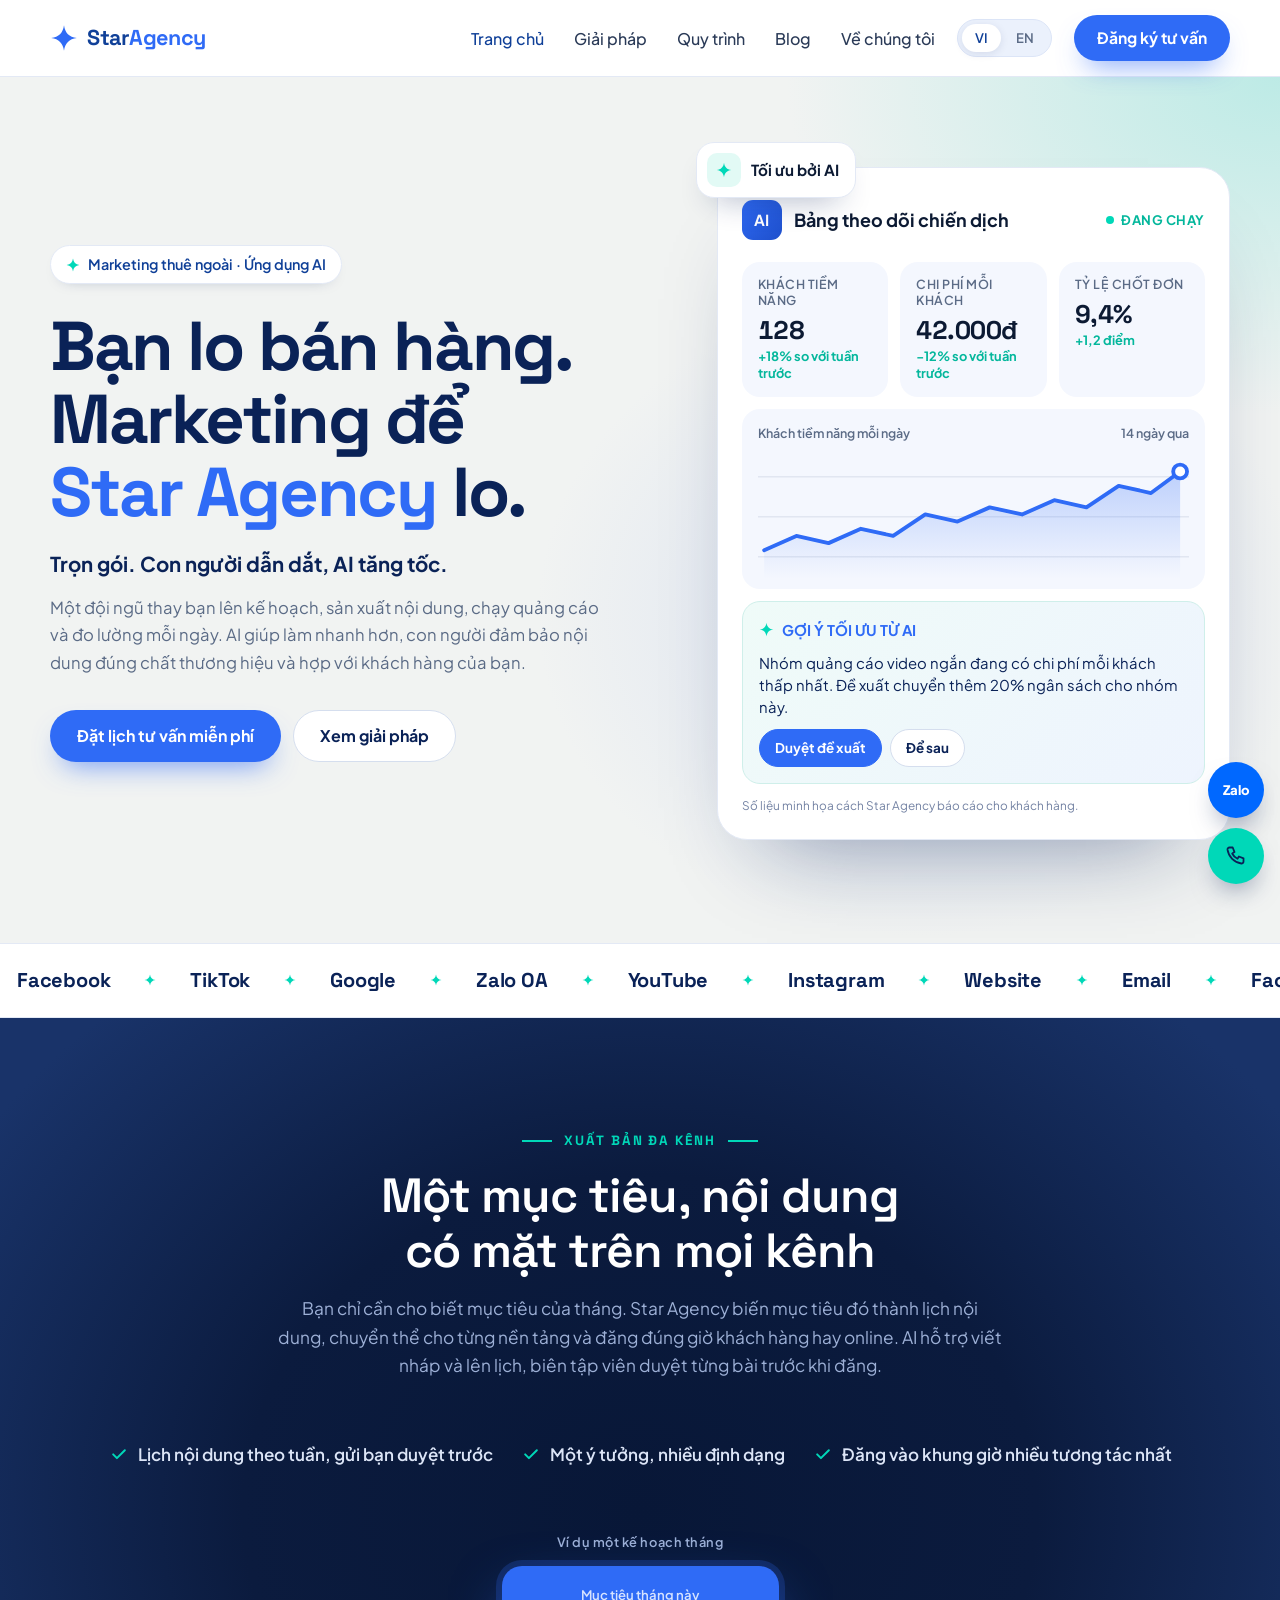
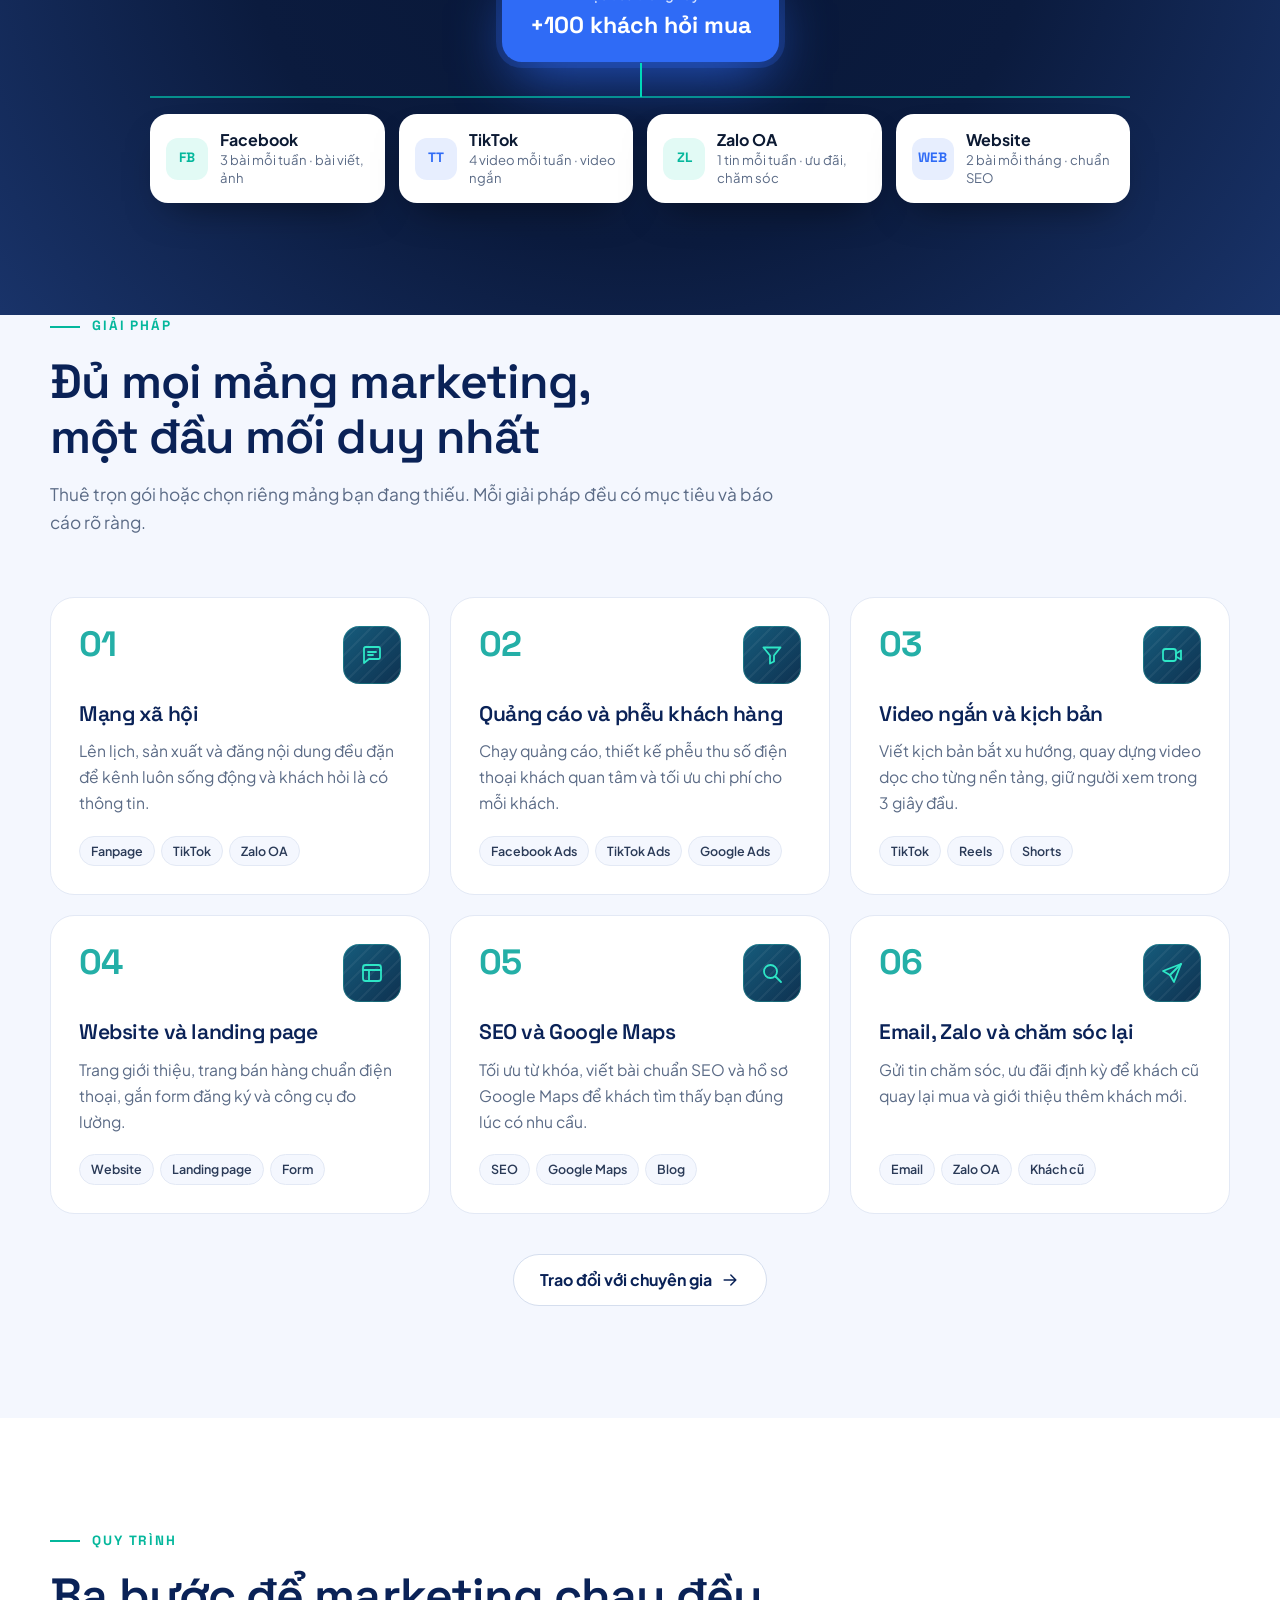
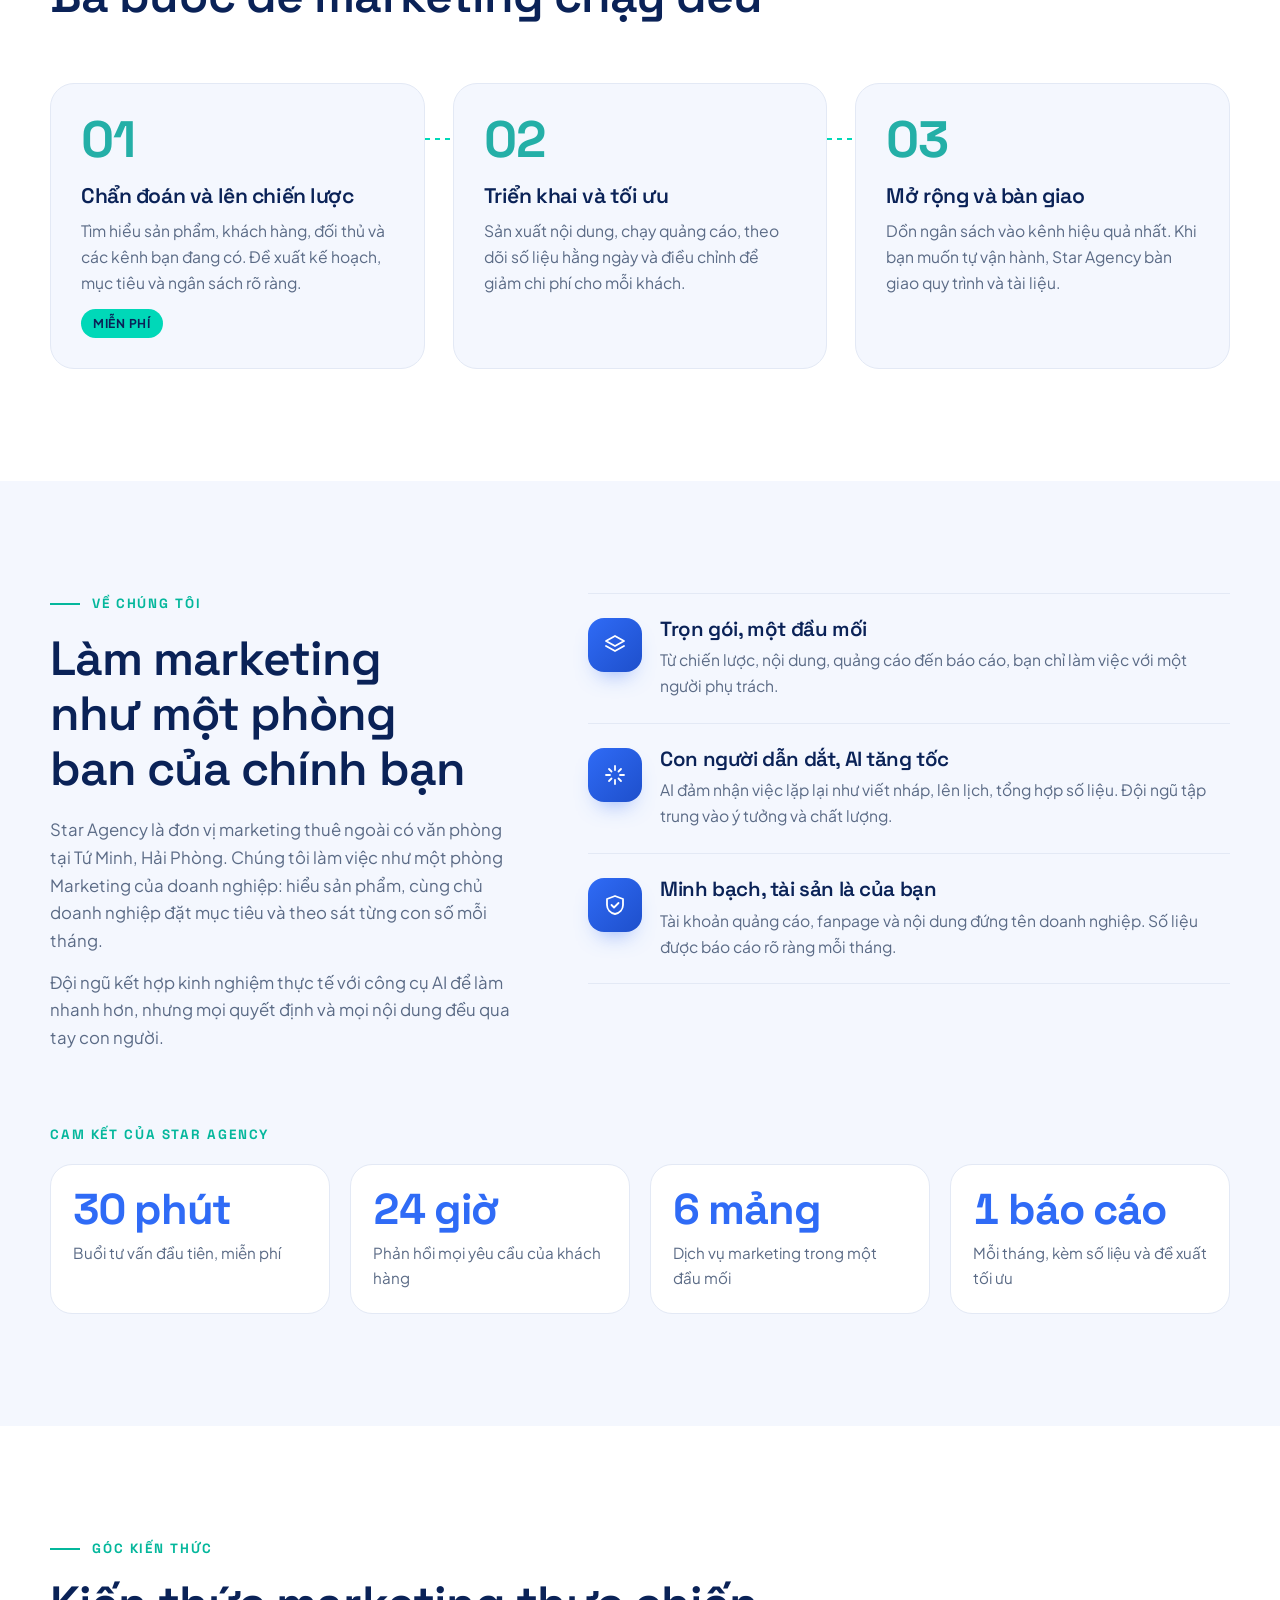
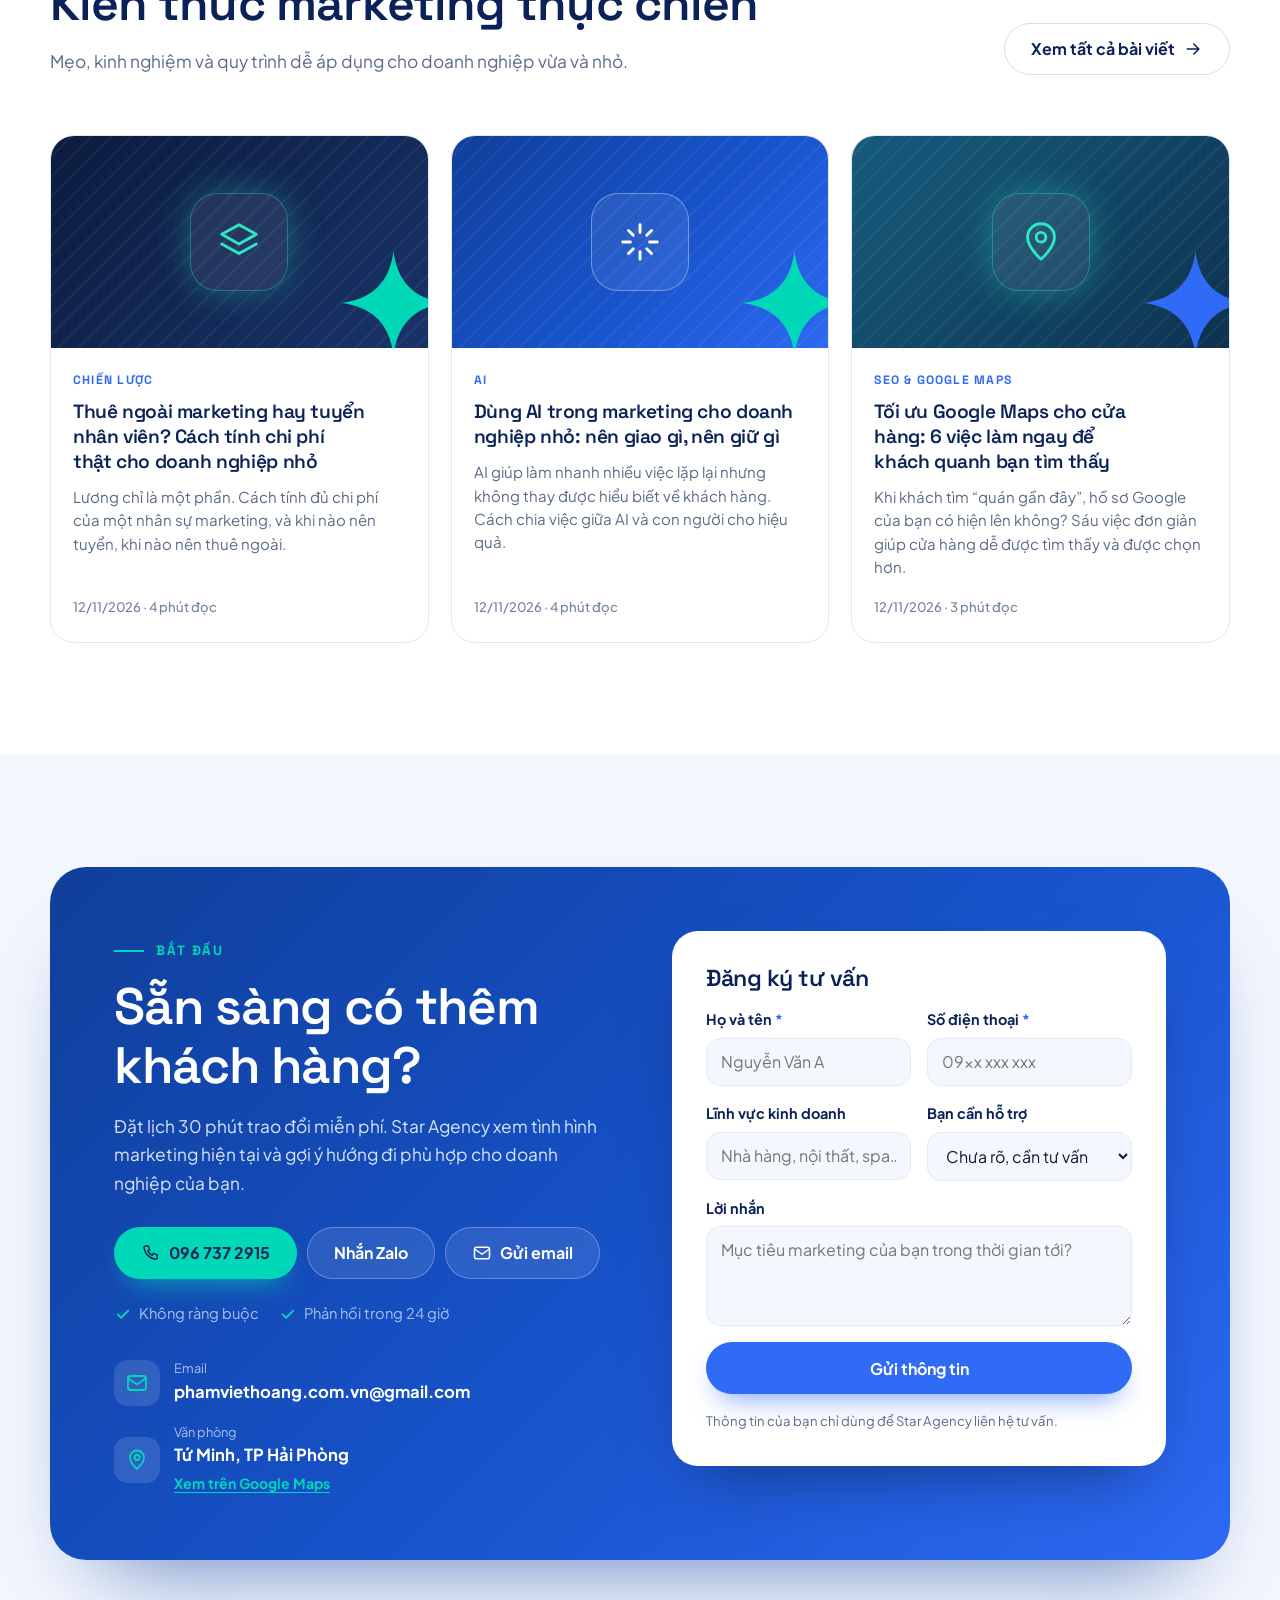
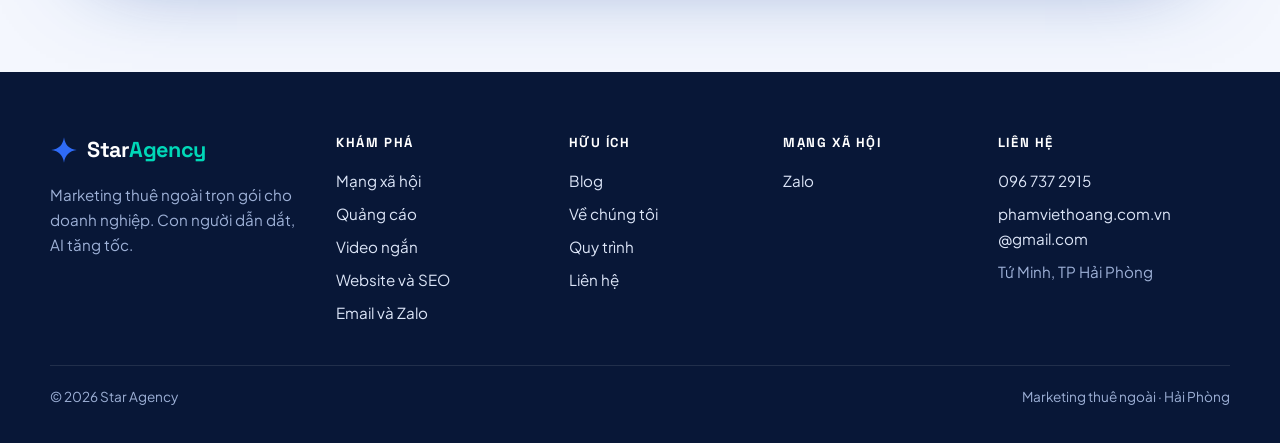
<file: index.html>
<!DOCTYPE html>
<html lang="vi">
<head>
<meta charset="utf-8">
<meta name="viewport" content="width=device-width, initial-scale=1">
<title>Star Agency · Marketing thuê ngoài Hải Phòng</title>
<meta name="description" content="Star Agency: Marketing trọn gói cho doanh nghiệp, con người dẫn dắt, AI tăng tốc. Mạng xã hội, quảng cáo, video ngắn, website, SEO tại Hải Phòng. Tư vấn miễn phí: 096 737 2915.">
<meta property="og:type" content="website">
<meta property="og:locale" content="vi_VN">
<meta property="og:site_name" content="Star Agency">
<meta property="og:title" content="Star Agency · Marketing thuê ngoài Hải Phòng">
<meta property="og:description" content="Star Agency: Marketing trọn gói cho doanh nghiệp, con người dẫn dắt, AI tăng tốc. Mạng xã hội, quảng cáo, video ngắn, website, SEO tại Hải Phòng. Tư vấn miễn phí: 096 737 2915.">
<meta name="theme-color" content="#FFFFFF">
<link rel="icon" href="data:image/svg+xml,%3Csvg xmlns='http://www.w3.org/2000/svg' viewBox='0 0 24 24'%3E%3Cpath fill='%232F6BF6' d='M12 1C12.9 7.6 16.4 11.1 23 12C16.4 12.9 12.9 16.4 12 23C11.1 16.4 7.6 12.9 1 12C7.6 11.1 11.1 7.6 12 1Z'/%3E%3C/svg%3E">
<link rel="preconnect" href="https://fonts.googleapis.com">
<link rel="preconnect" href="https://fonts.gstatic.com" crossorigin>
<link href="https://fonts.googleapis.com/css2?family=Plus+Jakarta+Sans:wght@400;500;600;700;800&amp;family=Space+Grotesk:wght@500;600;700&amp;display=swap" rel="stylesheet">
<link href="assets/site.css" rel="stylesheet">
<script type="application/ld+json">{"@context": "https://schema.org", "@type": "ProfessionalService", "name": "Star Agency", "description": "Dịch vụ Marketing thuê ngoài cho doanh nghiệp, ứng dụng AI", "telephone": "+84967372915", "email": "phamviethoang.com.vn@gmail.com", "address": {"@type": "PostalAddress", "addressLocality": "Tứ Minh", "addressRegion": "Hải Phòng", "addressCountry": "VN"}, "areaServed": "Việt Nam"}</script>
</head>
<body>
<svg width="0" height="0" style="position:absolute" aria-hidden="true">
  <symbol id="i-star" viewBox="0 0 24 24"><path fill="currentColor" d="M12 1C12.9 7.6 16.4 11.1 23 12C16.4 12.9 12.9 16.4 12 23C11.1 16.4 7.6 12.9 1 12C7.6 11.1 11.1 7.6 12 1Z"/></symbol>
  <symbol id="i-check" viewBox="0 0 24 24"><path d="M5 12.5l4.5 4.5L19 7.5"/></symbol>
  <symbol id="i-phone" viewBox="0 0 24 24"><path d="M5.5 3.5h3.2l1.8 4.6-2.3 1.4a11.5 11.5 0 0 0 5.3 5.3l1.4-2.3 4.6 1.8v3.2a2 2 0 0 1-2.2 2A16.5 16.5 0 0 1 3.5 5.7a2 2 0 0 1 2-2.2z"/></symbol>
  <symbol id="i-mail" viewBox="0 0 24 24"><rect x="3" y="5" width="18" height="14" rx="2.5"/><path d="M3.5 7.5l8.5 6 8.5-6"/></symbol>
  <symbol id="i-pin" viewBox="0 0 24 24"><path d="M12 21s-7-6.2-7-11.5a7 7 0 0 1 14 0C19 14.8 12 21 12 21z"/><circle cx="12" cy="9.5" r="2.5"/></symbol>
  <symbol id="i-chat" viewBox="0 0 24 24"><path d="M4 5.5A1.5 1.5 0 0 1 5.5 4h13A1.5 1.5 0 0 1 20 5.5v9a1.5 1.5 0 0 1-1.5 1.5H9l-5 4z"/><path d="M8 9h8M8 12h5"/></symbol>
  <symbol id="i-funnel" viewBox="0 0 24 24"><path d="M3.5 4.5h17l-6.5 8v6l-4 2v-8z"/></symbol>
  <symbol id="i-video" viewBox="0 0 24 24"><rect x="3" y="6" width="13" height="12" rx="2.5"/><path d="M16 10.5l5-3v9l-5-3z"/></symbol>
  <symbol id="i-layout" viewBox="0 0 24 24"><rect x="3" y="4" width="18" height="16" rx="2.5"/><path d="M3 9h18M9 9v11"/></symbol>
  <symbol id="i-search" viewBox="0 0 24 24"><circle cx="10.5" cy="10.5" r="6.5"/><path d="M15.5 15.5L21 21"/></symbol>
  <symbol id="i-send" viewBox="0 0 24 24"><path d="M21 3L10 14"/><path d="M21 3l-7 18-4-7-7-4z"/></symbol>
  <symbol id="i-layers" viewBox="0 0 24 24"><path d="M12 3l9 5-9 5-9-5z"/><path d="M3 13l9 5 9-5"/></symbol>
  <symbol id="i-spark" viewBox="0 0 24 24"><path d="M12 3v4M12 17v4M3 12h4M17 12h4M6 6l2.5 2.5M15.5 15.5L18 18M18 6l-2.5 2.5M8.5 15.5L6 18"/></symbol>
  <symbol id="i-shield" viewBox="0 0 24 24"><path d="M12 3l8 3v6c0 4.5-3.4 8-8 9-4.6-1-8-4.5-8-9V6z"/><path d="M8.5 12l2.5 2.5 4.5-4.5"/></symbol>
  <symbol id="i-calendar" viewBox="0 0 24 24"><rect x="3.5" y="5" width="17" height="15.5" rx="2.5"/><path d="M3.5 10h17M8 3v4M16 3v4"/></symbol>
  <symbol id="i-menu" viewBox="0 0 24 24"><path d="M4 7h16M4 12h16M4 17h16"/></symbol>
  <symbol id="i-left" viewBox="0 0 24 24"><path d="M19 12H5M11 6l-6 6 6 6"/></symbol>
  <symbol id="i-right" viewBox="0 0 24 24"><path d="M5 12h14M13 6l6 6-6 6"/></symbol>
</svg>
<header class="site-header">
  <div class="wrap nav">
    <a class="brand" href="#top" aria-label="Star Agency, về trang chủ" data-i18n-aria="k11">
      <svg aria-hidden="true"><use href="#i-star"/></svg>
      <span>Star<b>Agency</b></span>
    </a>
    <ul class="nav-links">
<li><a href="#top" aria-current="page"><span data-i18n="k1">Trang chủ</span></a></li>
<li><a href="#giai-phap"><span data-i18n="k2">Giải pháp</span></a></li>
<li><a href="#quy-trinh"><span data-i18n="k3">Quy trình</span></a></li>
<li><a href="blog/index.html"><span data-i18n="k4">Blog</span></a></li>
<li><a href="#ve-chung-toi"><span data-i18n="k5">Về chúng tôi</span></a></li>
    </ul>
    <div class="lang" role="group" aria-label="Ngôn ngữ / Language">
      <button type="button" data-lang="vi" aria-pressed="true">VI</button>
      <button type="button" data-lang="en" aria-pressed="false">EN</button>
    </div>
    <a class="btn btn-primary btn-sm cta-desktop" href="#lien-he"><span data-i18n="k12">Đăng ký tư vấn</span></a>
    <button class="menu-btn" id="menu-btn" type="button" aria-expanded="false" aria-controls="mobile-menu" aria-label="Mở menu" data-i18n-aria="k13"><svg class="ic-svg" aria-hidden="true"><use href="#i-menu"/></svg></button>
  </div>
  <nav class="wrap mobile-menu" id="mobile-menu" hidden aria-label="Menu" data-i18n-aria="k14">
    <ul>
<li><a href="#top" aria-current="page"><span data-i18n="k6">Trang chủ</span></a></li>
<li><a href="#giai-phap"><span data-i18n="k7">Giải pháp</span></a></li>
<li><a href="#quy-trinh"><span data-i18n="k8">Quy trình</span></a></li>
<li><a href="blog/index.html"><span data-i18n="k9">Blog</span></a></li>
<li><a href="#ve-chung-toi"><span data-i18n="k10">Về chúng tôi</span></a></li>
    </ul>
    <a class="btn btn-primary" href="#lien-he"><span data-i18n="k15">Đăng ký tư vấn miễn phí</span></a>
  </nav>
</header>

<main id="top">

  <section class="hero">
    <div class="wrap hero-grid">
      <div class="hero-copy">
        <p class="eyebrow"><svg aria-hidden="true"><use href="#i-star"/></svg> <span data-i18n="k35">Marketing thuê ngoài · Ứng dụng AI</span></p>
        <h1 data-i18n="k36">Bạn lo bán hàng.<br>Marketing để <span class="nw hl">Star Agency</span> lo.</h1>
        <p class="tagline" data-i18n="k37">Trọn gói. Con người dẫn dắt, AI tăng tốc.</p>
        <p class="lead" data-i18n="k38">Một đội ngũ thay bạn lên kế hoạch, sản xuất nội dung, chạy quảng cáo và đo lường mỗi ngày. AI giúp làm nhanh hơn, con người đảm bảo nội dung đúng chất thương hiệu và hợp với khách hàng của bạn.</p>
        <div class="cta-row">
          <a class="btn btn-primary" href="#lien-he"><span data-i18n="k39">Đặt lịch tư vấn miễn phí</span></a>
          <a class="btn btn-outline" href="#giai-phap"><span data-i18n="k40">Xem giải pháp</span></a>
        </div>
      </div>

      <div class="dash" aria-label="Ví dụ bảng theo dõi chiến dịch" data-i18n-aria="k41">
        <div class="dash-chip"><span class="sp"><svg aria-hidden="true"><use href="#i-star"/></svg></span><span data-i18n="k42">Tối ưu bởi AI</span></div>
        <div class="dash-head">
          <div class="dash-title"><span class="ai-badge" aria-hidden="true">AI</span><span data-i18n="k43">Bảng theo dõi chiến dịch</span></div>
          <span class="live"><i></i><span data-i18n="k44">ĐANG CHẠY</span></span>
        </div>
        <div class="kpis">
          <div class="kpi"><span data-i18n="k45">Khách tiềm năng</span><strong>128</strong><em data-i18n="k46">+18%<span class="vs"> so với tuần trước</span></em></div>
          <div class="kpi"><span data-i18n="k47">Chi phí mỗi khách</span><strong>42.000đ</strong><em data-i18n="k48">−12%<span class="vs"> so với tuần trước</span></em></div>
          <div class="kpi"><span data-i18n="k49">Tỷ lệ chốt đơn</span><strong data-i18n="k50">9,4%</strong><em data-i18n="k51">+1,2 điểm</em></div>
        </div>
        <div class="chart">
          <div class="chart-top"><span data-i18n="k52">Khách tiềm năng mỗi ngày</span><span data-i18n="k53">14 ngày qua</span></div>
          <svg viewBox="0 0 280 84" role="img" aria-label="Biểu đồ khách tiềm năng tăng dần từ 6 lên 17 khách mỗi ngày" data-i18n-aria="k54">
            <defs>
              <linearGradient id="g-area" x1="0" y1="0" x2="0" y2="1">
                <stop offset="0" stop-color="#2F6BF6" stop-opacity=".28"/>
                <stop offset="1" stop-color="#2F6BF6" stop-opacity="0"/>
              </linearGradient>
            </defs>
            <g stroke="rgba(10,34,87,.08)" stroke-width="1">
              <line x1="0" y1="18" x2="280" y2="18"/><line x1="0" y1="44" x2="280" y2="44"/><line x1="0" y1="70" x2="280" y2="70"/>
            </g>
            <path d="M4,65.7 L24.9,56.4 L45.8,61.1 L66.8,51.8 L87.7,56.4 L108.6,42.5 L129.5,47.1 L150.4,37.9 L171.4,42.5 L192.3,33.2 L213.2,37.9 L234.1,23.9 L255.1,28.6 L274,14.6 L274,84 L4,84 Z" fill="url(#g-area)"/>
            <path class="line" d="M4,65.7 L24.9,56.4 L45.8,61.1 L66.8,51.8 L87.7,56.4 L108.6,42.5 L129.5,47.1 L150.4,37.9 L171.4,42.5 L192.3,33.2 L213.2,37.9 L234.1,23.9 L255.1,28.6 L274,14.6" fill="none" stroke="#2F6BF6" stroke-width="2.5" stroke-linejoin="round" stroke-linecap="round"/>
            <circle cx="274" cy="14.6" r="4.5" fill="#fff" stroke="#2F6BF6" stroke-width="2.5"/>
          </svg>
        </div>
        <div class="suggest">
          <div class="suggest-title"><svg aria-hidden="true"><use href="#i-star"/></svg><span data-i18n="k55">GỢI Ý TỐI ƯU TỪ AI</span></div>
          <p data-i18n="k56">Nhóm quảng cáo video ngắn đang có chi phí mỗi khách thấp nhất. Đề xuất chuyển thêm 20% ngân sách cho nhóm này.</p>
          <div class="suggest-actions" id="suggest-actions">
            <button class="chip-btn primary" type="button" id="approve-btn"><span data-i18n="k57">Duyệt đề xuất</span></button>
            <button class="chip-btn" type="button" id="later-btn"><span data-i18n="k58">Để sau</span></button>
          </div>
        </div>
        <p class="demo-note" data-i18n="k59">Số liệu minh họa cách Star Agency báo cáo cho khách hàng.</p>
      </div>
    </div>
  </section>

  <div class="strip" aria-label="Các nền tảng Star Agency triển khai" data-i18n-aria="k60">
    <div class="strip-track">
      <ul><li>Facebook</li><li>TikTok</li><li>Google</li><li>Zalo OA</li><li>YouTube</li><li>Instagram</li><li>Website</li><li>Email</li></ul>
      <ul aria-hidden="true"><li>Facebook</li><li>TikTok</li><li>Google</li><li>Zalo OA</li><li>YouTube</li><li>Instagram</li><li>Website</li><li>Email</li></ul>
    </div>
  </div>

  <section id="da-kenh" class="dark-band">
    <div class="wrap">
      <div class="section-head center">
        <span class="kicker" data-i18n="k61">Xuất bản đa kênh</span>
        <h2 data-i18n="k62">Một mục tiêu, nội dung có mặt trên mọi kênh</h2>
        <p data-i18n="k63">Bạn chỉ cần cho biết mục tiêu của tháng. Star Agency biến mục tiêu đó thành lịch nội dung, chuyển thể cho từng nền tảng và đăng đúng giờ khách hàng hay online. AI hỗ trợ viết nháp và lên lịch, biên tập viên duyệt từng bài trước khi đăng.</p>
      </div>
      <ul class="checks">
        <li><svg class="ic-svg" aria-hidden="true"><use href="#i-check"/></svg><span data-i18n="k64">Lịch nội dung theo tuần, gửi bạn duyệt trước</span></li>
        <li><svg class="ic-svg" aria-hidden="true"><use href="#i-check"/></svg><span data-i18n="k65">Một ý tưởng, nhiều định dạng</span></li>
        <li><svg class="ic-svg" aria-hidden="true"><use href="#i-check"/></svg><span data-i18n="k66">Đăng vào khung giờ nhiều tương tác nhất</span></li>
      </ul>
      <div class="fan">
        <p class="fan-label" data-i18n="k67">Ví dụ một kế hoạch tháng</p>
        <div class="goal"><span data-i18n="k68">Mục tiêu tháng này</span><strong data-i18n="k69">+100 khách hỏi mua</strong></div>
        <div class="channels">
          <div class="channel"><span class="badge" aria-hidden="true">FB</span><div><b>Facebook</b><small data-i18n="k70">3 bài mỗi tuần · bài viết, ảnh</small></div></div>
          <div class="channel"><span class="badge" aria-hidden="true">TT</span><div><b>TikTok</b><small data-i18n="k71">4 video mỗi tuần · video ngắn</small></div></div>
          <div class="channel"><span class="badge" aria-hidden="true">ZL</span><div><b>Zalo OA</b><small data-i18n="k72">1 tin mỗi tuần · ưu đãi, chăm sóc</small></div></div>
          <div class="channel"><span class="badge" aria-hidden="true">WEB</span><div><b>Website</b><small data-i18n="k73">2 bài mỗi tháng · chuẩn SEO</small></div></div>
        </div>
      </div>
    </div>
  </section>

  <section id="giai-phap" style="padding-top:0">
    <div class="wrap">
      <div class="section-head">
        <span class="kicker" data-i18n="k74">Giải pháp</span>
        <h2 data-i18n="k75">Đủ mọi mảng marketing, một đầu mối duy nhất</h2>
        <p data-i18n="k76">Thuê trọn gói hoặc chọn riêng mảng bạn đang thiếu. Mỗi giải pháp đều có mục tiêu và báo cáo rõ ràng.</p>
      </div>
      <div class="solutions">
        <article class="sol">
          <div class="sol-top"><span class="sol-n">01</span><span class="ic"><svg class="ic-svg" aria-hidden="true"><use href="#i-chat"/></svg></span></div>
          <h3 data-i18n="k16">Mạng xã hội</h3>
          <p data-i18n="k17">Lên lịch, sản xuất và đăng nội dung đều đặn để kênh luôn sống động và khách hỏi là có thông tin.</p>
          <ul class="tags"><li>Fanpage</li><li>TikTok</li><li>Zalo OA</li></ul>
        </article>
<article class="sol">
          <div class="sol-top"><span class="sol-n">02</span><span class="ic"><svg class="ic-svg" aria-hidden="true"><use href="#i-funnel"/></svg></span></div>
          <h3 data-i18n="k18">Quảng cáo và phễu khách hàng</h3>
          <p data-i18n="k19">Chạy quảng cáo, thiết kế phễu thu số điện thoại khách quan tâm và tối ưu chi phí cho mỗi khách.</p>
          <ul class="tags"><li>Facebook Ads</li><li>TikTok Ads</li><li>Google Ads</li></ul>
        </article>
<article class="sol">
          <div class="sol-top"><span class="sol-n">03</span><span class="ic"><svg class="ic-svg" aria-hidden="true"><use href="#i-video"/></svg></span></div>
          <h3 data-i18n="k20">Video ngắn và kịch bản</h3>
          <p data-i18n="k21">Viết kịch bản bắt xu hướng, quay dựng video dọc cho từng nền tảng, giữ người xem trong 3 giây đầu.</p>
          <ul class="tags"><li>TikTok</li><li>Reels</li><li>Shorts</li></ul>
        </article>
<article class="sol">
          <div class="sol-top"><span class="sol-n">04</span><span class="ic"><svg class="ic-svg" aria-hidden="true"><use href="#i-layout"/></svg></span></div>
          <h3 data-i18n="k22">Website và landing page</h3>
          <p data-i18n="k23">Trang giới thiệu, trang bán hàng chuẩn điện thoại, gắn form đăng ký và công cụ đo lường.</p>
          <ul class="tags"><li>Website</li><li>Landing page</li><li>Form</li></ul>
        </article>
<article class="sol">
          <div class="sol-top"><span class="sol-n">05</span><span class="ic"><svg class="ic-svg" aria-hidden="true"><use href="#i-search"/></svg></span></div>
          <h3 data-i18n="k24">SEO và Google Maps</h3>
          <p data-i18n="k25">Tối ưu từ khóa, viết bài chuẩn SEO và hồ sơ Google Maps để khách tìm thấy bạn đúng lúc có nhu cầu.</p>
          <ul class="tags"><li>SEO</li><li>Google Maps</li><li>Blog</li></ul>
        </article>
<article class="sol">
          <div class="sol-top"><span class="sol-n">06</span><span class="ic"><svg class="ic-svg" aria-hidden="true"><use href="#i-send"/></svg></span></div>
          <h3 data-i18n="k26">Email, Zalo và chăm sóc lại</h3>
          <p data-i18n="k27">Gửi tin chăm sóc, ưu đãi định kỳ để khách cũ quay lại mua và giới thiệu thêm khách mới.</p>
          <ul class="tags"><li>Email</li><li>Zalo OA</li><li data-i18n="k28">Khách cũ</li></ul>
        </article>
      </div>
      <div class="center-cta"><a class="btn btn-outline" href="#lien-he"><span data-i18n="k77">Trao đổi với chuyên gia</span><svg class="ic-svg" aria-hidden="true"><use href="#i-right"/></svg></a></div>
    </div>
  </section>

  <section id="quy-trinh" class="bg-white">
    <div class="wrap">
      <div class="section-head">
        <span class="kicker" data-i18n="k78">Quy trình</span>
        <h2 data-i18n="k79">Ba bước để marketing chạy đều</h2>
      </div>
      <ol class="steps">
        <li class="step">
          <span class="step-n" aria-hidden="true">01</span>
          <h3 data-i18n="k80">Chẩn đoán và lên chiến lược</h3>
          <p data-i18n="k81">Tìm hiểu sản phẩm, khách hàng, đối thủ và các kênh bạn đang có. Đề xuất kế hoạch, mục tiêu và ngân sách rõ ràng.</p>
          <span class="free" data-i18n="k82">MIỄN PHÍ</span>
        </li>
        <li class="step">
          <span class="step-n" aria-hidden="true">02</span>
          <h3 data-i18n="k83">Triển khai và tối ưu</h3>
          <p data-i18n="k84">Sản xuất nội dung, chạy quảng cáo, theo dõi số liệu hằng ngày và điều chỉnh để giảm chi phí cho mỗi khách.</p>
        </li>
        <li class="step">
          <span class="step-n" aria-hidden="true">03</span>
          <h3 data-i18n="k85">Mở rộng và bàn giao</h3>
          <p data-i18n="k86">Dồn ngân sách vào kênh hiệu quả nhất. Khi bạn muốn tự vận hành, Star Agency bàn giao quy trình và tài liệu.</p>
        </li>
      </ol>
    </div>
  </section>

  <section id="ve-chung-toi">
    <div class="wrap">
      <div class="about-grid">
        <div>
          <div class="section-head">
            <span class="kicker" data-i18n="k87">Về chúng tôi</span>
            <h2 data-i18n="k88">Làm marketing như một phòng ban của chính bạn</h2>
          </div>
          <div class="about-text" style="margin-top:20px">
            <p data-i18n="k89">Star Agency là đơn vị marketing thuê ngoài có văn phòng tại Tứ Minh, Hải Phòng. Chúng tôi làm việc như một phòng Marketing của doanh nghiệp: hiểu sản phẩm, cùng chủ doanh nghiệp đặt mục tiêu và theo sát từng con số mỗi tháng.</p>
            <p data-i18n="k90">Đội ngũ kết hợp kinh nghiệm thực tế với công cụ AI để làm nhanh hơn, nhưng mọi quyết định và mọi nội dung đều qua tay con người.</p>
          </div>
        </div>
        <div class="why-list">
          <div class="why"><span class="ic"><svg class="ic-svg" aria-hidden="true"><use href="#i-layers"/></svg></span><div><h3 data-i18n="k91">Trọn gói, một đầu mối</h3><p data-i18n="k92">Từ chiến lược, nội dung, quảng cáo đến báo cáo, bạn chỉ làm việc với một người phụ trách.</p></div></div>
          <div class="why"><span class="ic"><svg class="ic-svg" aria-hidden="true"><use href="#i-spark"/></svg></span><div><h3 data-i18n="k93">Con người dẫn dắt, AI tăng tốc</h3><p data-i18n="k94">AI đảm nhận việc lặp lại như viết nháp, lên lịch, tổng hợp số liệu. Đội ngũ tập trung vào ý tưởng và chất lượng.</p></div></div>
          <div class="why"><span class="ic"><svg class="ic-svg" aria-hidden="true"><use href="#i-shield"/></svg></span><div><h3 data-i18n="k95">Minh bạch, tài sản là của bạn</h3><p data-i18n="k96">Tài khoản quảng cáo, fanpage và nội dung đứng tên doanh nghiệp. Số liệu được báo cáo rõ ràng mỗi tháng.</p></div></div>
        </div>
      </div>
      <p class="commit-label" data-i18n="k97">Cam kết của Star Agency</p>
      <div class="commits">
        <div class="commit"><strong data-i18n="k98">30 phút</strong><span data-i18n="k99">Buổi tư vấn đầu tiên, miễn phí</span></div>
        <div class="commit"><strong data-i18n="k100">24 giờ</strong><span data-i18n="k101">Phản hồi mọi yêu cầu của khách hàng</span></div>
        <div class="commit"><strong data-i18n="k102">6 mảng</strong><span data-i18n="k103">Dịch vụ marketing trong một đầu mối</span></div>
        <div class="commit"><strong data-i18n="k104">1 báo cáo</strong><span data-i18n="k105">Mỗi tháng, kèm số liệu và đề xuất tối ưu</span></div>
      </div>
    </div>
  </section>

  <section id="kien-thuc" class="bg-white">
    <div class="wrap">
      <div class="section-head row">
        <div>
          <span class="kicker" data-i18n="k106">Góc kiến thức</span>
          <h2 data-i18n="k107">Kiến thức marketing thực chiến</h2>
          <p data-i18n="k108">Mẹo, kinh nghiệm và quy trình dễ áp dụng cho doanh nghiệp vừa và nhỏ.</p>
        </div>
        <a class="btn btn-outline" href="blog/index.html"><span data-i18n="k109">Xem tất cả bài viết</span><svg class="ic-svg" aria-hidden="true"><use href="#i-right"/></svg></a>
      </div>
      <div class="posts">
        <a class="post-card" href="blog/thue-ngoai-marketing-hay-tuyen-nhan-vien.html" data-cat="chien-luoc">
  <div class="cover" aria-hidden="true"><div class="cover-ic"><svg class="ic-svg" aria-hidden="true"><use href="#i-layers"/></svg></div><svg class="cover-star"><use href="#i-star"/></svg></div>
  <div class="post-body">
    <span class="post-cat" data-i18n="k29">Chiến lược</span>
    <h3>Thuê ngoài marketing hay tuyển nhân viên? Cách tính chi phí thật cho doanh nghiệp nhỏ</h3>
    <p>Lương chỉ là một phần. Cách tính đủ chi phí của một nhân sự marketing, và khi nào nên tuyển, khi nào nên thuê ngoài.</p>
    <div class="post-meta"><span data-i18n="k30">12/11/2026 · 4 phút đọc</span></div>
  </div>
</a>
<a class="post-card" href="blog/dung-ai-trong-marketing-cho-doanh-nghiep-nho.html" data-cat="ai">
  <div class="cover v2" aria-hidden="true"><div class="cover-ic"><svg class="ic-svg" aria-hidden="true"><use href="#i-spark"/></svg></div><svg class="cover-star"><use href="#i-star"/></svg></div>
  <div class="post-body">
    <span class="post-cat" data-i18n="k31">AI</span>
    <h3>Dùng AI trong marketing cho doanh nghiệp nhỏ: nên giao gì, nên giữ gì</h3>
    <p>AI giúp làm nhanh nhiều việc lặp lại nhưng không thay được hiểu biết về khách hàng. Cách chia việc giữa AI và con người cho hiệu quả.</p>
    <div class="post-meta"><span data-i18n="k32">12/11/2026 · 4 phút đọc</span></div>
  </div>
</a>
<a class="post-card" href="blog/toi-uu-google-maps-cho-cua-hang.html" data-cat="seo">
  <div class="cover v3" aria-hidden="true"><div class="cover-ic"><svg class="ic-svg" aria-hidden="true"><use href="#i-pin"/></svg></div><svg class="cover-star"><use href="#i-star"/></svg></div>
  <div class="post-body">
    <span class="post-cat" data-i18n="k33">SEO &amp; Google Maps</span>
    <h3>Tối ưu Google Maps cho cửa hàng: 6 việc làm ngay để khách quanh bạn tìm thấy</h3>
    <p>Khi khách tìm “quán gần đây”, hồ sơ Google của bạn có hiện lên không? Sáu việc đơn giản giúp cửa hàng dễ được tìm thấy và được chọn hơn.</p>
    <div class="post-meta"><span data-i18n="k34">12/11/2026 · 3 phút đọc</span></div>
  </div>
</a>
      </div>
    </div>
  </section>

  <section id="lien-he">
    <div class="wrap"><div class="cta-card"><div class="cta-grid">
      <div class="cta-copy">
        <span class="kicker" data-i18n="k118">Bắt đầu</span>
        <h2 data-i18n="k119">Sẵn sàng có thêm khách hàng?</h2>
        <p data-i18n="k120">Đặt lịch 30 phút trao đổi miễn phí. Star Agency xem tình hình marketing hiện tại và gợi ý hướng đi phù hợp cho doanh nghiệp của bạn.</p>
        <div class="cta-buttons">
          <a class="btn btn-teal" href="tel:+84967372915"><svg class="ic-svg" aria-hidden="true"><use href="#i-phone"/></svg>096 737 2915</a>
          <a class="btn btn-glass" href="https://zalo.me/0967372915" target="_blank" rel="noopener"><span data-i18n="k121">Nhắn Zalo</span></a>
          <a class="btn btn-glass" href="mailto:phamviethoang.com.vn@gmail.com"><svg class="ic-svg" aria-hidden="true"><use href="#i-mail"/></svg><span data-i18n="k122">Gửi email</span></a>
        </div>
        <ul class="no-commit">
          <li><svg class="ic-svg" aria-hidden="true"><use href="#i-check"/></svg><span data-i18n="k123">Không ràng buộc</span></li>
          <li><svg class="ic-svg" aria-hidden="true"><use href="#i-check"/></svg><span data-i18n="k124">Phản hồi trong 24 giờ</span></li>
        </ul>
        <ul class="contact-list">
          <li>
            <span class="ic"><svg class="ic-svg" aria-hidden="true"><use href="#i-mail"/></svg></span>
            <div><span class="lbl">Email</span><a class="val" href="mailto:phamviethoang.com.vn@gmail.com">phamviethoang.com.vn<wbr>@gmail.com</a></div>
          </li>
          <li>
            <span class="ic"><svg class="ic-svg" aria-hidden="true"><use href="#i-pin"/></svg></span>
            <div>
              <span class="lbl" data-i18n="k125">Văn phòng</span>
              <span class="val" data-i18n="k126">Tứ Minh, TP Hải Phòng</span><br>
              <a class="map-link" href="https://www.google.com/maps/search/?api=1&amp;query=T%E1%BB%A9%20Minh%2C%20H%E1%BA%A3i%20Ph%C3%B2ng" target="_blank" rel="noopener"><span data-i18n="k127">Xem trên Google Maps</span></a>
            </div>
          </li>
        </ul>
      </div>

      <form class="lead-form" id="lead-form" novalidate>
        <h3 data-i18n="k128">Đăng ký tư vấn</h3>
        <div class="row-2">
          <div class="field">
            <label for="lead-name"><span data-i18n="k129">Họ và tên</span> <span class="req">*</span></label>
            <input id="lead-name" name="name" type="text" autocomplete="name" placeholder="Nguyễn Văn A" data-i18n-ph="k130" aria-describedby="err-name">
            <span class="err" id="err-name"></span>
          </div>
          <div class="field">
            <label for="lead-phone"><span data-i18n="k131">Số điện thoại</span> <span class="req">*</span></label>
            <input id="lead-phone" name="phone" type="tel" inputmode="tel" autocomplete="tel" placeholder="09xx xxx xxx" aria-describedby="err-phone">
            <span class="err" id="err-phone"></span>
          </div>
        </div>
        <div class="row-2">
          <div class="field">
            <label for="lead-business"><span data-i18n="k132">Lĩnh vực kinh doanh</span></label>
            <input id="lead-business" name="business" type="text" placeholder="Nhà hàng, nội thất, spa…" data-i18n-ph="k133">
          </div>
          <div class="field">
            <label for="lead-service"><span data-i18n="k134">Bạn cần hỗ trợ</span></label>
            <select id="lead-service" name="service">
<option value="Chưa rõ, cần tư vấn" data-vi="Chưa rõ, cần tư vấn" data-i18n="k110">Chưa rõ, cần tư vấn</option>
<option value="Trọn gói marketing" data-vi="Trọn gói marketing" data-i18n="k111">Trọn gói marketing</option>
<option value="Mạng xã hội" data-vi="Mạng xã hội" data-i18n="k112">Mạng xã hội</option>
<option value="Quảng cáo và phễu khách hàng" data-vi="Quảng cáo và phễu khách hàng" data-i18n="k113">Quảng cáo và phễu khách hàng</option>
<option value="Video ngắn và kịch bản" data-vi="Video ngắn và kịch bản" data-i18n="k114">Video ngắn và kịch bản</option>
<option value="Website và landing page" data-vi="Website và landing page" data-i18n="k115">Website và landing page</option>
<option value="SEO và Google Maps" data-vi="SEO và Google Maps" data-i18n="k116">SEO và Google Maps</option>
<option value="Email, Zalo và chăm sóc lại" data-vi="Email, Zalo và chăm sóc lại" data-i18n="k117">Email, Zalo và chăm sóc lại</option>
            </select>
          </div>
        </div>
        <div class="field">
          <label for="lead-message"><span data-i18n="k135">Lời nhắn</span></label>
          <textarea id="lead-message" name="message" placeholder="Mục tiêu marketing của bạn trong thời gian tới?" data-i18n-ph="k136"></textarea>
        </div>
        <button class="btn btn-primary" type="submit" id="lead-submit"><span data-i18n="k137">Gửi thông tin</span></button>
        <p class="form-note" data-i18n="k138">Thông tin của bạn chỉ dùng để Star Agency liên hệ tư vấn.</p>
        <div class="form-result" id="form-result" role="status" aria-live="polite" hidden></div>
      </form>
    </div></div></div>
  </section>

</main>
<footer class="site-footer">
  <div class="wrap">
    <div class="footer-grid">
      <div class="footer-about">
        <a class="brand" href="#top">
          <svg aria-hidden="true"><use href="#i-star"/></svg>
          <span>Star<b>Agency</b></span>
        </a>
        <p data-i18n="k139">Marketing thuê ngoài trọn gói cho doanh nghiệp. Con người dẫn dắt, AI tăng tốc.</p>
      </div>
      <div>
        <h4 data-i18n="k140">Khám phá</h4>
        <ul>
          <li><a href="#giai-phap"><span data-i18n="k141">Mạng xã hội</span></a></li>
          <li><a href="#giai-phap"><span data-i18n="k142">Quảng cáo</span></a></li>
          <li><a href="#giai-phap"><span data-i18n="k143">Video ngắn</span></a></li>
          <li><a href="#giai-phap"><span data-i18n="k144">Website và SEO</span></a></li>
          <li><a href="#giai-phap"><span data-i18n="k145">Email và Zalo</span></a></li>
        </ul>
      </div>
      <div>
        <h4 data-i18n="k146">Hữu ích</h4>
        <ul>
          <li><a href="blog/index.html">Blog</a></li>
          <li><a href="#ve-chung-toi"><span data-i18n="k147">Về chúng tôi</span></a></li>
          <li><a href="#quy-trinh"><span data-i18n="k148">Quy trình</span></a></li>
          <li><a href="#lien-he"><span data-i18n="k149">Liên hệ</span></a></li>
        </ul>
      </div>
      <div>
        <h4 data-i18n="k150">Mạng xã hội</h4>
        <ul>
          <li><a href="https://zalo.me/0967372915" target="_blank" rel="noopener">Zalo</a></li>
        </ul>
      </div>
      <div>
        <h4 data-i18n="k151">Liên hệ</h4>
        <ul>
          <li><a href="tel:+84967372915">096 737 2915</a></li>
          <li><a href="mailto:phamviethoang.com.vn@gmail.com">phamviethoang.com.vn<wbr>@gmail.com</a></li>
          <li><span data-i18n="k152">Tứ Minh, TP Hải Phòng</span></li>
        </ul>
      </div>
    </div>
    <div class="copyright">
      <span>© <span id="year">2026</span> Star Agency</span>
      <span data-i18n="k153">Marketing thuê ngoài · Hải Phòng</span>
    </div>
  </div>
</footer>

<div class="fab">
  <a class="zalo" href="https://zalo.me/0967372915" target="_blank" rel="noopener" aria-label="Nhắn Zalo 096 737 2915" data-i18n-aria="k154">Zalo</a>
  <a class="call" href="tel:+84967372915" aria-label="Gọi 096 737 2915" data-i18n-aria="k155"><svg class="ic-svg" aria-hidden="true"><use href="#i-phone"/></svg></a>
</div>
<script>window.I18N_EN = {"__title": "Star Agency · Outsourced marketing in Hai Phong", "k1": "Home", "k2": "Solutions", "k3": "Process", "k4": "Blog", "k5": "About", "k6": "Home", "k7": "Solutions", "k8": "Process", "k9": "Blog", "k10": "About", "k11": "Star Agency, back to home", "k12": "Get started", "k13": "Open menu", "k14": "Menu", "k15": "Book a free consultation", "k16": "Social media", "k17": "Plan, produce and publish content consistently so your channels stay active and customers always find answers.", "k18": "Ads and lead funnels", "k19": "Run ads, build funnels that capture interested customers' phone numbers, and keep the cost per lead down.", "k20": "Short video and scripts", "k21": "Trend-aware scripts and vertical videos made for each platform, built to hold viewers past the first 3 seconds.", "k22": "Websites and landing pages", "k23": "Mobile-ready company and sales pages with sign-up forms and tracking built in.", "k24": "SEO and Google Maps", "k25": "Keyword optimization, SEO articles and a strong Google Maps profile so customers find you when they need you.", "k26": "Email, Zalo and retention", "k27": "Regular follow-ups and offers that bring past customers back and turn them into referrals.", "k28": "Past customers", "k29": "Strategy", "k30": "Nov 12, 2026 · 4 min read", "k31": "AI", "k32": "Nov 12, 2026 · 4 min read", "k33": "SEO &amp; Google Maps", "k34": "Nov 12, 2026 · 3 min read", "k35": "Outsourced marketing · Powered by AI", "k36": "You focus on sales.<br>Leave marketing to <span class=\"nw hl\">Star Agency</span>.", "k37": "Full-service. Led by people, accelerated by AI.", "k38": "A team that plans, creates content, runs ads and measures results for you every day. AI helps us move faster; people make sure everything fits your brand and your customers.", "k39": "Book a free consultation", "k40": "See our solutions", "k41": "Sample campaign dashboard", "k42": "Optimized by AI", "k43": "Campaign dashboard", "k44": "LIVE", "k45": "Leads", "k46": "+18%<span class=\"vs\"> vs last week</span>", "k47": "Cost per lead", "k48": "−12%<span class=\"vs\"> vs last week</span>", "k49": "Close rate", "k50": "9.4%", "k51": "+1.2 pts", "k52": "Leads per day", "k53": "Last 14 days", "k54": "Chart of daily leads rising from 6 to 17", "k55": "AI OPTIMIZATION TIP", "k56": "Short-video ads have the lowest cost per lead. We suggest moving an extra 20% of the budget to this ad set.", "k57": "Approve", "k58": "Later", "k59": "Sample figures showing how Star Agency reports to clients.", "k60": "Platforms Star Agency works on", "k61": "Multichannel publishing", "k62": "One goal, content on every channel", "k63": "Just tell us this month's goal. Star Agency turns it into a content calendar, adapts it for each platform and publishes when your customers are online. AI helps draft and schedule; editors review every post before it goes live.", "k64": "Weekly content calendar, sent to you for approval", "k65": "One idea, many formats", "k66": "Published at peak engagement times", "k67": "Example monthly plan", "k68": "This month's goal", "k69": "+100 purchase inquiries", "k70": "3 posts a week · text, images", "k71": "4 videos a week · short video", "k72": "1 message a week · offers, follow-ups", "k73": "2 articles a month · SEO-ready", "k74": "Solutions", "k75": "Every marketing channel, one point of contact", "k76": "Hire us for everything or just the part you're missing. Every solution comes with clear goals and reporting.", "k77": "Talk to an expert", "k78": "Process", "k79": "Three steps to steady marketing", "k80": "Diagnose and strategize", "k81": "We study your product, customers, competitors and current channels, then propose a clear plan, goals and budget.", "k82": "FREE", "k83": "Launch and optimize", "k84": "We produce content, run ads, track the numbers daily and keep adjusting to lower your cost per customer.", "k85": "Scale and hand over", "k86": "We put more budget into the channels that work best. When you want to run things in-house, we hand over the playbook and documents.", "k87": "About us", "k88": "Marketing run like your own in-house team", "k89": "Star Agency is an outsourced marketing team based in Tu Minh, Hai Phong. We work like your own marketing department: we learn your product, set goals with you and track every number each month.", "k90": "We pair hands-on experience with AI tools to move faster, but every decision and every piece of content goes through human hands.", "k91": "Full-service, one point of contact", "k92": "From strategy, content and ads to reporting, you only deal with one account manager.", "k93": "Led by people, accelerated by AI", "k94": "AI handles repetitive work such as drafting, scheduling and compiling data, so our team can focus on ideas and quality.", "k95": "Transparent, and you own everything", "k96": "Ad accounts, pages and all content are registered to your business. Results are reported clearly every month.", "k97": "Our commitments", "k98": "30 min", "k99": "First consultation, free of charge", "k100": "24 hours", "k101": "To respond to every client request", "k102": "6 services", "k103": "Marketing services under one roof", "k104": "1 report", "k105": "Every month, with data and recommendations", "k106": "Knowledge Hub", "k107": "Practical marketing know-how", "k108": "Tips and playbooks small and medium businesses can put to work right away.", "k109": "View all articles", "k110": "Not sure yet", "k111": "Full-service marketing", "k112": "Social media", "k113": "Ads and lead funnels", "k114": "Short video and scripts", "k115": "Websites and landing pages", "k116": "SEO and Google Maps", "k117": "Email, Zalo and retention", "k118": "Get started", "k119": "Ready for more customers?", "k120": "Book a free 30-minute call. Star Agency will review your current marketing and suggest the right next steps for your business.", "k121": "Message on Zalo", "k122": "Send email", "k123": "No commitment", "k124": "Reply within 24 hours", "k125": "Office", "k126": "Tu Minh, Hai Phong City", "k127": "View on Google Maps", "k128": "Request a consultation", "k129": "Full name", "k130": "Your name", "k131": "Phone number", "k132": "Business type", "k133": "Restaurant, furniture, spa…", "k134": "What do you need?", "k135": "Message", "k136": "What are your marketing goals?", "k137": "Send", "k138": "Your details are only used by Star Agency to get back to you.", "k139": "Full-service outsourced marketing for businesses. Led by people, accelerated by AI.", "k140": "Explore", "k141": "Social media", "k142": "Advertising", "k143": "Short video", "k144": "Websites &amp; SEO", "k145": "Email &amp; Zalo", "k146": "Useful", "k147": "About", "k148": "Process", "k149": "Contact", "k150": "Social", "k151": "Contact", "k152": "Tu Minh, Hai Phong City", "k153": "Outsourced marketing · Hai Phong", "k154": "Message on Zalo 096 737 2915", "k155": "Call 096 737 2915"};</script>
<script src="assets/site.js"></script>
</body>
</html>
</file>
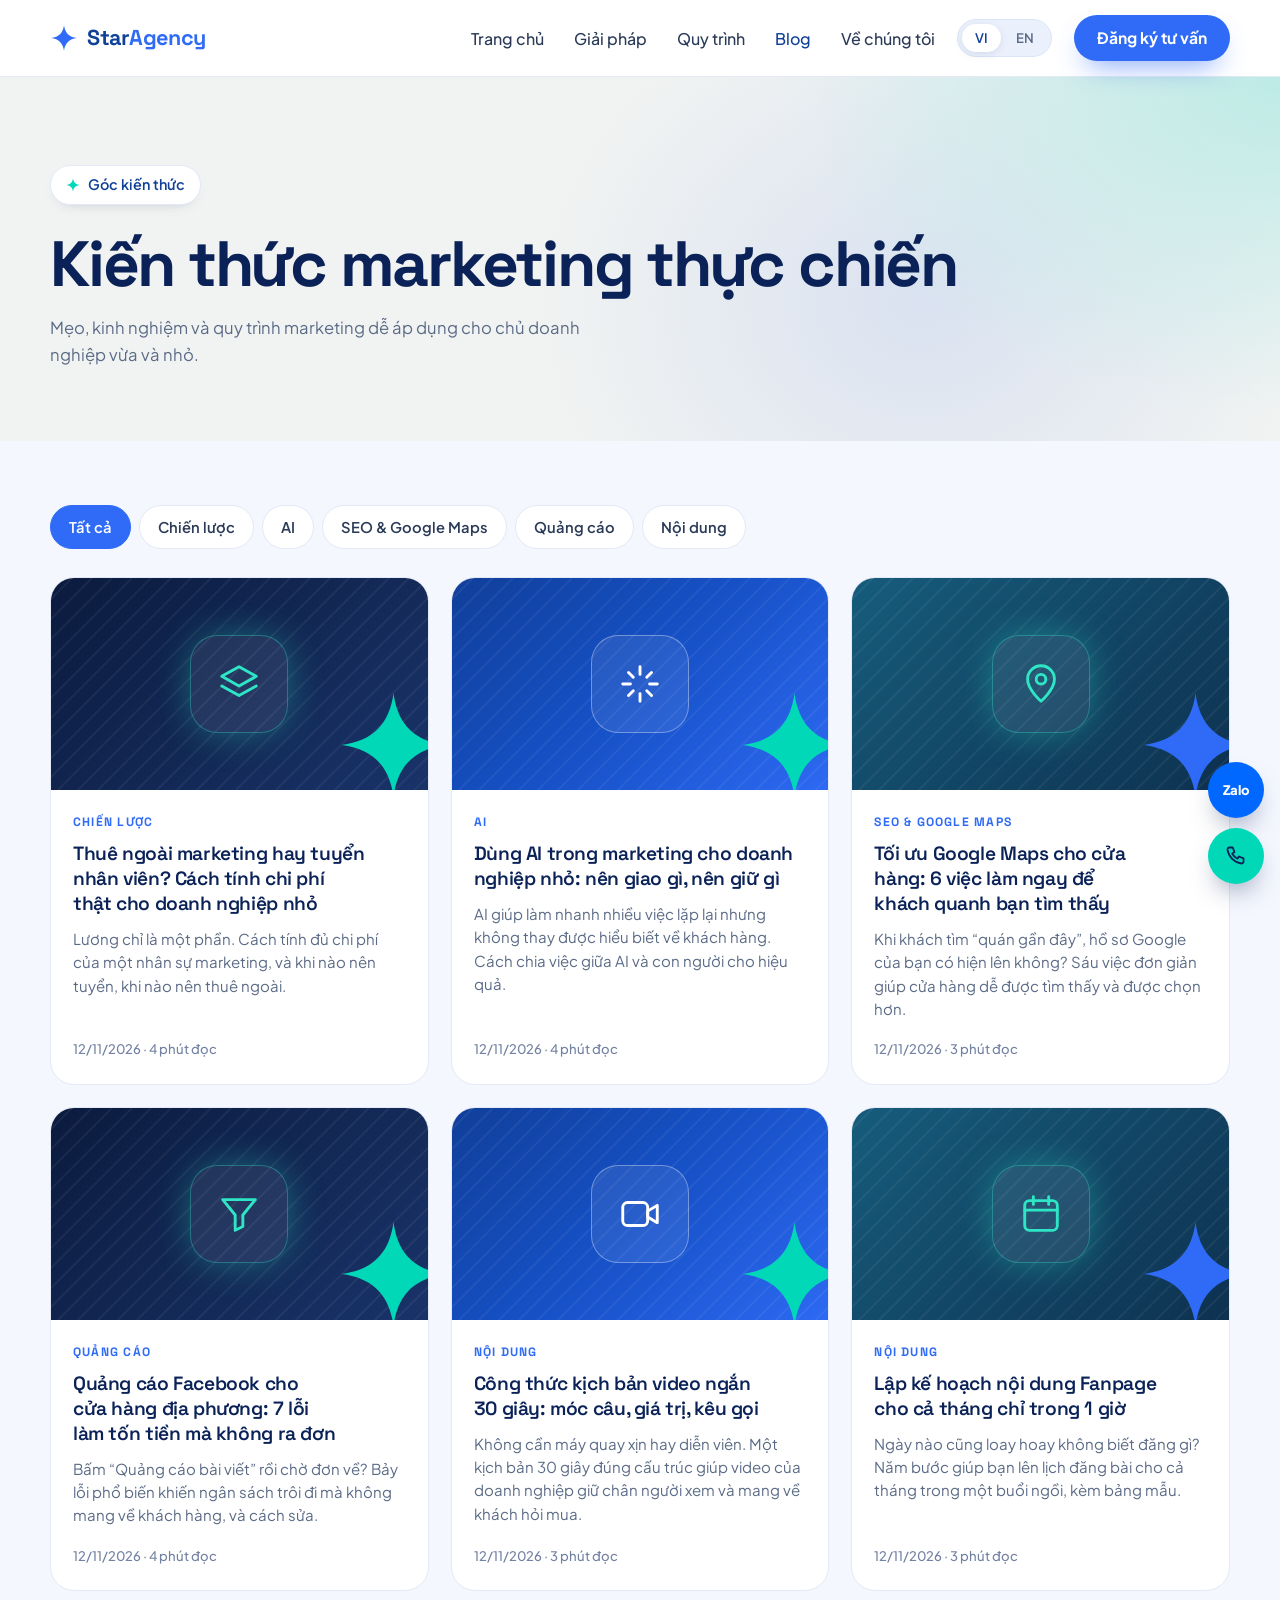
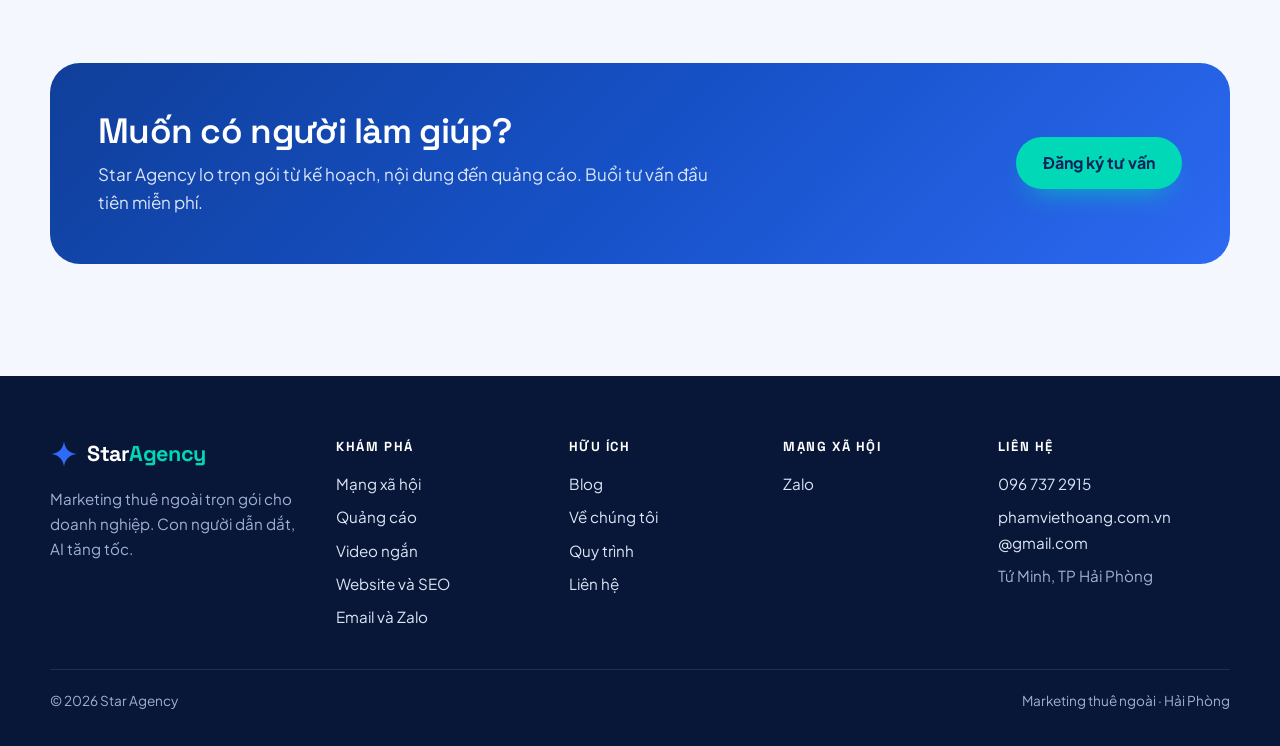
<file: blog/index.html>
<!DOCTYPE html>
<html lang="vi">
<head>
<meta charset="utf-8">
<meta name="viewport" content="width=device-width, initial-scale=1">
<title>Kiến thức marketing · Star Agency</title>
<meta name="description" content="Góc kiến thức của Star Agency: mẹo quảng cáo, nội dung, SEO, Google Maps và ứng dụng AI cho doanh nghiệp vừa và nhỏ.">
<meta property="og:type" content="website">
<meta property="og:locale" content="vi_VN">
<meta property="og:site_name" content="Star Agency">
<meta property="og:title" content="Kiến thức marketing · Star Agency">
<meta property="og:description" content="Góc kiến thức của Star Agency: mẹo quảng cáo, nội dung, SEO, Google Maps và ứng dụng AI cho doanh nghiệp vừa và nhỏ.">
<meta name="theme-color" content="#FFFFFF">
<link rel="icon" href="data:image/svg+xml,%3Csvg xmlns='http://www.w3.org/2000/svg' viewBox='0 0 24 24'%3E%3Cpath fill='%232F6BF6' d='M12 1C12.9 7.6 16.4 11.1 23 12C16.4 12.9 12.9 16.4 12 23C11.1 16.4 7.6 12.9 1 12C7.6 11.1 11.1 7.6 12 1Z'/%3E%3C/svg%3E">
<link rel="preconnect" href="https://fonts.googleapis.com">
<link rel="preconnect" href="https://fonts.gstatic.com" crossorigin>
<link href="https://fonts.googleapis.com/css2?family=Plus+Jakarta+Sans:wght@400;500;600;700;800&amp;family=Space+Grotesk:wght@500;600;700&amp;display=swap" rel="stylesheet">
<link href="../assets/site.css" rel="stylesheet">
</head>
<body>
<svg width="0" height="0" style="position:absolute" aria-hidden="true">
  <symbol id="i-star" viewBox="0 0 24 24"><path fill="currentColor" d="M12 1C12.9 7.6 16.4 11.1 23 12C16.4 12.9 12.9 16.4 12 23C11.1 16.4 7.6 12.9 1 12C7.6 11.1 11.1 7.6 12 1Z"/></symbol>
  <symbol id="i-check" viewBox="0 0 24 24"><path d="M5 12.5l4.5 4.5L19 7.5"/></symbol>
  <symbol id="i-phone" viewBox="0 0 24 24"><path d="M5.5 3.5h3.2l1.8 4.6-2.3 1.4a11.5 11.5 0 0 0 5.3 5.3l1.4-2.3 4.6 1.8v3.2a2 2 0 0 1-2.2 2A16.5 16.5 0 0 1 3.5 5.7a2 2 0 0 1 2-2.2z"/></symbol>
  <symbol id="i-mail" viewBox="0 0 24 24"><rect x="3" y="5" width="18" height="14" rx="2.5"/><path d="M3.5 7.5l8.5 6 8.5-6"/></symbol>
  <symbol id="i-pin" viewBox="0 0 24 24"><path d="M12 21s-7-6.2-7-11.5a7 7 0 0 1 14 0C19 14.8 12 21 12 21z"/><circle cx="12" cy="9.5" r="2.5"/></symbol>
  <symbol id="i-chat" viewBox="0 0 24 24"><path d="M4 5.5A1.5 1.5 0 0 1 5.5 4h13A1.5 1.5 0 0 1 20 5.5v9a1.5 1.5 0 0 1-1.5 1.5H9l-5 4z"/><path d="M8 9h8M8 12h5"/></symbol>
  <symbol id="i-funnel" viewBox="0 0 24 24"><path d="M3.5 4.5h17l-6.5 8v6l-4 2v-8z"/></symbol>
  <symbol id="i-video" viewBox="0 0 24 24"><rect x="3" y="6" width="13" height="12" rx="2.5"/><path d="M16 10.5l5-3v9l-5-3z"/></symbol>
  <symbol id="i-layout" viewBox="0 0 24 24"><rect x="3" y="4" width="18" height="16" rx="2.5"/><path d="M3 9h18M9 9v11"/></symbol>
  <symbol id="i-search" viewBox="0 0 24 24"><circle cx="10.5" cy="10.5" r="6.5"/><path d="M15.5 15.5L21 21"/></symbol>
  <symbol id="i-send" viewBox="0 0 24 24"><path d="M21 3L10 14"/><path d="M21 3l-7 18-4-7-7-4z"/></symbol>
  <symbol id="i-layers" viewBox="0 0 24 24"><path d="M12 3l9 5-9 5-9-5z"/><path d="M3 13l9 5 9-5"/></symbol>
  <symbol id="i-spark" viewBox="0 0 24 24"><path d="M12 3v4M12 17v4M3 12h4M17 12h4M6 6l2.5 2.5M15.5 15.5L18 18M18 6l-2.5 2.5M8.5 15.5L6 18"/></symbol>
  <symbol id="i-shield" viewBox="0 0 24 24"><path d="M12 3l8 3v6c0 4.5-3.4 8-8 9-4.6-1-8-4.5-8-9V6z"/><path d="M8.5 12l2.5 2.5 4.5-4.5"/></symbol>
  <symbol id="i-calendar" viewBox="0 0 24 24"><rect x="3.5" y="5" width="17" height="15.5" rx="2.5"/><path d="M3.5 10h17M8 3v4M16 3v4"/></symbol>
  <symbol id="i-menu" viewBox="0 0 24 24"><path d="M4 7h16M4 12h16M4 17h16"/></symbol>
  <symbol id="i-left" viewBox="0 0 24 24"><path d="M19 12H5M11 6l-6 6 6 6"/></symbol>
  <symbol id="i-right" viewBox="0 0 24 24"><path d="M5 12h14M13 6l6 6-6 6"/></symbol>
</svg>
<header class="site-header">
  <div class="wrap nav">
    <a class="brand" href="../index.html" aria-label="Star Agency, về trang chủ" data-i18n-aria="k11">
      <svg aria-hidden="true"><use href="#i-star"/></svg>
      <span>Star<b>Agency</b></span>
    </a>
    <ul class="nav-links">
<li><a href="../index.html#top"><span data-i18n="k1">Trang chủ</span></a></li>
<li><a href="../index.html#giai-phap"><span data-i18n="k2">Giải pháp</span></a></li>
<li><a href="../index.html#quy-trinh"><span data-i18n="k3">Quy trình</span></a></li>
<li><a href="index.html" aria-current="page"><span data-i18n="k4">Blog</span></a></li>
<li><a href="../index.html#ve-chung-toi"><span data-i18n="k5">Về chúng tôi</span></a></li>
    </ul>
    <div class="lang" role="group" aria-label="Ngôn ngữ / Language">
      <button type="button" data-lang="vi" aria-pressed="true">VI</button>
      <button type="button" data-lang="en" aria-pressed="false">EN</button>
    </div>
    <a class="btn btn-primary btn-sm cta-desktop" href="../index.html#lien-he"><span data-i18n="k12">Đăng ký tư vấn</span></a>
    <button class="menu-btn" id="menu-btn" type="button" aria-expanded="false" aria-controls="mobile-menu" aria-label="Mở menu" data-i18n-aria="k13"><svg class="ic-svg" aria-hidden="true"><use href="#i-menu"/></svg></button>
  </div>
  <nav class="wrap mobile-menu" id="mobile-menu" hidden aria-label="Menu" data-i18n-aria="k14">
    <ul>
<li><a href="../index.html#top"><span data-i18n="k6">Trang chủ</span></a></li>
<li><a href="../index.html#giai-phap"><span data-i18n="k7">Giải pháp</span></a></li>
<li><a href="../index.html#quy-trinh"><span data-i18n="k8">Quy trình</span></a></li>
<li><a href="index.html" aria-current="page"><span data-i18n="k9">Blog</span></a></li>
<li><a href="../index.html#ve-chung-toi"><span data-i18n="k10">Về chúng tôi</span></a></li>
    </ul>
    <a class="btn btn-primary" href="../index.html#lien-he"><span data-i18n="k15">Đăng ký tư vấn miễn phí</span></a>
  </nav>
</header>

<main id="top">
  <section class="page-hero">
    <div class="wrap">
      <p class="eyebrow"><svg aria-hidden="true"><use href="#i-star"/></svg> <span data-i18n="k34">Góc kiến thức</span></p>
      <h1 data-i18n="k35">Kiến thức marketing thực chiến</h1>
      <p class="lead" data-i18n="k36">Mẹo, kinh nghiệm và quy trình marketing dễ áp dụng cho chủ doanh nghiệp vừa và nhỏ.</p>
    </div>
  </section>

  <section style="padding-top:clamp(40px,6vw,64px)">
    <div class="wrap">
      <div class="filters" role="group" aria-label="Lọc theo chủ đề" data-i18n-aria="k37">
<button class="filter" type="button" data-filter="all" aria-pressed="true" data-i18n="k16">Tất cả</button>
<button class="filter" type="button" data-filter="chien-luoc" aria-pressed="false" data-i18n="k17">Chiến lược</button>
<button class="filter" type="button" data-filter="ai" aria-pressed="false" data-i18n="k18">AI</button>
<button class="filter" type="button" data-filter="seo" aria-pressed="false" data-i18n="k19">SEO &amp; Google Maps</button>
<button class="filter" type="button" data-filter="quang-cao" aria-pressed="false" data-i18n="k20">Quảng cáo</button>
<button class="filter" type="button" data-filter="noi-dung" aria-pressed="false" data-i18n="k21">Nội dung</button>
      </div>
      <div class="posts">
<a class="post-card" href="thue-ngoai-marketing-hay-tuyen-nhan-vien.html" data-cat="chien-luoc">
  <div class="cover" aria-hidden="true"><div class="cover-ic"><svg class="ic-svg" aria-hidden="true"><use href="#i-layers"/></svg></div><svg class="cover-star"><use href="#i-star"/></svg></div>
  <div class="post-body">
    <span class="post-cat" data-i18n="k22">Chiến lược</span>
    <h3>Thuê ngoài marketing hay tuyển nhân viên? Cách tính chi phí thật cho doanh nghiệp nhỏ</h3>
    <p>Lương chỉ là một phần. Cách tính đủ chi phí của một nhân sự marketing, và khi nào nên tuyển, khi nào nên thuê ngoài.</p>
    <div class="post-meta"><span data-i18n="k23">12/11/2026 · 4 phút đọc</span></div>
  </div>
</a>
<a class="post-card" href="dung-ai-trong-marketing-cho-doanh-nghiep-nho.html" data-cat="ai">
  <div class="cover v2" aria-hidden="true"><div class="cover-ic"><svg class="ic-svg" aria-hidden="true"><use href="#i-spark"/></svg></div><svg class="cover-star"><use href="#i-star"/></svg></div>
  <div class="post-body">
    <span class="post-cat" data-i18n="k24">AI</span>
    <h3>Dùng AI trong marketing cho doanh nghiệp nhỏ: nên giao gì, nên giữ gì</h3>
    <p>AI giúp làm nhanh nhiều việc lặp lại nhưng không thay được hiểu biết về khách hàng. Cách chia việc giữa AI và con người cho hiệu quả.</p>
    <div class="post-meta"><span data-i18n="k25">12/11/2026 · 4 phút đọc</span></div>
  </div>
</a>
<a class="post-card" href="toi-uu-google-maps-cho-cua-hang.html" data-cat="seo">
  <div class="cover v3" aria-hidden="true"><div class="cover-ic"><svg class="ic-svg" aria-hidden="true"><use href="#i-pin"/></svg></div><svg class="cover-star"><use href="#i-star"/></svg></div>
  <div class="post-body">
    <span class="post-cat" data-i18n="k26">SEO &amp; Google Maps</span>
    <h3>Tối ưu Google Maps cho cửa hàng: 6 việc làm ngay để khách quanh bạn tìm thấy</h3>
    <p>Khi khách tìm “quán gần đây”, hồ sơ Google của bạn có hiện lên không? Sáu việc đơn giản giúp cửa hàng dễ được tìm thấy và được chọn hơn.</p>
    <div class="post-meta"><span data-i18n="k27">12/11/2026 · 3 phút đọc</span></div>
  </div>
</a>
<a class="post-card" href="quang-cao-facebook-7-loi-ton-tien.html" data-cat="quang-cao">
  <div class="cover" aria-hidden="true"><div class="cover-ic"><svg class="ic-svg" aria-hidden="true"><use href="#i-funnel"/></svg></div><svg class="cover-star"><use href="#i-star"/></svg></div>
  <div class="post-body">
    <span class="post-cat" data-i18n="k28">Quảng cáo</span>
    <h3>Quảng cáo Facebook cho cửa hàng địa phương: 7 lỗi làm tốn tiền mà không ra đơn</h3>
    <p>Bấm “Quảng cáo bài viết” rồi chờ đơn về? Bảy lỗi phổ biến khiến ngân sách trôi đi mà không mang về khách hàng, và cách sửa.</p>
    <div class="post-meta"><span data-i18n="k29">12/11/2026 · 4 phút đọc</span></div>
  </div>
</a>
<a class="post-card" href="cong-thuc-kich-ban-video-ngan-30-giay.html" data-cat="noi-dung">
  <div class="cover v2" aria-hidden="true"><div class="cover-ic"><svg class="ic-svg" aria-hidden="true"><use href="#i-video"/></svg></div><svg class="cover-star"><use href="#i-star"/></svg></div>
  <div class="post-body">
    <span class="post-cat" data-i18n="k30">Nội dung</span>
    <h3>Công thức kịch bản video ngắn 30 giây: móc câu, giá trị, kêu gọi</h3>
    <p>Không cần máy quay xịn hay diễn viên. Một kịch bản 30 giây đúng cấu trúc giúp video của doanh nghiệp giữ chân người xem và mang về khách hỏi mua.</p>
    <div class="post-meta"><span data-i18n="k31">12/11/2026 · 3 phút đọc</span></div>
  </div>
</a>
<a class="post-card" href="ke-hoach-noi-dung-fanpage-mot-thang.html" data-cat="noi-dung">
  <div class="cover v3" aria-hidden="true"><div class="cover-ic"><svg class="ic-svg" aria-hidden="true"><use href="#i-calendar"/></svg></div><svg class="cover-star"><use href="#i-star"/></svg></div>
  <div class="post-body">
    <span class="post-cat" data-i18n="k32">Nội dung</span>
    <h3>Lập kế hoạch nội dung Fanpage cho cả tháng chỉ trong 1 giờ</h3>
    <p>Ngày nào cũng loay hoay không biết đăng gì? Năm bước giúp bạn lên lịch đăng bài cho cả tháng trong một buổi ngồi, kèm bảng mẫu.</p>
    <div class="post-meta"><span data-i18n="k33">12/11/2026 · 3 phút đọc</span></div>
  </div>
</a>
      </div>

      <div class="cta-band">
        <div>
          <h2 data-i18n="k38">Muốn có người làm giúp?</h2>
          <p data-i18n="k39">Star Agency lo trọn gói từ kế hoạch, nội dung đến quảng cáo. Buổi tư vấn đầu tiên miễn phí.</p>
        </div>
        <a class="btn btn-teal" href="../index.html#lien-he"><span data-i18n="k40">Đăng ký tư vấn</span></a>
      </div>
    </div>
  </section>
</main>
<footer class="site-footer">
  <div class="wrap">
    <div class="footer-grid">
      <div class="footer-about">
        <a class="brand" href="../index.html">
          <svg aria-hidden="true"><use href="#i-star"/></svg>
          <span>Star<b>Agency</b></span>
        </a>
        <p data-i18n="k41">Marketing thuê ngoài trọn gói cho doanh nghiệp. Con người dẫn dắt, AI tăng tốc.</p>
      </div>
      <div>
        <h4 data-i18n="k42">Khám phá</h4>
        <ul>
          <li><a href="../index.html#giai-phap"><span data-i18n="k43">Mạng xã hội</span></a></li>
          <li><a href="../index.html#giai-phap"><span data-i18n="k44">Quảng cáo</span></a></li>
          <li><a href="../index.html#giai-phap"><span data-i18n="k45">Video ngắn</span></a></li>
          <li><a href="../index.html#giai-phap"><span data-i18n="k46">Website và SEO</span></a></li>
          <li><a href="../index.html#giai-phap"><span data-i18n="k47">Email và Zalo</span></a></li>
        </ul>
      </div>
      <div>
        <h4 data-i18n="k48">Hữu ích</h4>
        <ul>
          <li><a href="index.html">Blog</a></li>
          <li><a href="../index.html#ve-chung-toi"><span data-i18n="k49">Về chúng tôi</span></a></li>
          <li><a href="../index.html#quy-trinh"><span data-i18n="k50">Quy trình</span></a></li>
          <li><a href="../index.html#lien-he"><span data-i18n="k51">Liên hệ</span></a></li>
        </ul>
      </div>
      <div>
        <h4 data-i18n="k52">Mạng xã hội</h4>
        <ul>
          <li><a href="https://zalo.me/0967372915" target="_blank" rel="noopener">Zalo</a></li>
        </ul>
      </div>
      <div>
        <h4 data-i18n="k53">Liên hệ</h4>
        <ul>
          <li><a href="tel:+84967372915">096 737 2915</a></li>
          <li><a href="mailto:phamviethoang.com.vn@gmail.com">phamviethoang.com.vn<wbr>@gmail.com</a></li>
          <li><span data-i18n="k54">Tứ Minh, TP Hải Phòng</span></li>
        </ul>
      </div>
    </div>
    <div class="copyright">
      <span>© <span id="year">2026</span> Star Agency</span>
      <span data-i18n="k55">Marketing thuê ngoài · Hải Phòng</span>
    </div>
  </div>
</footer>

<div class="fab">
  <a class="zalo" href="https://zalo.me/0967372915" target="_blank" rel="noopener" aria-label="Nhắn Zalo 096 737 2915" data-i18n-aria="k56">Zalo</a>
  <a class="call" href="tel:+84967372915" aria-label="Gọi 096 737 2915" data-i18n-aria="k57"><svg class="ic-svg" aria-hidden="true"><use href="#i-phone"/></svg></a>
</div>
<script>window.I18N_EN = {"__title": "Marketing know-how · Star Agency", "k1": "Home", "k2": "Solutions", "k3": "Process", "k4": "Blog", "k5": "About", "k6": "Home", "k7": "Solutions", "k8": "Process", "k9": "Blog", "k10": "About", "k11": "Star Agency, back to home", "k12": "Get started", "k13": "Open menu", "k14": "Menu", "k15": "Book a free consultation", "k16": "All", "k17": "Strategy", "k18": "AI", "k19": "SEO &amp; Google Maps", "k20": "Advertising", "k21": "Content", "k22": "Strategy", "k23": "Nov 12, 2026 · 4 min read", "k24": "AI", "k25": "Nov 12, 2026 · 4 min read", "k26": "SEO &amp; Google Maps", "k27": "Nov 12, 2026 · 3 min read", "k28": "Advertising", "k29": "Nov 12, 2026 · 4 min read", "k30": "Content", "k31": "Nov 12, 2026 · 3 min read", "k32": "Content", "k33": "Nov 12, 2026 · 3 min read", "k34": "Knowledge Hub", "k35": "Practical marketing know-how", "k36": "Tips, lessons and playbooks for small and medium business owners.", "k37": "Filter by topic", "k38": "Want someone to do it for you?", "k39": "Star Agency handles everything from planning and content to ads. Your first consultation is free.", "k40": "Get started", "k41": "Full-service outsourced marketing for businesses. Led by people, accelerated by AI.", "k42": "Explore", "k43": "Social media", "k44": "Advertising", "k45": "Short video", "k46": "Websites &amp; SEO", "k47": "Email &amp; Zalo", "k48": "Useful", "k49": "About", "k50": "Process", "k51": "Contact", "k52": "Social", "k53": "Contact", "k54": "Tu Minh, Hai Phong City", "k55": "Outsourced marketing · Hai Phong", "k56": "Message on Zalo 096 737 2915", "k57": "Call 096 737 2915"};</script>
<script src="../assets/site.js"></script>
</body>
</html>
</file>
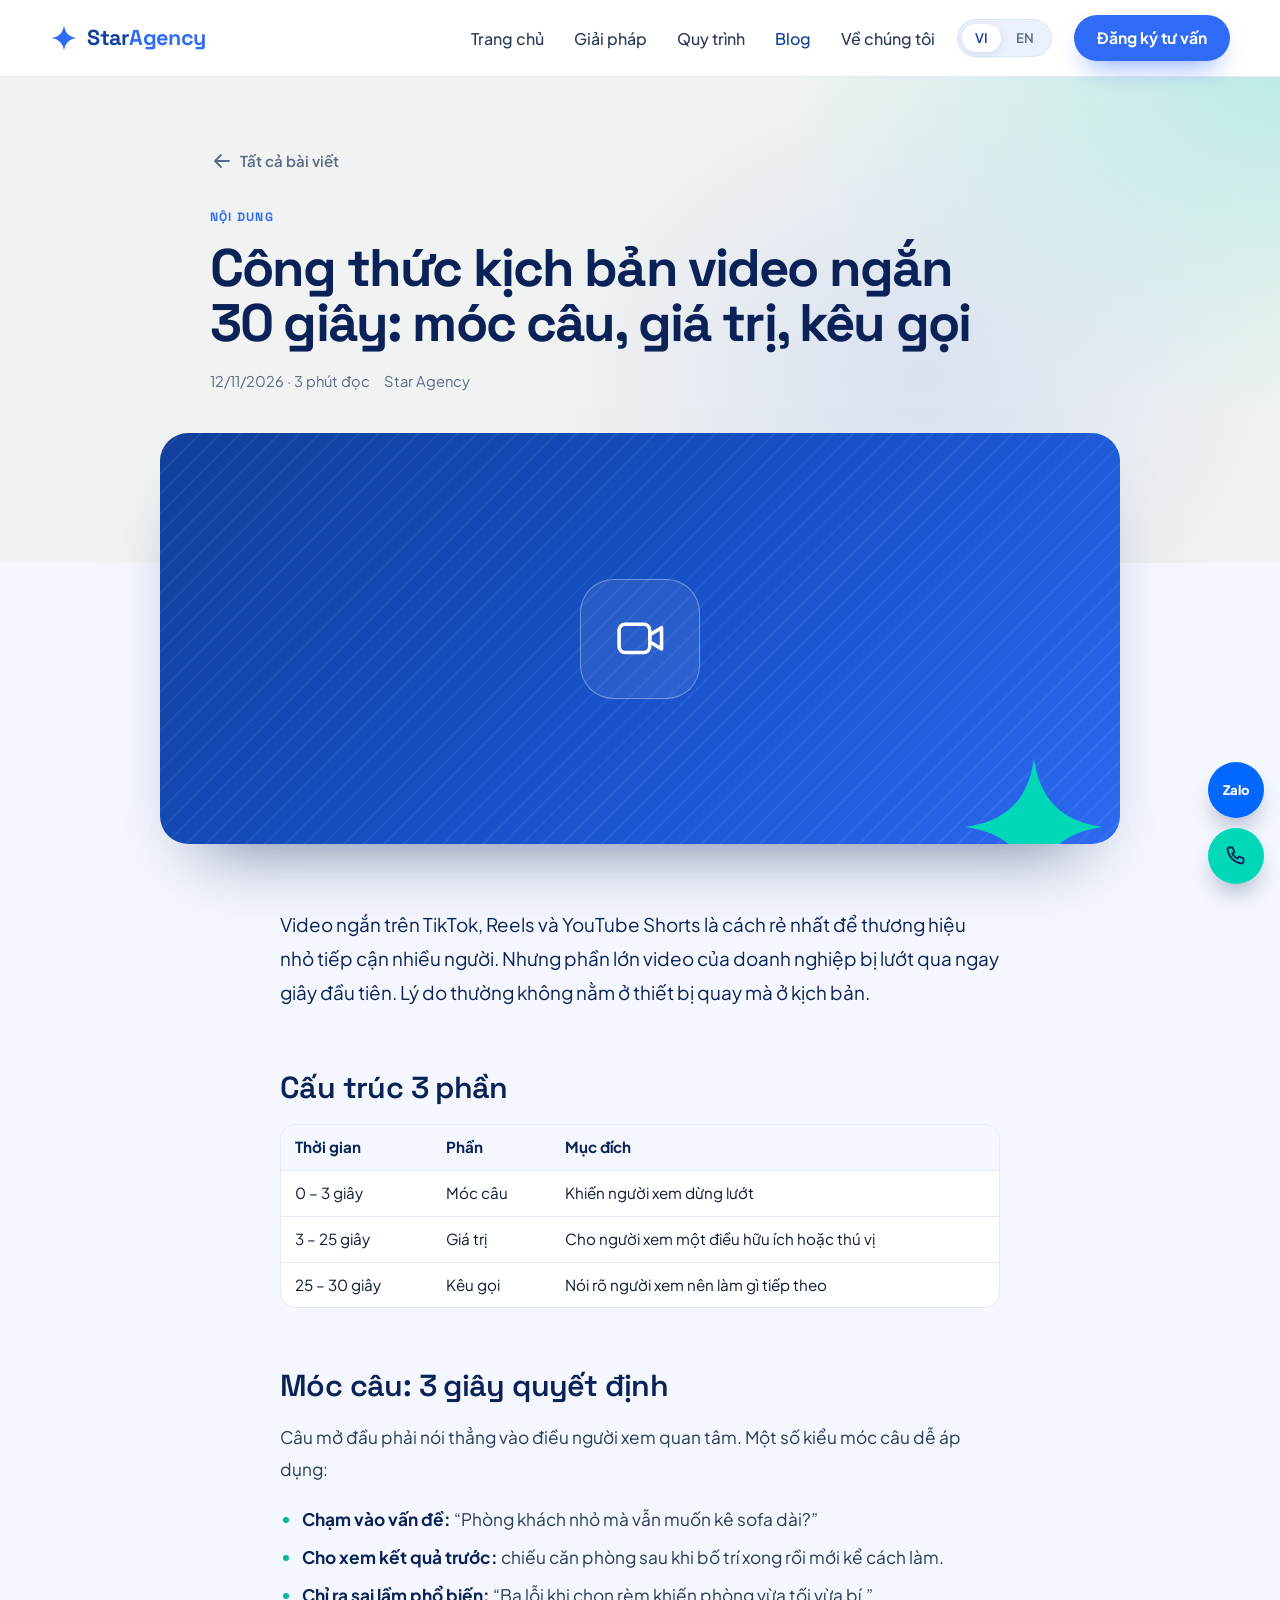
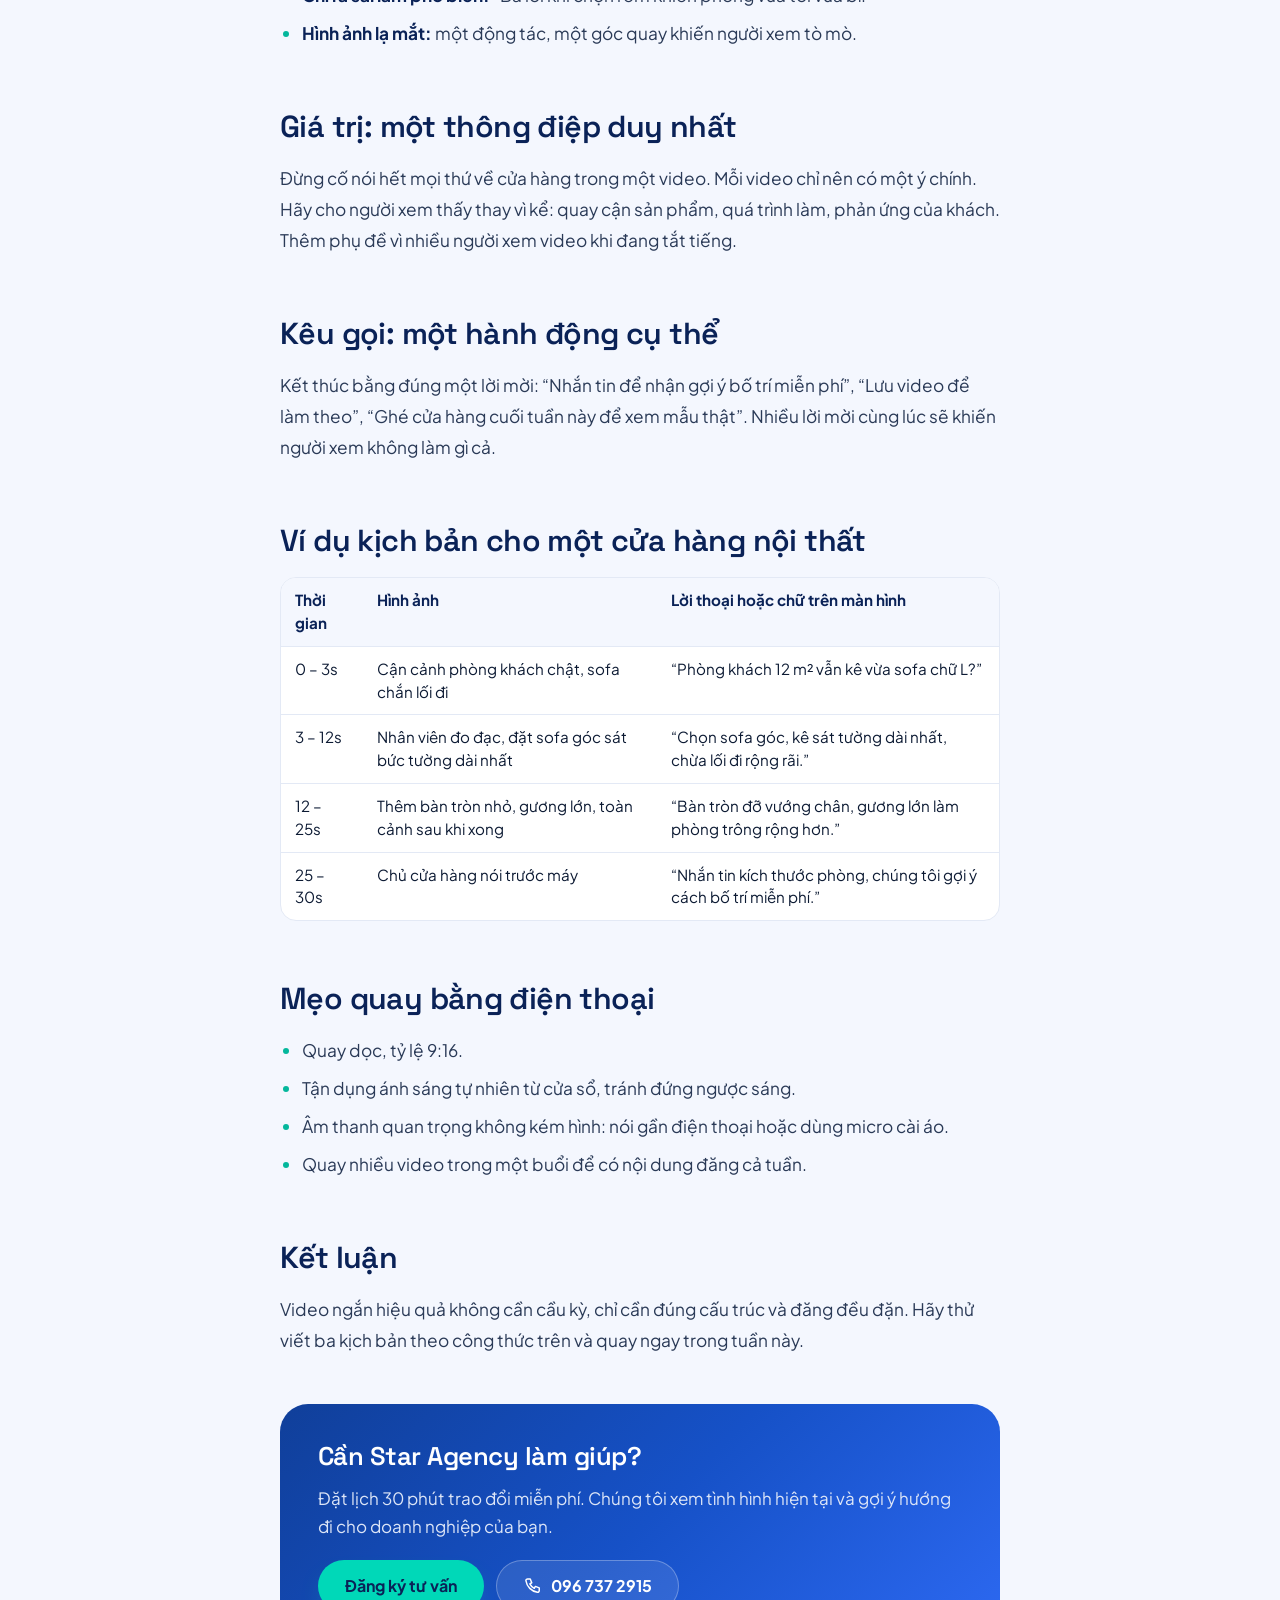
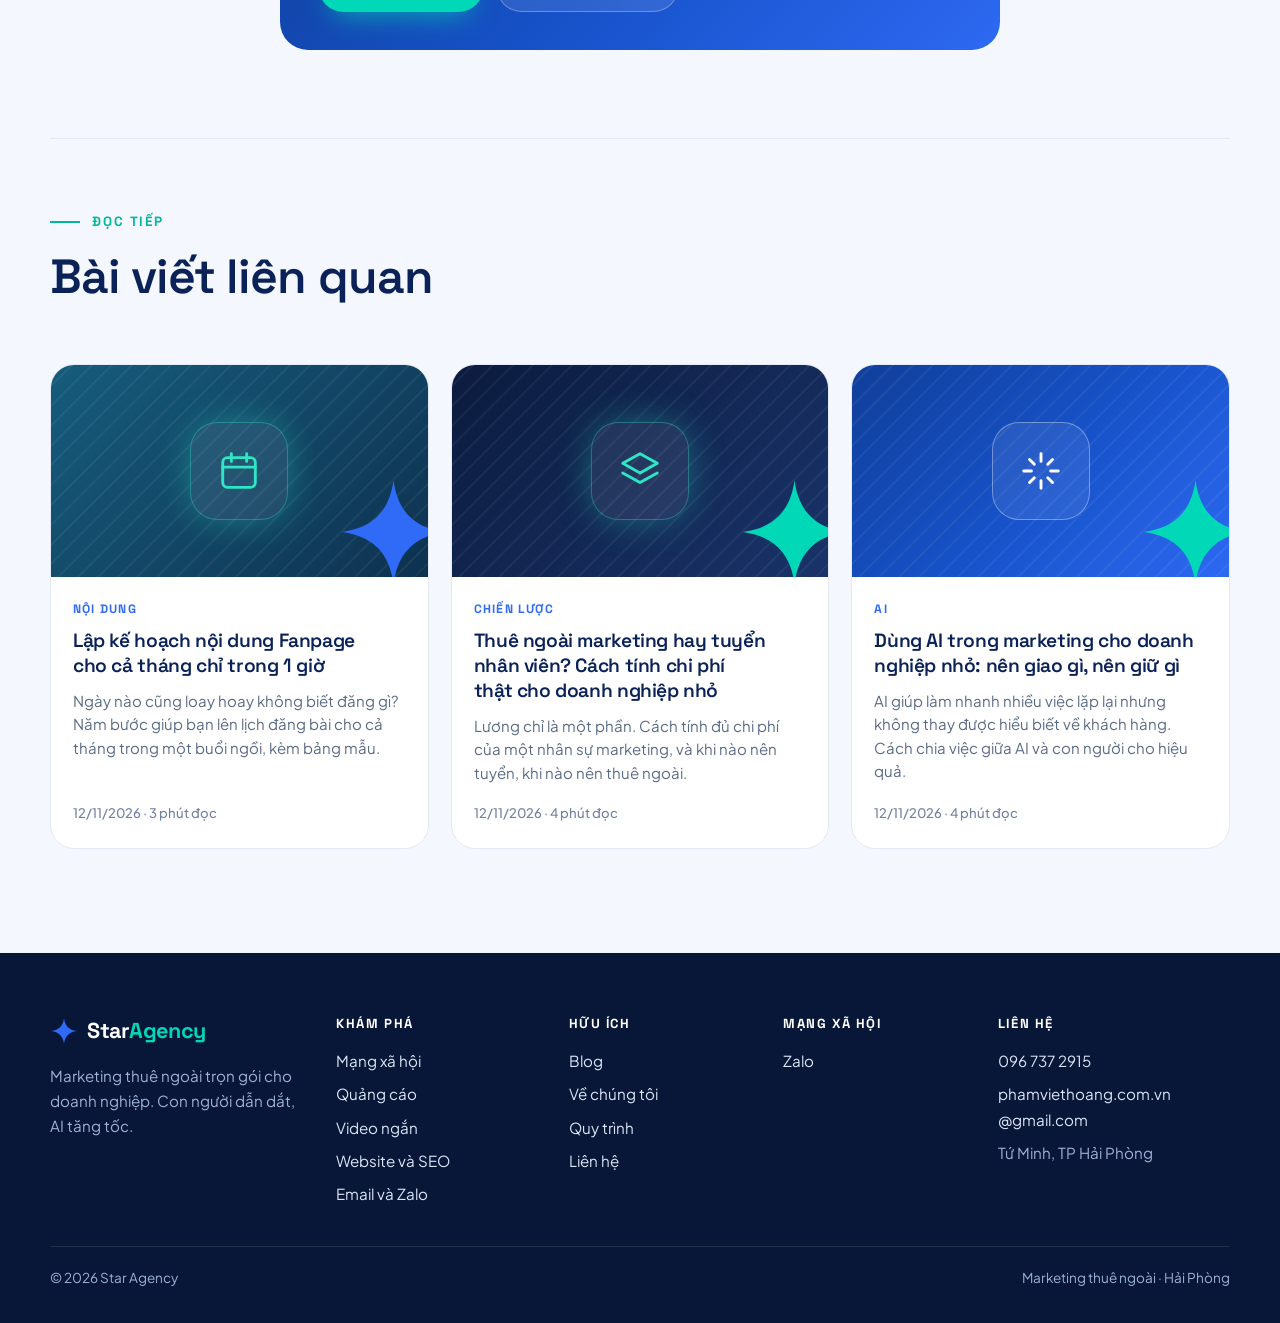
<file: blog/cong-thuc-kich-ban-video-ngan-30-giay.html>
<!DOCTYPE html>
<html lang="vi">
<head>
<meta charset="utf-8">
<meta name="viewport" content="width=device-width, initial-scale=1">
<title>Công thức kịch bản video ngắn 30 giây: móc câu, giá trị, kêu gọi · Star Agency</title>
<meta name="description" content="Không cần máy quay xịn hay diễn viên. Một kịch bản 30 giây đúng cấu trúc giúp video của doanh nghiệp giữ chân người xem và mang về khách hỏi mua.">
<meta property="og:type" content="website">
<meta property="og:locale" content="vi_VN">
<meta property="og:site_name" content="Star Agency">
<meta property="og:title" content="Công thức kịch bản video ngắn 30 giây: móc câu, giá trị, kêu gọi · Star Agency">
<meta property="og:description" content="Không cần máy quay xịn hay diễn viên. Một kịch bản 30 giây đúng cấu trúc giúp video của doanh nghiệp giữ chân người xem và mang về khách hỏi mua.">
<meta name="theme-color" content="#FFFFFF">
<link rel="icon" href="data:image/svg+xml,%3Csvg xmlns='http://www.w3.org/2000/svg' viewBox='0 0 24 24'%3E%3Cpath fill='%232F6BF6' d='M12 1C12.9 7.6 16.4 11.1 23 12C16.4 12.9 12.9 16.4 12 23C11.1 16.4 7.6 12.9 1 12C7.6 11.1 11.1 7.6 12 1Z'/%3E%3C/svg%3E">
<link rel="preconnect" href="https://fonts.googleapis.com">
<link rel="preconnect" href="https://fonts.gstatic.com" crossorigin>
<link href="https://fonts.googleapis.com/css2?family=Plus+Jakarta+Sans:wght@400;500;600;700;800&amp;family=Space+Grotesk:wght@500;600;700&amp;display=swap" rel="stylesheet">
<link href="../assets/site.css" rel="stylesheet">
<script type="application/ld+json">{"@context": "https://schema.org", "@type": "BlogPosting", "headline": "Công thức kịch bản video ngắn 30 giây: móc câu, giá trị, kêu gọi", "description": "Không cần máy quay xịn hay diễn viên. Một kịch bản 30 giây đúng cấu trúc giúp video của doanh nghiệp giữ chân người xem và mang về khách hỏi mua.", "datePublished": "2026-11-12", "inLanguage": "vi", "author": {"@type": "Organization", "name": "Star Agency"}, "publisher": {"@type": "Organization", "name": "Star Agency"}}</script>
</head>
<body>
<svg width="0" height="0" style="position:absolute" aria-hidden="true">
  <symbol id="i-star" viewBox="0 0 24 24"><path fill="currentColor" d="M12 1C12.9 7.6 16.4 11.1 23 12C16.4 12.9 12.9 16.4 12 23C11.1 16.4 7.6 12.9 1 12C7.6 11.1 11.1 7.6 12 1Z"/></symbol>
  <symbol id="i-check" viewBox="0 0 24 24"><path d="M5 12.5l4.5 4.5L19 7.5"/></symbol>
  <symbol id="i-phone" viewBox="0 0 24 24"><path d="M5.5 3.5h3.2l1.8 4.6-2.3 1.4a11.5 11.5 0 0 0 5.3 5.3l1.4-2.3 4.6 1.8v3.2a2 2 0 0 1-2.2 2A16.5 16.5 0 0 1 3.5 5.7a2 2 0 0 1 2-2.2z"/></symbol>
  <symbol id="i-mail" viewBox="0 0 24 24"><rect x="3" y="5" width="18" height="14" rx="2.5"/><path d="M3.5 7.5l8.5 6 8.5-6"/></symbol>
  <symbol id="i-pin" viewBox="0 0 24 24"><path d="M12 21s-7-6.2-7-11.5a7 7 0 0 1 14 0C19 14.8 12 21 12 21z"/><circle cx="12" cy="9.5" r="2.5"/></symbol>
  <symbol id="i-chat" viewBox="0 0 24 24"><path d="M4 5.5A1.5 1.5 0 0 1 5.5 4h13A1.5 1.5 0 0 1 20 5.5v9a1.5 1.5 0 0 1-1.5 1.5H9l-5 4z"/><path d="M8 9h8M8 12h5"/></symbol>
  <symbol id="i-funnel" viewBox="0 0 24 24"><path d="M3.5 4.5h17l-6.5 8v6l-4 2v-8z"/></symbol>
  <symbol id="i-video" viewBox="0 0 24 24"><rect x="3" y="6" width="13" height="12" rx="2.5"/><path d="M16 10.5l5-3v9l-5-3z"/></symbol>
  <symbol id="i-layout" viewBox="0 0 24 24"><rect x="3" y="4" width="18" height="16" rx="2.5"/><path d="M3 9h18M9 9v11"/></symbol>
  <symbol id="i-search" viewBox="0 0 24 24"><circle cx="10.5" cy="10.5" r="6.5"/><path d="M15.5 15.5L21 21"/></symbol>
  <symbol id="i-send" viewBox="0 0 24 24"><path d="M21 3L10 14"/><path d="M21 3l-7 18-4-7-7-4z"/></symbol>
  <symbol id="i-layers" viewBox="0 0 24 24"><path d="M12 3l9 5-9 5-9-5z"/><path d="M3 13l9 5 9-5"/></symbol>
  <symbol id="i-spark" viewBox="0 0 24 24"><path d="M12 3v4M12 17v4M3 12h4M17 12h4M6 6l2.5 2.5M15.5 15.5L18 18M18 6l-2.5 2.5M8.5 15.5L6 18"/></symbol>
  <symbol id="i-shield" viewBox="0 0 24 24"><path d="M12 3l8 3v6c0 4.5-3.4 8-8 9-4.6-1-8-4.5-8-9V6z"/><path d="M8.5 12l2.5 2.5 4.5-4.5"/></symbol>
  <symbol id="i-calendar" viewBox="0 0 24 24"><rect x="3.5" y="5" width="17" height="15.5" rx="2.5"/><path d="M3.5 10h17M8 3v4M16 3v4"/></symbol>
  <symbol id="i-menu" viewBox="0 0 24 24"><path d="M4 7h16M4 12h16M4 17h16"/></symbol>
  <symbol id="i-left" viewBox="0 0 24 24"><path d="M19 12H5M11 6l-6 6 6 6"/></symbol>
  <symbol id="i-right" viewBox="0 0 24 24"><path d="M5 12h14M13 6l6 6-6 6"/></symbol>
</svg>
<header class="site-header">
  <div class="wrap nav">
    <a class="brand" href="../index.html" aria-label="Star Agency, về trang chủ" data-i18n-aria="k11">
      <svg aria-hidden="true"><use href="#i-star"/></svg>
      <span>Star<b>Agency</b></span>
    </a>
    <ul class="nav-links">
<li><a href="../index.html#top"><span data-i18n="k1">Trang chủ</span></a></li>
<li><a href="../index.html#giai-phap"><span data-i18n="k2">Giải pháp</span></a></li>
<li><a href="../index.html#quy-trinh"><span data-i18n="k3">Quy trình</span></a></li>
<li><a href="index.html" aria-current="page"><span data-i18n="k4">Blog</span></a></li>
<li><a href="../index.html#ve-chung-toi"><span data-i18n="k5">Về chúng tôi</span></a></li>
    </ul>
    <div class="lang" role="group" aria-label="Ngôn ngữ / Language">
      <button type="button" data-lang="vi" aria-pressed="true">VI</button>
      <button type="button" data-lang="en" aria-pressed="false">EN</button>
    </div>
    <a class="btn btn-primary btn-sm cta-desktop" href="../index.html#lien-he"><span data-i18n="k12">Đăng ký tư vấn</span></a>
    <button class="menu-btn" id="menu-btn" type="button" aria-expanded="false" aria-controls="mobile-menu" aria-label="Mở menu" data-i18n-aria="k13"><svg class="ic-svg" aria-hidden="true"><use href="#i-menu"/></svg></button>
  </div>
  <nav class="wrap mobile-menu" id="mobile-menu" hidden aria-label="Menu" data-i18n-aria="k14">
    <ul>
<li><a href="../index.html#top"><span data-i18n="k6">Trang chủ</span></a></li>
<li><a href="../index.html#giai-phap"><span data-i18n="k7">Giải pháp</span></a></li>
<li><a href="../index.html#quy-trinh"><span data-i18n="k8">Quy trình</span></a></li>
<li><a href="index.html" aria-current="page"><span data-i18n="k9">Blog</span></a></li>
<li><a href="../index.html#ve-chung-toi"><span data-i18n="k10">Về chúng tôi</span></a></li>
    </ul>
    <a class="btn btn-primary" href="../index.html#lien-he"><span data-i18n="k15">Đăng ký tư vấn miễn phí</span></a>
  </nav>
</header>

<main id="top">
  <section class="article-hero">
    <div class="wrap">
      <a class="back-link" href="index.html"><svg class="ic-svg" aria-hidden="true"><use href="#i-left"/></svg><span data-i18n="k22">Tất cả bài viết</span></a>
      <div><span class="post-cat" data-i18n="k23">Nội dung</span></div>
      <h1>Công thức kịch bản video ngắn 30 giây: móc câu, giá trị, kêu gọi</h1>
      <div class="article-meta"><span data-i18n="k24">12/11/2026 · 3 phút đọc</span><span>Star Agency</span></div>
    </div>
  </section>
  <div class="wrap"><div class="article-cover"><div class="cover v2" aria-hidden="true"><div class="cover-ic"><svg class="ic-svg" aria-hidden="true"><use href="#i-video"/></svg></div><svg class="cover-star"><use href="#i-star"/></svg></div></div></div>

  <article class="article-main">
    <div class="wrap">
      <p class="en-note">This article is currently available in Vietnamese only.</p>
      <div class="prose">

<p>Video ngắn trên TikTok, Reels và YouTube Shorts là cách rẻ nhất để thương hiệu nhỏ tiếp cận nhiều người. Nhưng phần lớn video của doanh nghiệp bị lướt qua ngay giây đầu tiên. Lý do thường không nằm ở thiết bị quay mà ở kịch bản.</p>

<h2>Cấu trúc 3 phần</h2>
<div class="table-wrap"><table>
<thead><tr><th>Thời gian</th><th>Phần</th><th>Mục đích</th></tr></thead>
<tbody>
<tr><td>0 – 3 giây</td><td>Móc câu</td><td>Khiến người xem dừng lướt</td></tr>
<tr><td>3 – 25 giây</td><td>Giá trị</td><td>Cho người xem một điều hữu ích hoặc thú vị</td></tr>
<tr><td>25 – 30 giây</td><td>Kêu gọi</td><td>Nói rõ người xem nên làm gì tiếp theo</td></tr>
</tbody></table></div>

<h2>Móc câu: 3 giây quyết định</h2>
<p>Câu mở đầu phải nói thẳng vào điều người xem quan tâm. Một số kiểu móc câu dễ áp dụng:</p>
<ul>
<li><strong>Chạm vào vấn đề:</strong> “Phòng khách nhỏ mà vẫn muốn kê sofa dài?”</li>
<li><strong>Cho xem kết quả trước:</strong> chiếu căn phòng sau khi bố trí xong rồi mới kể cách làm.</li>
<li><strong>Chỉ ra sai lầm phổ biến:</strong> “Ba lỗi khi chọn rèm khiến phòng vừa tối vừa bí.”</li>
<li><strong>Hình ảnh lạ mắt:</strong> một động tác, một góc quay khiến người xem tò mò.</li>
</ul>

<h2>Giá trị: một thông điệp duy nhất</h2>
<p>Đừng cố nói hết mọi thứ về cửa hàng trong một video. Mỗi video chỉ nên có một ý chính. Hãy cho người xem thấy thay vì kể: quay cận sản phẩm, quá trình làm, phản ứng của khách. Thêm phụ đề vì nhiều người xem video khi đang tắt tiếng.</p>

<h2>Kêu gọi: một hành động cụ thể</h2>
<p>Kết thúc bằng đúng một lời mời: “Nhắn tin để nhận gợi ý bố trí miễn phí”, “Lưu video để làm theo”, “Ghé cửa hàng cuối tuần này để xem mẫu thật”. Nhiều lời mời cùng lúc sẽ khiến người xem không làm gì cả.</p>

<h2>Ví dụ kịch bản cho một cửa hàng nội thất</h2>
<div class="table-wrap"><table>
<thead><tr><th>Thời gian</th><th>Hình ảnh</th><th>Lời thoại hoặc chữ trên màn hình</th></tr></thead>
<tbody>
<tr><td>0 – 3s</td><td>Cận cảnh phòng khách chật, sofa chắn lối đi</td><td>“Phòng khách 12 m² vẫn kê vừa sofa chữ L?”</td></tr>
<tr><td>3 – 12s</td><td>Nhân viên đo đạc, đặt sofa góc sát bức tường dài nhất</td><td>“Chọn sofa góc, kê sát tường dài nhất, chừa lối đi rộng rãi.”</td></tr>
<tr><td>12 – 25s</td><td>Thêm bàn tròn nhỏ, gương lớn, toàn cảnh sau khi xong</td><td>“Bàn tròn đỡ vướng chân, gương lớn làm phòng trông rộng hơn.”</td></tr>
<tr><td>25 – 30s</td><td>Chủ cửa hàng nói trước máy</td><td>“Nhắn tin kích thước phòng, chúng tôi gợi ý cách bố trí miễn phí.”</td></tr>
</tbody></table></div>

<h2>Mẹo quay bằng điện thoại</h2>
<ul>
<li>Quay dọc, tỷ lệ 9:16.</li>
<li>Tận dụng ánh sáng tự nhiên từ cửa sổ, tránh đứng ngược sáng.</li>
<li>Âm thanh quan trọng không kém hình: nói gần điện thoại hoặc dùng micro cài áo.</li>
<li>Quay nhiều video trong một buổi để có nội dung đăng cả tuần.</li>
</ul>

<h2>Kết luận</h2>
<p>Video ngắn hiệu quả không cần cầu kỳ, chỉ cần đúng cấu trúc và đăng đều đặn. Hãy thử viết ba kịch bản theo công thức trên và quay ngay trong tuần này.</p>

      </div>
      <aside class="article-cta">
        <h2 data-i18n="k25">Cần Star Agency làm giúp?</h2>
        <p data-i18n="k26">Đặt lịch 30 phút trao đổi miễn phí. Chúng tôi xem tình hình hiện tại và gợi ý hướng đi cho doanh nghiệp của bạn.</p>
        <div class="cta-row">
          <a class="btn btn-teal" href="../index.html#lien-he"><span data-i18n="k27">Đăng ký tư vấn</span></a>
          <a class="btn btn-glass" href="tel:+84967372915"><svg class="ic-svg" aria-hidden="true"><use href="#i-phone"/></svg>096 737 2915</a>
        </div>
      </aside>

      <div class="related">
        <div class="section-head">
          <span class="kicker" data-i18n="k28">Đọc tiếp</span>
          <h2 data-i18n="k29">Bài viết liên quan</h2>
        </div>
        <div class="posts">
<a class="post-card" href="ke-hoach-noi-dung-fanpage-mot-thang.html" data-cat="noi-dung">
  <div class="cover v3" aria-hidden="true"><div class="cover-ic"><svg class="ic-svg" aria-hidden="true"><use href="#i-calendar"/></svg></div><svg class="cover-star"><use href="#i-star"/></svg></div>
  <div class="post-body">
    <span class="post-cat" data-i18n="k16">Nội dung</span>
    <h3>Lập kế hoạch nội dung Fanpage cho cả tháng chỉ trong 1 giờ</h3>
    <p>Ngày nào cũng loay hoay không biết đăng gì? Năm bước giúp bạn lên lịch đăng bài cho cả tháng trong một buổi ngồi, kèm bảng mẫu.</p>
    <div class="post-meta"><span data-i18n="k17">12/11/2026 · 3 phút đọc</span></div>
  </div>
</a>
<a class="post-card" href="thue-ngoai-marketing-hay-tuyen-nhan-vien.html" data-cat="chien-luoc">
  <div class="cover" aria-hidden="true"><div class="cover-ic"><svg class="ic-svg" aria-hidden="true"><use href="#i-layers"/></svg></div><svg class="cover-star"><use href="#i-star"/></svg></div>
  <div class="post-body">
    <span class="post-cat" data-i18n="k18">Chiến lược</span>
    <h3>Thuê ngoài marketing hay tuyển nhân viên? Cách tính chi phí thật cho doanh nghiệp nhỏ</h3>
    <p>Lương chỉ là một phần. Cách tính đủ chi phí của một nhân sự marketing, và khi nào nên tuyển, khi nào nên thuê ngoài.</p>
    <div class="post-meta"><span data-i18n="k19">12/11/2026 · 4 phút đọc</span></div>
  </div>
</a>
<a class="post-card" href="dung-ai-trong-marketing-cho-doanh-nghiep-nho.html" data-cat="ai">
  <div class="cover v2" aria-hidden="true"><div class="cover-ic"><svg class="ic-svg" aria-hidden="true"><use href="#i-spark"/></svg></div><svg class="cover-star"><use href="#i-star"/></svg></div>
  <div class="post-body">
    <span class="post-cat" data-i18n="k20">AI</span>
    <h3>Dùng AI trong marketing cho doanh nghiệp nhỏ: nên giao gì, nên giữ gì</h3>
    <p>AI giúp làm nhanh nhiều việc lặp lại nhưng không thay được hiểu biết về khách hàng. Cách chia việc giữa AI và con người cho hiệu quả.</p>
    <div class="post-meta"><span data-i18n="k21">12/11/2026 · 4 phút đọc</span></div>
  </div>
</a>
        </div>
      </div>
    </div>
  </article>
</main>
<footer class="site-footer">
  <div class="wrap">
    <div class="footer-grid">
      <div class="footer-about">
        <a class="brand" href="../index.html">
          <svg aria-hidden="true"><use href="#i-star"/></svg>
          <span>Star<b>Agency</b></span>
        </a>
        <p data-i18n="k30">Marketing thuê ngoài trọn gói cho doanh nghiệp. Con người dẫn dắt, AI tăng tốc.</p>
      </div>
      <div>
        <h4 data-i18n="k31">Khám phá</h4>
        <ul>
          <li><a href="../index.html#giai-phap"><span data-i18n="k32">Mạng xã hội</span></a></li>
          <li><a href="../index.html#giai-phap"><span data-i18n="k33">Quảng cáo</span></a></li>
          <li><a href="../index.html#giai-phap"><span data-i18n="k34">Video ngắn</span></a></li>
          <li><a href="../index.html#giai-phap"><span data-i18n="k35">Website và SEO</span></a></li>
          <li><a href="../index.html#giai-phap"><span data-i18n="k36">Email và Zalo</span></a></li>
        </ul>
      </div>
      <div>
        <h4 data-i18n="k37">Hữu ích</h4>
        <ul>
          <li><a href="index.html">Blog</a></li>
          <li><a href="../index.html#ve-chung-toi"><span data-i18n="k38">Về chúng tôi</span></a></li>
          <li><a href="../index.html#quy-trinh"><span data-i18n="k39">Quy trình</span></a></li>
          <li><a href="../index.html#lien-he"><span data-i18n="k40">Liên hệ</span></a></li>
        </ul>
      </div>
      <div>
        <h4 data-i18n="k41">Mạng xã hội</h4>
        <ul>
          <li><a href="https://zalo.me/0967372915" target="_blank" rel="noopener">Zalo</a></li>
        </ul>
      </div>
      <div>
        <h4 data-i18n="k42">Liên hệ</h4>
        <ul>
          <li><a href="tel:+84967372915">096 737 2915</a></li>
          <li><a href="mailto:phamviethoang.com.vn@gmail.com">phamviethoang.com.vn<wbr>@gmail.com</a></li>
          <li><span data-i18n="k43">Tứ Minh, TP Hải Phòng</span></li>
        </ul>
      </div>
    </div>
    <div class="copyright">
      <span>© <span id="year">2026</span> Star Agency</span>
      <span data-i18n="k44">Marketing thuê ngoài · Hải Phòng</span>
    </div>
  </div>
</footer>

<div class="fab">
  <a class="zalo" href="https://zalo.me/0967372915" target="_blank" rel="noopener" aria-label="Nhắn Zalo 096 737 2915" data-i18n-aria="k45">Zalo</a>
  <a class="call" href="tel:+84967372915" aria-label="Gọi 096 737 2915" data-i18n-aria="k46"><svg class="ic-svg" aria-hidden="true"><use href="#i-phone"/></svg></a>
</div>
<script>window.I18N_EN = {"__title": "Công thức kịch bản video ngắn 30 giây: móc câu, giá trị, kêu gọi · Star Agency", "k1": "Home", "k2": "Solutions", "k3": "Process", "k4": "Blog", "k5": "About", "k6": "Home", "k7": "Solutions", "k8": "Process", "k9": "Blog", "k10": "About", "k11": "Star Agency, back to home", "k12": "Get started", "k13": "Open menu", "k14": "Menu", "k15": "Book a free consultation", "k16": "Content", "k17": "Nov 12, 2026 · 3 min read", "k18": "Strategy", "k19": "Nov 12, 2026 · 4 min read", "k20": "AI", "k21": "Nov 12, 2026 · 4 min read", "k22": "All articles", "k23": "Content", "k24": "Nov 12, 2026 · 3 min read", "k25": "Want Star Agency to handle this?", "k26": "Book a free 30-minute call. We will review where you are and suggest next steps for your business.", "k27": "Get started", "k28": "Keep reading", "k29": "Related articles", "k30": "Full-service outsourced marketing for businesses. Led by people, accelerated by AI.", "k31": "Explore", "k32": "Social media", "k33": "Advertising", "k34": "Short video", "k35": "Websites &amp; SEO", "k36": "Email &amp; Zalo", "k37": "Useful", "k38": "About", "k39": "Process", "k40": "Contact", "k41": "Social", "k42": "Contact", "k43": "Tu Minh, Hai Phong City", "k44": "Outsourced marketing · Hai Phong", "k45": "Message on Zalo 096 737 2915", "k46": "Call 096 737 2915"};</script>
<script src="../assets/site.js"></script>
</body>
</html>
</file>
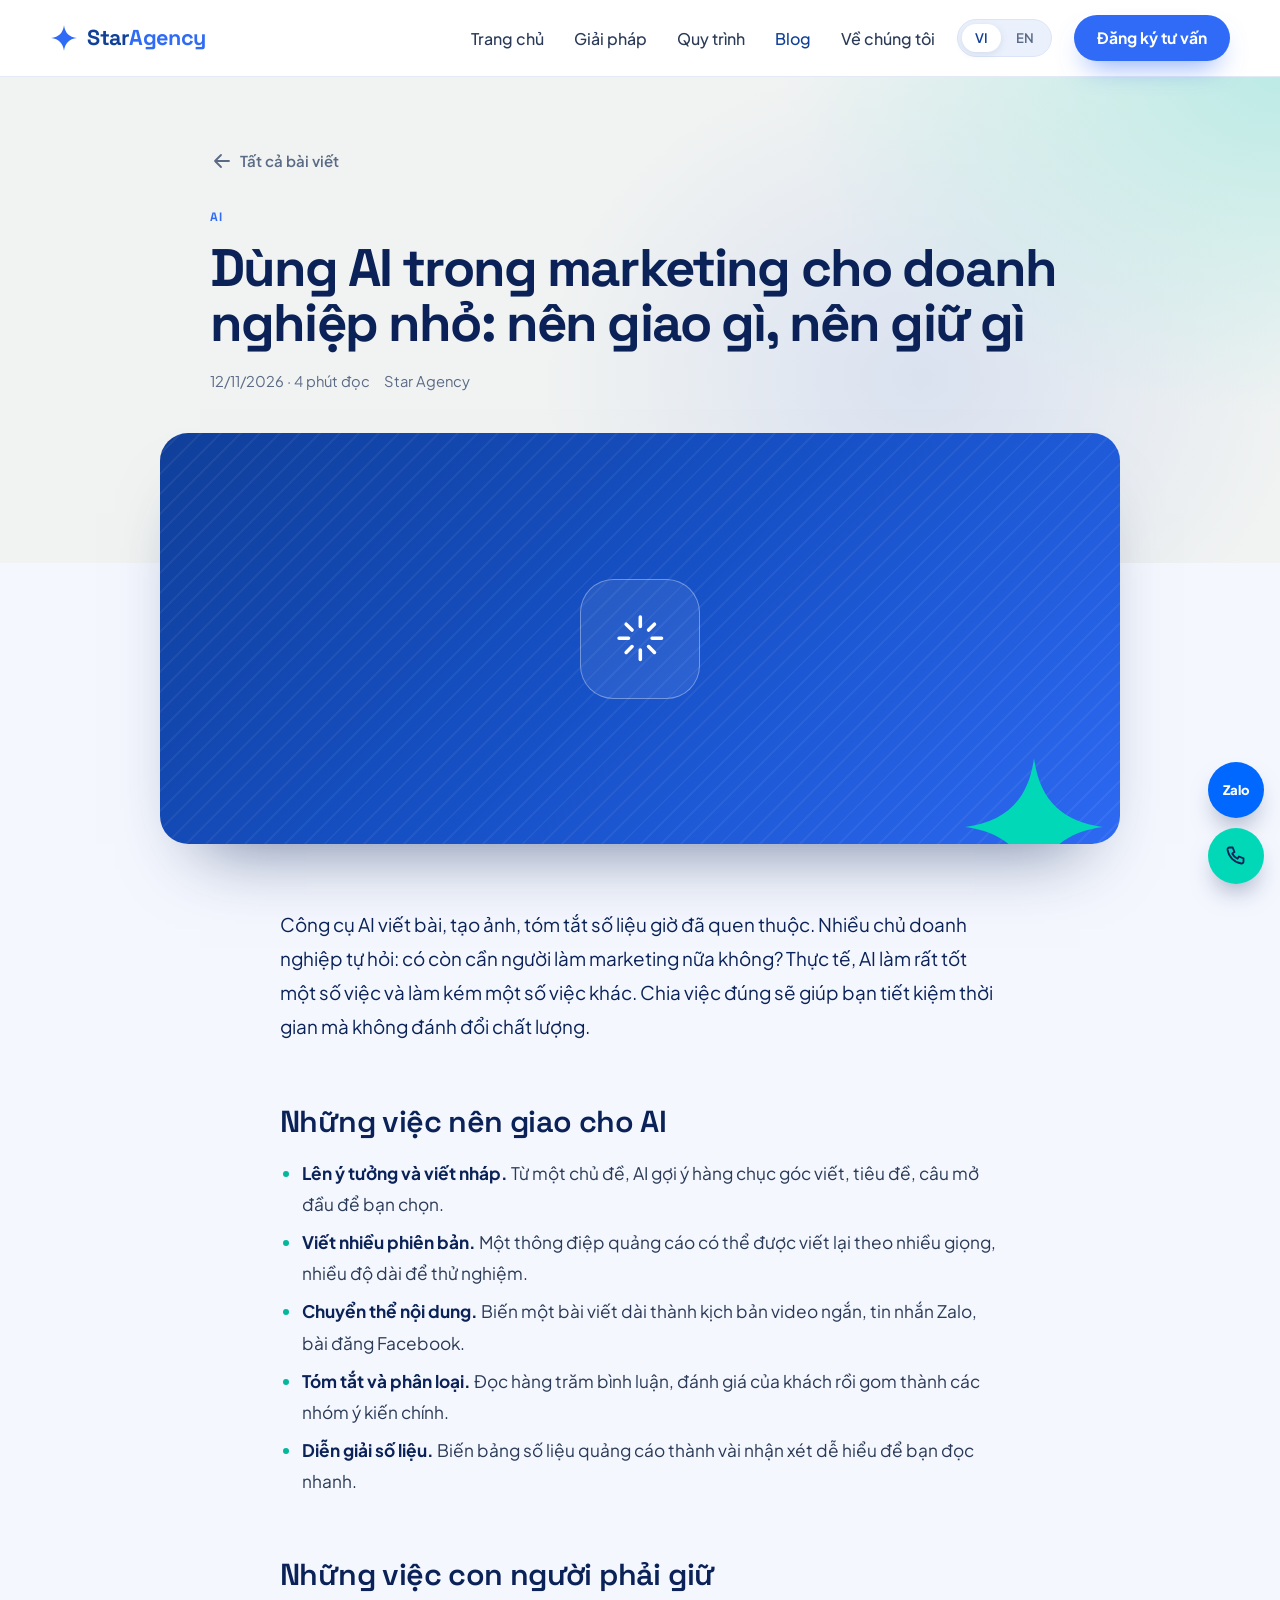
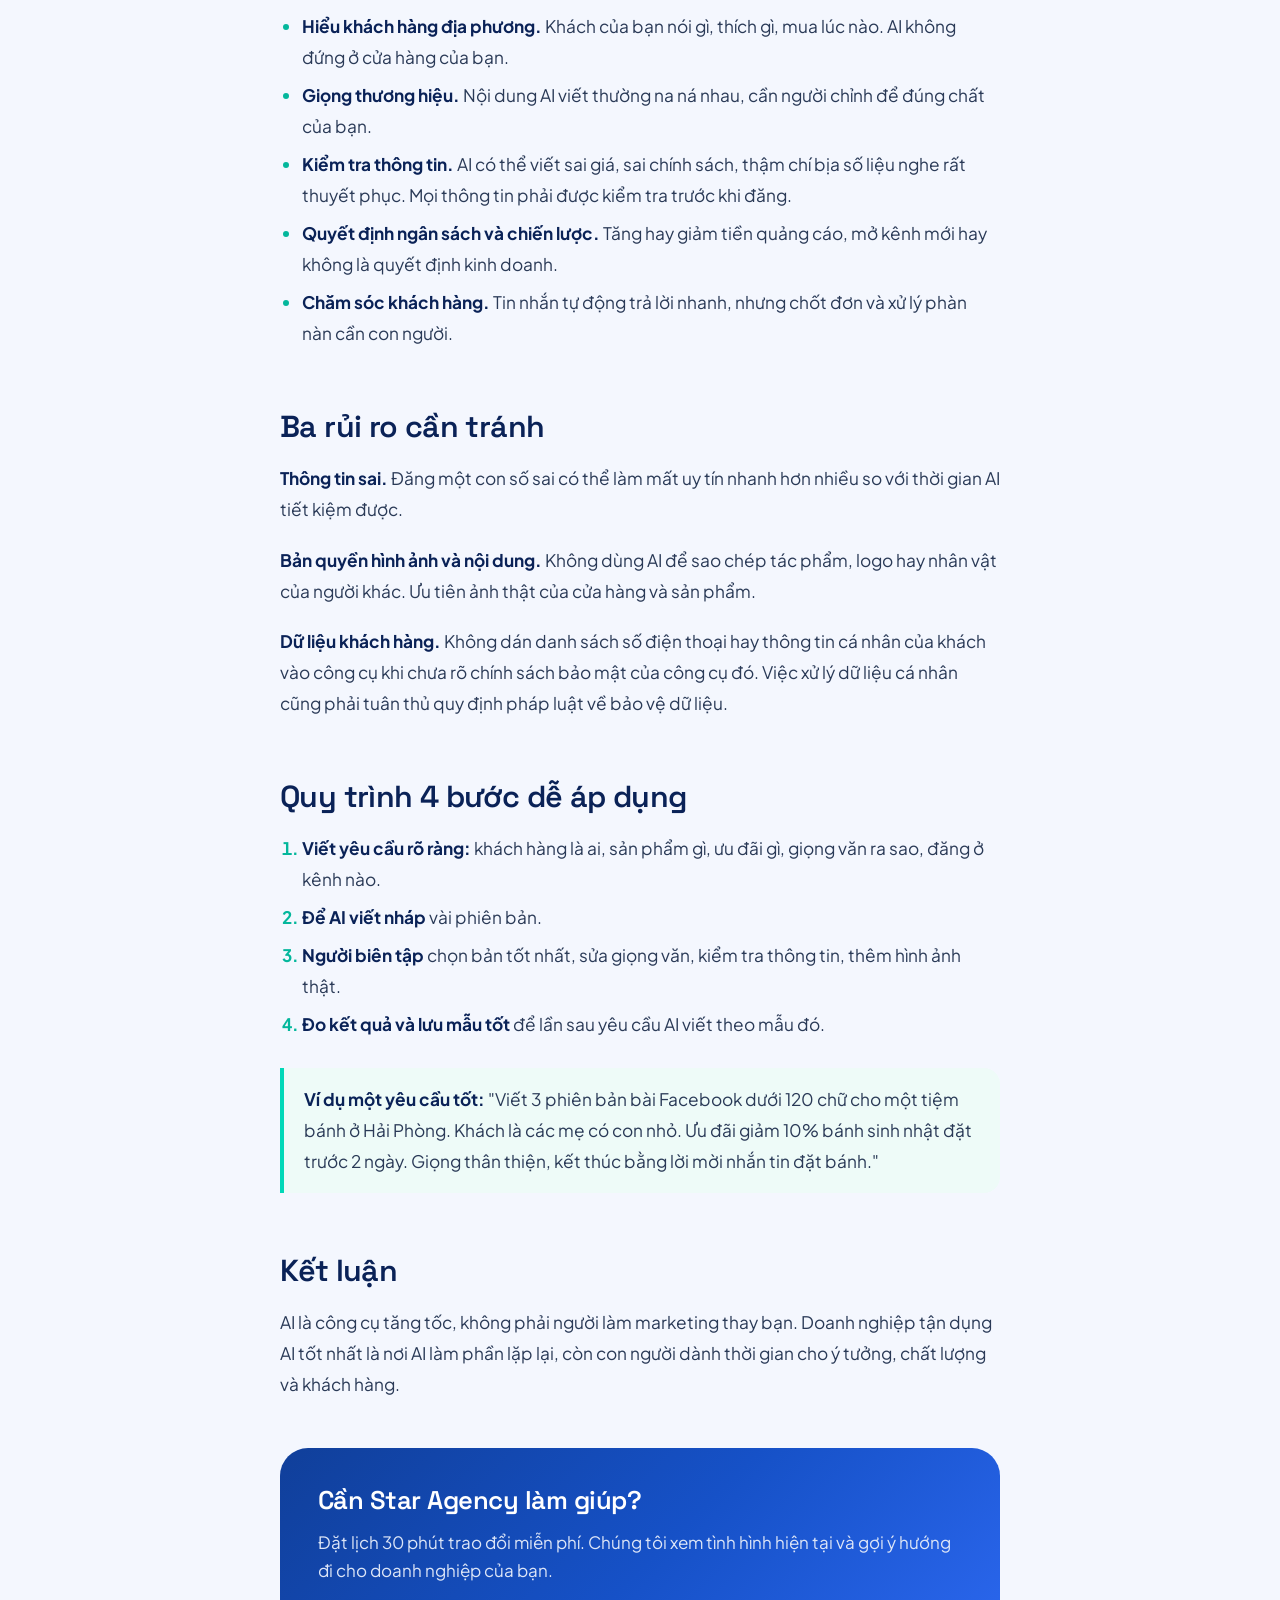
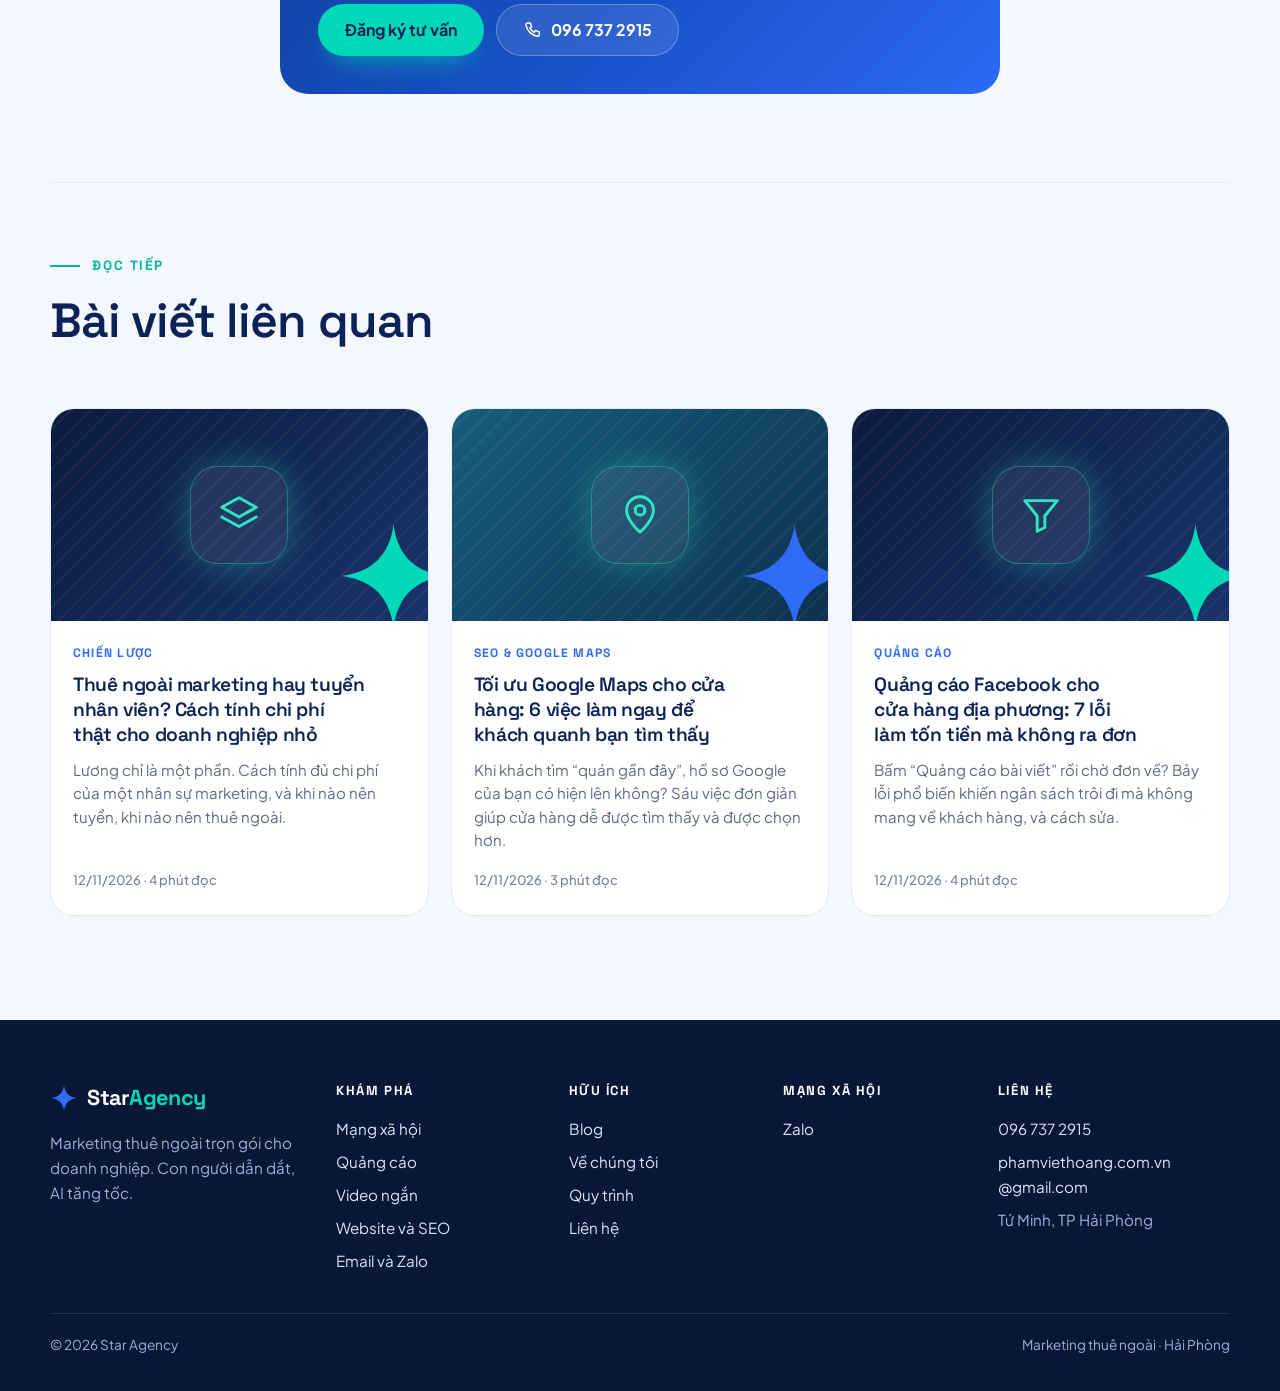
<file: blog/dung-ai-trong-marketing-cho-doanh-nghiep-nho.html>
<!DOCTYPE html>
<html lang="vi">
<head>
<meta charset="utf-8">
<meta name="viewport" content="width=device-width, initial-scale=1">
<title>Dùng AI trong marketing cho doanh nghiệp nhỏ: nên giao gì, nên giữ gì · Star Agency</title>
<meta name="description" content="AI giúp làm nhanh nhiều việc lặp lại nhưng không thay được hiểu biết về khách hàng. Cách chia việc giữa AI và con người cho hiệu quả.">
<meta property="og:type" content="website">
<meta property="og:locale" content="vi_VN">
<meta property="og:site_name" content="Star Agency">
<meta property="og:title" content="Dùng AI trong marketing cho doanh nghiệp nhỏ: nên giao gì, nên giữ gì · Star Agency">
<meta property="og:description" content="AI giúp làm nhanh nhiều việc lặp lại nhưng không thay được hiểu biết về khách hàng. Cách chia việc giữa AI và con người cho hiệu quả.">
<meta name="theme-color" content="#FFFFFF">
<link rel="icon" href="data:image/svg+xml,%3Csvg xmlns='http://www.w3.org/2000/svg' viewBox='0 0 24 24'%3E%3Cpath fill='%232F6BF6' d='M12 1C12.9 7.6 16.4 11.1 23 12C16.4 12.9 12.9 16.4 12 23C11.1 16.4 7.6 12.9 1 12C7.6 11.1 11.1 7.6 12 1Z'/%3E%3C/svg%3E">
<link rel="preconnect" href="https://fonts.googleapis.com">
<link rel="preconnect" href="https://fonts.gstatic.com" crossorigin>
<link href="https://fonts.googleapis.com/css2?family=Plus+Jakarta+Sans:wght@400;500;600;700;800&amp;family=Space+Grotesk:wght@500;600;700&amp;display=swap" rel="stylesheet">
<link href="../assets/site.css" rel="stylesheet">
<script type="application/ld+json">{"@context": "https://schema.org", "@type": "BlogPosting", "headline": "Dùng AI trong marketing cho doanh nghiệp nhỏ: nên giao gì, nên giữ gì", "description": "AI giúp làm nhanh nhiều việc lặp lại nhưng không thay được hiểu biết về khách hàng. Cách chia việc giữa AI và con người cho hiệu quả.", "datePublished": "2026-11-12", "inLanguage": "vi", "author": {"@type": "Organization", "name": "Star Agency"}, "publisher": {"@type": "Organization", "name": "Star Agency"}}</script>
</head>
<body>
<svg width="0" height="0" style="position:absolute" aria-hidden="true">
  <symbol id="i-star" viewBox="0 0 24 24"><path fill="currentColor" d="M12 1C12.9 7.6 16.4 11.1 23 12C16.4 12.9 12.9 16.4 12 23C11.1 16.4 7.6 12.9 1 12C7.6 11.1 11.1 7.6 12 1Z"/></symbol>
  <symbol id="i-check" viewBox="0 0 24 24"><path d="M5 12.5l4.5 4.5L19 7.5"/></symbol>
  <symbol id="i-phone" viewBox="0 0 24 24"><path d="M5.5 3.5h3.2l1.8 4.6-2.3 1.4a11.5 11.5 0 0 0 5.3 5.3l1.4-2.3 4.6 1.8v3.2a2 2 0 0 1-2.2 2A16.5 16.5 0 0 1 3.5 5.7a2 2 0 0 1 2-2.2z"/></symbol>
  <symbol id="i-mail" viewBox="0 0 24 24"><rect x="3" y="5" width="18" height="14" rx="2.5"/><path d="M3.5 7.5l8.5 6 8.5-6"/></symbol>
  <symbol id="i-pin" viewBox="0 0 24 24"><path d="M12 21s-7-6.2-7-11.5a7 7 0 0 1 14 0C19 14.8 12 21 12 21z"/><circle cx="12" cy="9.5" r="2.5"/></symbol>
  <symbol id="i-chat" viewBox="0 0 24 24"><path d="M4 5.5A1.5 1.5 0 0 1 5.5 4h13A1.5 1.5 0 0 1 20 5.5v9a1.5 1.5 0 0 1-1.5 1.5H9l-5 4z"/><path d="M8 9h8M8 12h5"/></symbol>
  <symbol id="i-funnel" viewBox="0 0 24 24"><path d="M3.5 4.5h17l-6.5 8v6l-4 2v-8z"/></symbol>
  <symbol id="i-video" viewBox="0 0 24 24"><rect x="3" y="6" width="13" height="12" rx="2.5"/><path d="M16 10.5l5-3v9l-5-3z"/></symbol>
  <symbol id="i-layout" viewBox="0 0 24 24"><rect x="3" y="4" width="18" height="16" rx="2.5"/><path d="M3 9h18M9 9v11"/></symbol>
  <symbol id="i-search" viewBox="0 0 24 24"><circle cx="10.5" cy="10.5" r="6.5"/><path d="M15.5 15.5L21 21"/></symbol>
  <symbol id="i-send" viewBox="0 0 24 24"><path d="M21 3L10 14"/><path d="M21 3l-7 18-4-7-7-4z"/></symbol>
  <symbol id="i-layers" viewBox="0 0 24 24"><path d="M12 3l9 5-9 5-9-5z"/><path d="M3 13l9 5 9-5"/></symbol>
  <symbol id="i-spark" viewBox="0 0 24 24"><path d="M12 3v4M12 17v4M3 12h4M17 12h4M6 6l2.5 2.5M15.5 15.5L18 18M18 6l-2.5 2.5M8.5 15.5L6 18"/></symbol>
  <symbol id="i-shield" viewBox="0 0 24 24"><path d="M12 3l8 3v6c0 4.5-3.4 8-8 9-4.6-1-8-4.5-8-9V6z"/><path d="M8.5 12l2.5 2.5 4.5-4.5"/></symbol>
  <symbol id="i-calendar" viewBox="0 0 24 24"><rect x="3.5" y="5" width="17" height="15.5" rx="2.5"/><path d="M3.5 10h17M8 3v4M16 3v4"/></symbol>
  <symbol id="i-menu" viewBox="0 0 24 24"><path d="M4 7h16M4 12h16M4 17h16"/></symbol>
  <symbol id="i-left" viewBox="0 0 24 24"><path d="M19 12H5M11 6l-6 6 6 6"/></symbol>
  <symbol id="i-right" viewBox="0 0 24 24"><path d="M5 12h14M13 6l6 6-6 6"/></symbol>
</svg>
<header class="site-header">
  <div class="wrap nav">
    <a class="brand" href="../index.html" aria-label="Star Agency, về trang chủ" data-i18n-aria="k11">
      <svg aria-hidden="true"><use href="#i-star"/></svg>
      <span>Star<b>Agency</b></span>
    </a>
    <ul class="nav-links">
<li><a href="../index.html#top"><span data-i18n="k1">Trang chủ</span></a></li>
<li><a href="../index.html#giai-phap"><span data-i18n="k2">Giải pháp</span></a></li>
<li><a href="../index.html#quy-trinh"><span data-i18n="k3">Quy trình</span></a></li>
<li><a href="index.html" aria-current="page"><span data-i18n="k4">Blog</span></a></li>
<li><a href="../index.html#ve-chung-toi"><span data-i18n="k5">Về chúng tôi</span></a></li>
    </ul>
    <div class="lang" role="group" aria-label="Ngôn ngữ / Language">
      <button type="button" data-lang="vi" aria-pressed="true">VI</button>
      <button type="button" data-lang="en" aria-pressed="false">EN</button>
    </div>
    <a class="btn btn-primary btn-sm cta-desktop" href="../index.html#lien-he"><span data-i18n="k12">Đăng ký tư vấn</span></a>
    <button class="menu-btn" id="menu-btn" type="button" aria-expanded="false" aria-controls="mobile-menu" aria-label="Mở menu" data-i18n-aria="k13"><svg class="ic-svg" aria-hidden="true"><use href="#i-menu"/></svg></button>
  </div>
  <nav class="wrap mobile-menu" id="mobile-menu" hidden aria-label="Menu" data-i18n-aria="k14">
    <ul>
<li><a href="../index.html#top"><span data-i18n="k6">Trang chủ</span></a></li>
<li><a href="../index.html#giai-phap"><span data-i18n="k7">Giải pháp</span></a></li>
<li><a href="../index.html#quy-trinh"><span data-i18n="k8">Quy trình</span></a></li>
<li><a href="index.html" aria-current="page"><span data-i18n="k9">Blog</span></a></li>
<li><a href="../index.html#ve-chung-toi"><span data-i18n="k10">Về chúng tôi</span></a></li>
    </ul>
    <a class="btn btn-primary" href="../index.html#lien-he"><span data-i18n="k15">Đăng ký tư vấn miễn phí</span></a>
  </nav>
</header>

<main id="top">
  <section class="article-hero">
    <div class="wrap">
      <a class="back-link" href="index.html"><svg class="ic-svg" aria-hidden="true"><use href="#i-left"/></svg><span data-i18n="k22">Tất cả bài viết</span></a>
      <div><span class="post-cat" data-i18n="k23">AI</span></div>
      <h1>Dùng AI trong marketing cho doanh nghiệp nhỏ: nên giao gì, nên giữ gì</h1>
      <div class="article-meta"><span data-i18n="k24">12/11/2026 · 4 phút đọc</span><span>Star Agency</span></div>
    </div>
  </section>
  <div class="wrap"><div class="article-cover"><div class="cover v2" aria-hidden="true"><div class="cover-ic"><svg class="ic-svg" aria-hidden="true"><use href="#i-spark"/></svg></div><svg class="cover-star"><use href="#i-star"/></svg></div></div></div>

  <article class="article-main">
    <div class="wrap">
      <p class="en-note">This article is currently available in Vietnamese only.</p>
      <div class="prose">

<p>Công cụ AI viết bài, tạo ảnh, tóm tắt số liệu giờ đã quen thuộc. Nhiều chủ doanh nghiệp tự hỏi: có còn cần người làm marketing nữa không? Thực tế, AI làm rất tốt một số việc và làm kém một số việc khác. Chia việc đúng sẽ giúp bạn tiết kiệm thời gian mà không đánh đổi chất lượng.</p>

<h2>Những việc nên giao cho AI</h2>
<ul>
<li><strong>Lên ý tưởng và viết nháp.</strong> Từ một chủ đề, AI gợi ý hàng chục góc viết, tiêu đề, câu mở đầu để bạn chọn.</li>
<li><strong>Viết nhiều phiên bản.</strong> Một thông điệp quảng cáo có thể được viết lại theo nhiều giọng, nhiều độ dài để thử nghiệm.</li>
<li><strong>Chuyển thể nội dung.</strong> Biến một bài viết dài thành kịch bản video ngắn, tin nhắn Zalo, bài đăng Facebook.</li>
<li><strong>Tóm tắt và phân loại.</strong> Đọc hàng trăm bình luận, đánh giá của khách rồi gom thành các nhóm ý kiến chính.</li>
<li><strong>Diễn giải số liệu.</strong> Biến bảng số liệu quảng cáo thành vài nhận xét dễ hiểu để bạn đọc nhanh.</li>
</ul>

<h2>Những việc con người phải giữ</h2>
<ul>
<li><strong>Hiểu khách hàng địa phương.</strong> Khách của bạn nói gì, thích gì, mua lúc nào. AI không đứng ở cửa hàng của bạn.</li>
<li><strong>Giọng thương hiệu.</strong> Nội dung AI viết thường na ná nhau, cần người chỉnh để đúng chất của bạn.</li>
<li><strong>Kiểm tra thông tin.</strong> AI có thể viết sai giá, sai chính sách, thậm chí bịa số liệu nghe rất thuyết phục. Mọi thông tin phải được kiểm tra trước khi đăng.</li>
<li><strong>Quyết định ngân sách và chiến lược.</strong> Tăng hay giảm tiền quảng cáo, mở kênh mới hay không là quyết định kinh doanh.</li>
<li><strong>Chăm sóc khách hàng.</strong> Tin nhắn tự động trả lời nhanh, nhưng chốt đơn và xử lý phàn nàn cần con người.</li>
</ul>

<h2>Ba rủi ro cần tránh</h2>
<p><strong>Thông tin sai.</strong> Đăng một con số sai có thể làm mất uy tín nhanh hơn nhiều so với thời gian AI tiết kiệm được.</p>
<p><strong>Bản quyền hình ảnh và nội dung.</strong> Không dùng AI để sao chép tác phẩm, logo hay nhân vật của người khác. Ưu tiên ảnh thật của cửa hàng và sản phẩm.</p>
<p><strong>Dữ liệu khách hàng.</strong> Không dán danh sách số điện thoại hay thông tin cá nhân của khách vào công cụ khi chưa rõ chính sách bảo mật của công cụ đó. Việc xử lý dữ liệu cá nhân cũng phải tuân thủ quy định pháp luật về bảo vệ dữ liệu.</p>

<h2>Quy trình 4 bước dễ áp dụng</h2>
<ol>
<li><strong>Viết yêu cầu rõ ràng:</strong> khách hàng là ai, sản phẩm gì, ưu đãi gì, giọng văn ra sao, đăng ở kênh nào.</li>
<li><strong>Để AI viết nháp</strong> vài phiên bản.</li>
<li><strong>Người biên tập</strong> chọn bản tốt nhất, sửa giọng văn, kiểm tra thông tin, thêm hình ảnh thật.</li>
<li><strong>Đo kết quả và lưu mẫu tốt</strong> để lần sau yêu cầu AI viết theo mẫu đó.</li>
</ol>
<div class="tip"><p><strong>Ví dụ một yêu cầu tốt:</strong> "Viết 3 phiên bản bài Facebook dưới 120 chữ cho một tiệm bánh ở Hải Phòng. Khách là các mẹ có con nhỏ. Ưu đãi giảm 10% bánh sinh nhật đặt trước 2 ngày. Giọng thân thiện, kết thúc bằng lời mời nhắn tin đặt bánh."</p></div>

<h2>Kết luận</h2>
<p>AI là công cụ tăng tốc, không phải người làm marketing thay bạn. Doanh nghiệp tận dụng AI tốt nhất là nơi AI làm phần lặp lại, còn con người dành thời gian cho ý tưởng, chất lượng và khách hàng.</p>

      </div>
      <aside class="article-cta">
        <h2 data-i18n="k25">Cần Star Agency làm giúp?</h2>
        <p data-i18n="k26">Đặt lịch 30 phút trao đổi miễn phí. Chúng tôi xem tình hình hiện tại và gợi ý hướng đi cho doanh nghiệp của bạn.</p>
        <div class="cta-row">
          <a class="btn btn-teal" href="../index.html#lien-he"><span data-i18n="k27">Đăng ký tư vấn</span></a>
          <a class="btn btn-glass" href="tel:+84967372915"><svg class="ic-svg" aria-hidden="true"><use href="#i-phone"/></svg>096 737 2915</a>
        </div>
      </aside>

      <div class="related">
        <div class="section-head">
          <span class="kicker" data-i18n="k28">Đọc tiếp</span>
          <h2 data-i18n="k29">Bài viết liên quan</h2>
        </div>
        <div class="posts">
<a class="post-card" href="thue-ngoai-marketing-hay-tuyen-nhan-vien.html" data-cat="chien-luoc">
  <div class="cover" aria-hidden="true"><div class="cover-ic"><svg class="ic-svg" aria-hidden="true"><use href="#i-layers"/></svg></div><svg class="cover-star"><use href="#i-star"/></svg></div>
  <div class="post-body">
    <span class="post-cat" data-i18n="k16">Chiến lược</span>
    <h3>Thuê ngoài marketing hay tuyển nhân viên? Cách tính chi phí thật cho doanh nghiệp nhỏ</h3>
    <p>Lương chỉ là một phần. Cách tính đủ chi phí của một nhân sự marketing, và khi nào nên tuyển, khi nào nên thuê ngoài.</p>
    <div class="post-meta"><span data-i18n="k17">12/11/2026 · 4 phút đọc</span></div>
  </div>
</a>
<a class="post-card" href="toi-uu-google-maps-cho-cua-hang.html" data-cat="seo">
  <div class="cover v3" aria-hidden="true"><div class="cover-ic"><svg class="ic-svg" aria-hidden="true"><use href="#i-pin"/></svg></div><svg class="cover-star"><use href="#i-star"/></svg></div>
  <div class="post-body">
    <span class="post-cat" data-i18n="k18">SEO &amp; Google Maps</span>
    <h3>Tối ưu Google Maps cho cửa hàng: 6 việc làm ngay để khách quanh bạn tìm thấy</h3>
    <p>Khi khách tìm “quán gần đây”, hồ sơ Google của bạn có hiện lên không? Sáu việc đơn giản giúp cửa hàng dễ được tìm thấy và được chọn hơn.</p>
    <div class="post-meta"><span data-i18n="k19">12/11/2026 · 3 phút đọc</span></div>
  </div>
</a>
<a class="post-card" href="quang-cao-facebook-7-loi-ton-tien.html" data-cat="quang-cao">
  <div class="cover" aria-hidden="true"><div class="cover-ic"><svg class="ic-svg" aria-hidden="true"><use href="#i-funnel"/></svg></div><svg class="cover-star"><use href="#i-star"/></svg></div>
  <div class="post-body">
    <span class="post-cat" data-i18n="k20">Quảng cáo</span>
    <h3>Quảng cáo Facebook cho cửa hàng địa phương: 7 lỗi làm tốn tiền mà không ra đơn</h3>
    <p>Bấm “Quảng cáo bài viết” rồi chờ đơn về? Bảy lỗi phổ biến khiến ngân sách trôi đi mà không mang về khách hàng, và cách sửa.</p>
    <div class="post-meta"><span data-i18n="k21">12/11/2026 · 4 phút đọc</span></div>
  </div>
</a>
        </div>
      </div>
    </div>
  </article>
</main>
<footer class="site-footer">
  <div class="wrap">
    <div class="footer-grid">
      <div class="footer-about">
        <a class="brand" href="../index.html">
          <svg aria-hidden="true"><use href="#i-star"/></svg>
          <span>Star<b>Agency</b></span>
        </a>
        <p data-i18n="k30">Marketing thuê ngoài trọn gói cho doanh nghiệp. Con người dẫn dắt, AI tăng tốc.</p>
      </div>
      <div>
        <h4 data-i18n="k31">Khám phá</h4>
        <ul>
          <li><a href="../index.html#giai-phap"><span data-i18n="k32">Mạng xã hội</span></a></li>
          <li><a href="../index.html#giai-phap"><span data-i18n="k33">Quảng cáo</span></a></li>
          <li><a href="../index.html#giai-phap"><span data-i18n="k34">Video ngắn</span></a></li>
          <li><a href="../index.html#giai-phap"><span data-i18n="k35">Website và SEO</span></a></li>
          <li><a href="../index.html#giai-phap"><span data-i18n="k36">Email và Zalo</span></a></li>
        </ul>
      </div>
      <div>
        <h4 data-i18n="k37">Hữu ích</h4>
        <ul>
          <li><a href="index.html">Blog</a></li>
          <li><a href="../index.html#ve-chung-toi"><span data-i18n="k38">Về chúng tôi</span></a></li>
          <li><a href="../index.html#quy-trinh"><span data-i18n="k39">Quy trình</span></a></li>
          <li><a href="../index.html#lien-he"><span data-i18n="k40">Liên hệ</span></a></li>
        </ul>
      </div>
      <div>
        <h4 data-i18n="k41">Mạng xã hội</h4>
        <ul>
          <li><a href="https://zalo.me/0967372915" target="_blank" rel="noopener">Zalo</a></li>
        </ul>
      </div>
      <div>
        <h4 data-i18n="k42">Liên hệ</h4>
        <ul>
          <li><a href="tel:+84967372915">096 737 2915</a></li>
          <li><a href="mailto:phamviethoang.com.vn@gmail.com">phamviethoang.com.vn<wbr>@gmail.com</a></li>
          <li><span data-i18n="k43">Tứ Minh, TP Hải Phòng</span></li>
        </ul>
      </div>
    </div>
    <div class="copyright">
      <span>© <span id="year">2026</span> Star Agency</span>
      <span data-i18n="k44">Marketing thuê ngoài · Hải Phòng</span>
    </div>
  </div>
</footer>

<div class="fab">
  <a class="zalo" href="https://zalo.me/0967372915" target="_blank" rel="noopener" aria-label="Nhắn Zalo 096 737 2915" data-i18n-aria="k45">Zalo</a>
  <a class="call" href="tel:+84967372915" aria-label="Gọi 096 737 2915" data-i18n-aria="k46"><svg class="ic-svg" aria-hidden="true"><use href="#i-phone"/></svg></a>
</div>
<script>window.I18N_EN = {"__title": "Dùng AI trong marketing cho doanh nghiệp nhỏ: nên giao gì, nên giữ gì · Star Agency", "k1": "Home", "k2": "Solutions", "k3": "Process", "k4": "Blog", "k5": "About", "k6": "Home", "k7": "Solutions", "k8": "Process", "k9": "Blog", "k10": "About", "k11": "Star Agency, back to home", "k12": "Get started", "k13": "Open menu", "k14": "Menu", "k15": "Book a free consultation", "k16": "Strategy", "k17": "Nov 12, 2026 · 4 min read", "k18": "SEO &amp; Google Maps", "k19": "Nov 12, 2026 · 3 min read", "k20": "Advertising", "k21": "Nov 12, 2026 · 4 min read", "k22": "All articles", "k23": "AI", "k24": "Nov 12, 2026 · 4 min read", "k25": "Want Star Agency to handle this?", "k26": "Book a free 30-minute call. We will review where you are and suggest next steps for your business.", "k27": "Get started", "k28": "Keep reading", "k29": "Related articles", "k30": "Full-service outsourced marketing for businesses. Led by people, accelerated by AI.", "k31": "Explore", "k32": "Social media", "k33": "Advertising", "k34": "Short video", "k35": "Websites &amp; SEO", "k36": "Email &amp; Zalo", "k37": "Useful", "k38": "About", "k39": "Process", "k40": "Contact", "k41": "Social", "k42": "Contact", "k43": "Tu Minh, Hai Phong City", "k44": "Outsourced marketing · Hai Phong", "k45": "Message on Zalo 096 737 2915", "k46": "Call 096 737 2915"};</script>
<script src="../assets/site.js"></script>
</body>
</html>
</file>
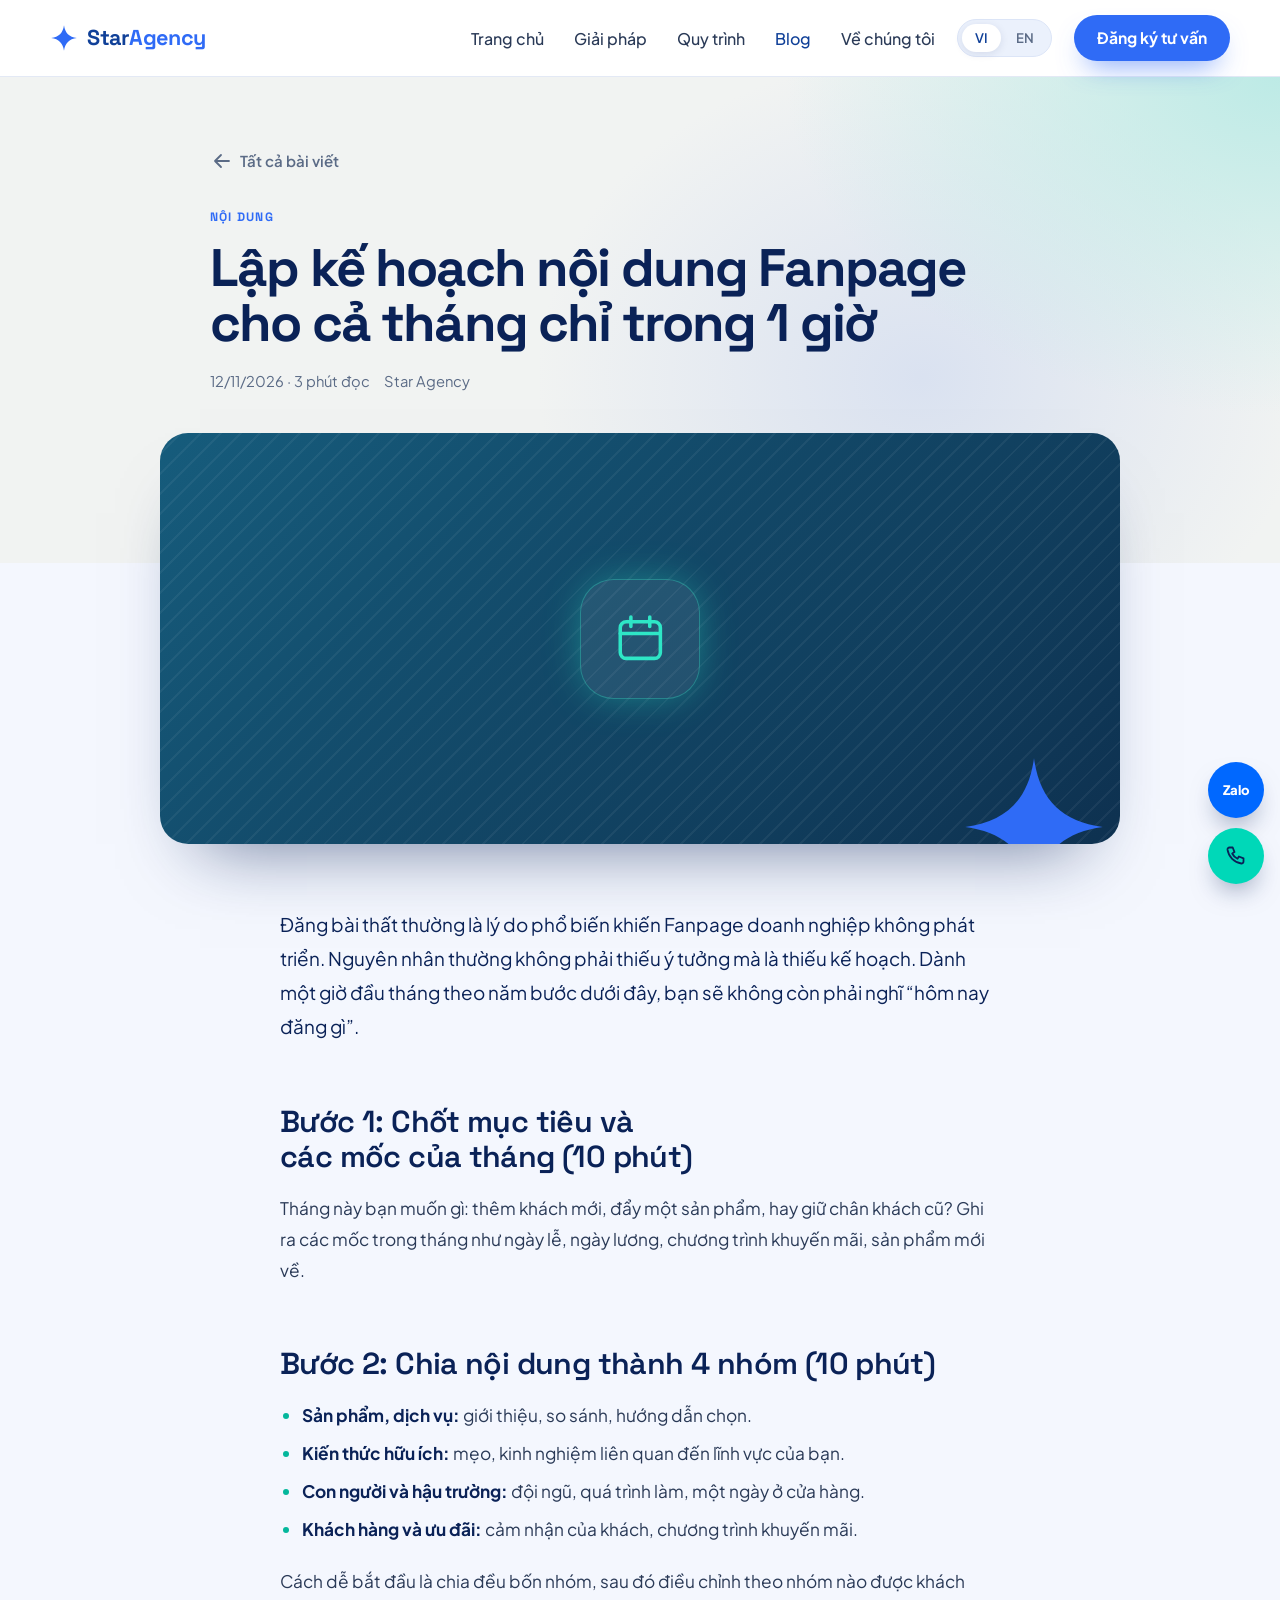
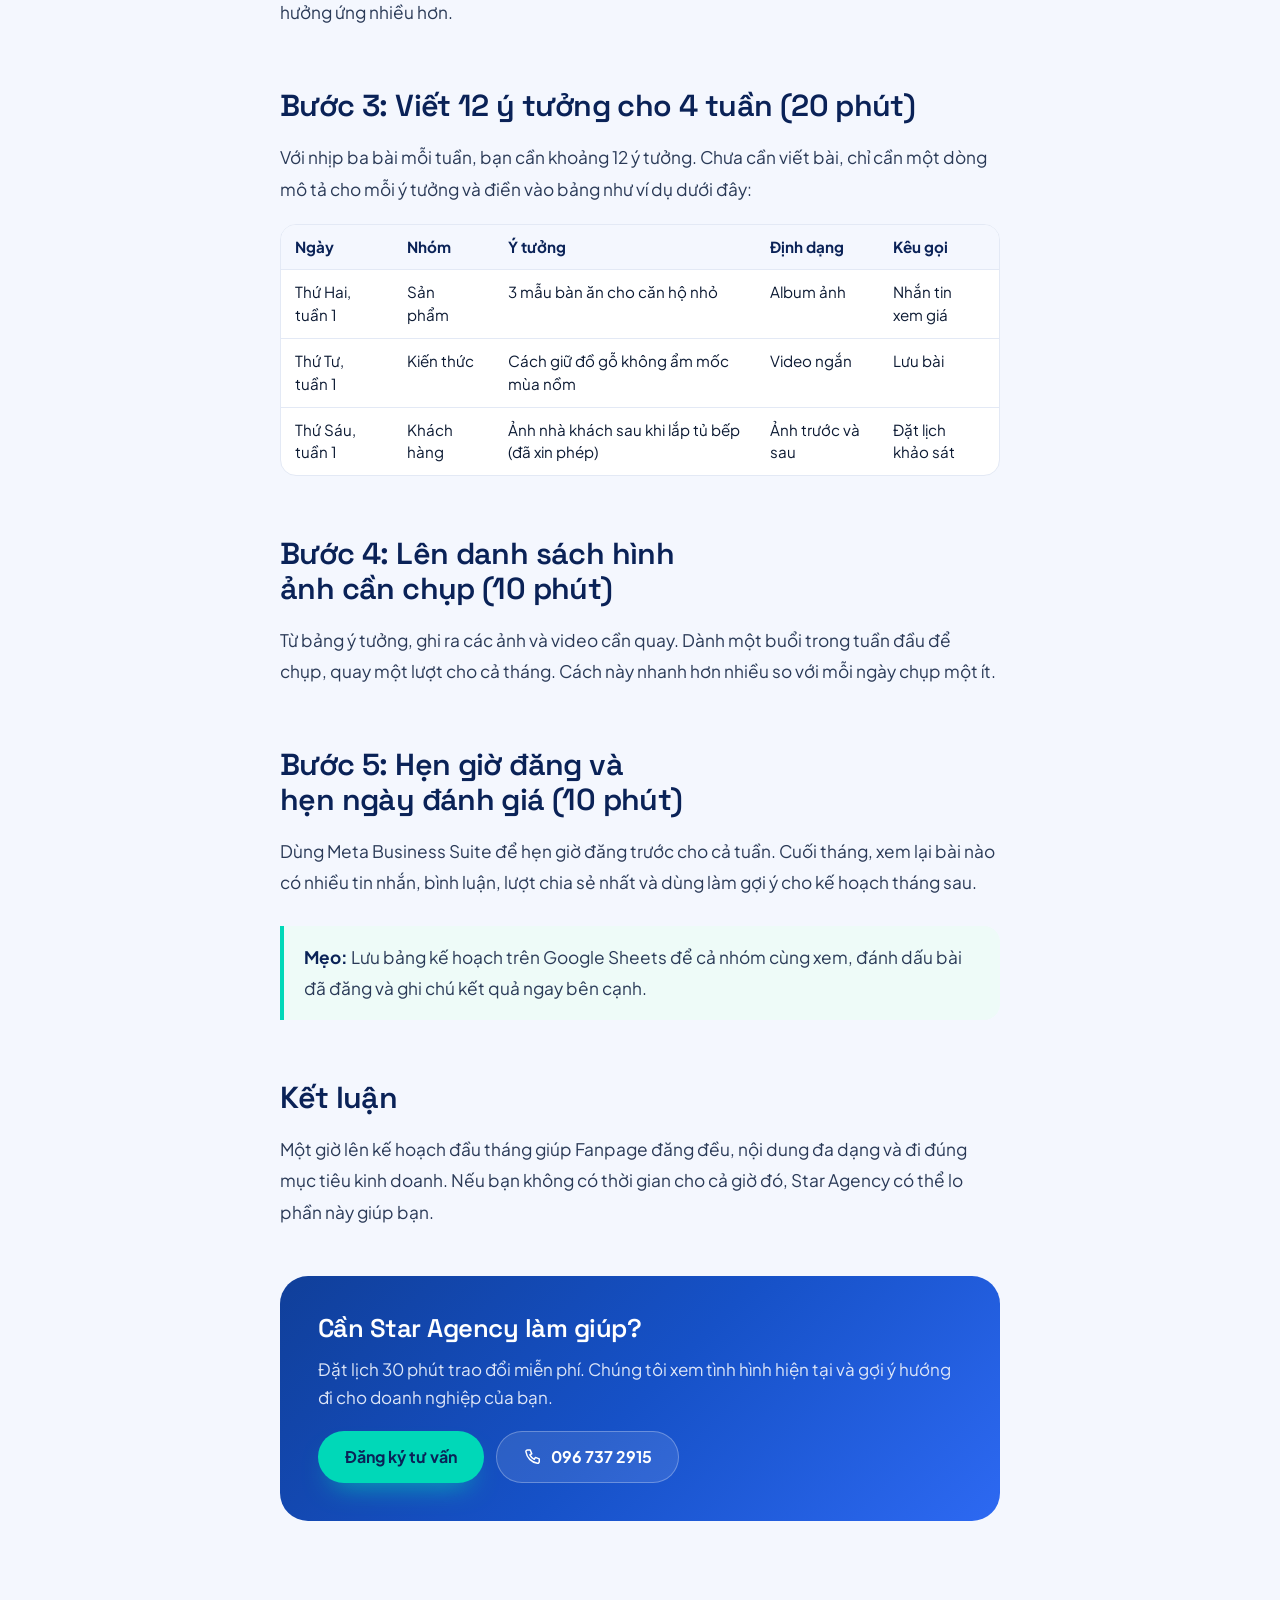
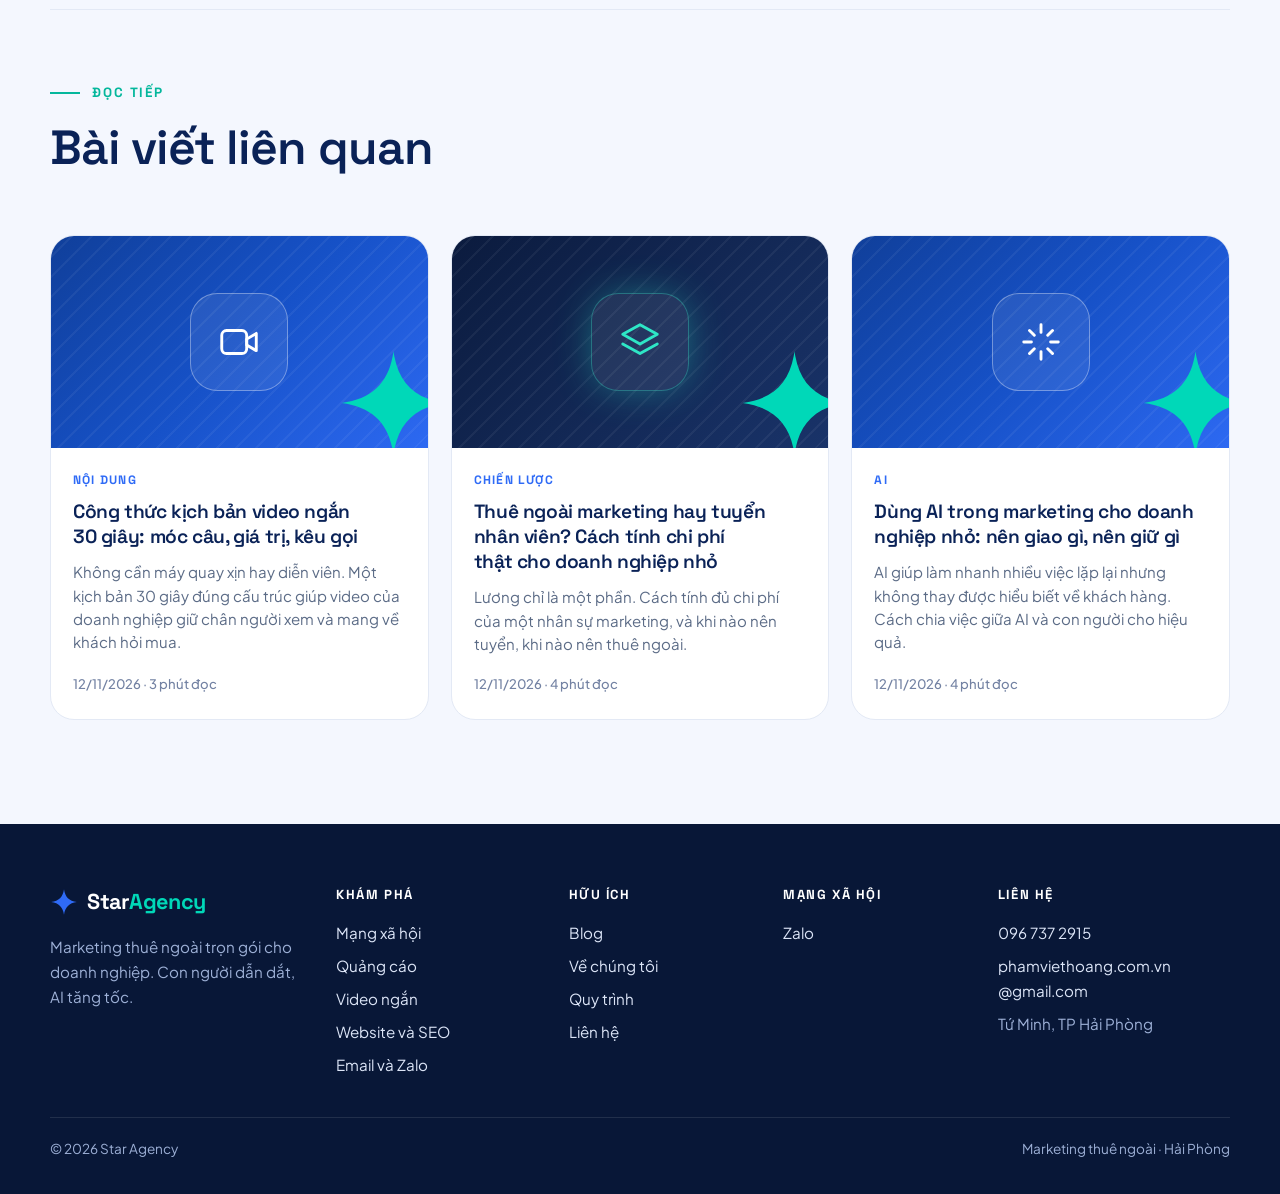
<file: blog/ke-hoach-noi-dung-fanpage-mot-thang.html>
<!DOCTYPE html>
<html lang="vi">
<head>
<meta charset="utf-8">
<meta name="viewport" content="width=device-width, initial-scale=1">
<title>Lập kế hoạch nội dung Fanpage cho cả tháng chỉ trong 1 giờ · Star Agency</title>
<meta name="description" content="Ngày nào cũng loay hoay không biết đăng gì? Năm bước giúp bạn lên lịch đăng bài cho cả tháng trong một buổi ngồi, kèm bảng mẫu.">
<meta property="og:type" content="website">
<meta property="og:locale" content="vi_VN">
<meta property="og:site_name" content="Star Agency">
<meta property="og:title" content="Lập kế hoạch nội dung Fanpage cho cả tháng chỉ trong 1 giờ · Star Agency">
<meta property="og:description" content="Ngày nào cũng loay hoay không biết đăng gì? Năm bước giúp bạn lên lịch đăng bài cho cả tháng trong một buổi ngồi, kèm bảng mẫu.">
<meta name="theme-color" content="#FFFFFF">
<link rel="icon" href="data:image/svg+xml,%3Csvg xmlns='http://www.w3.org/2000/svg' viewBox='0 0 24 24'%3E%3Cpath fill='%232F6BF6' d='M12 1C12.9 7.6 16.4 11.1 23 12C16.4 12.9 12.9 16.4 12 23C11.1 16.4 7.6 12.9 1 12C7.6 11.1 11.1 7.6 12 1Z'/%3E%3C/svg%3E">
<link rel="preconnect" href="https://fonts.googleapis.com">
<link rel="preconnect" href="https://fonts.gstatic.com" crossorigin>
<link href="https://fonts.googleapis.com/css2?family=Plus+Jakarta+Sans:wght@400;500;600;700;800&amp;family=Space+Grotesk:wght@500;600;700&amp;display=swap" rel="stylesheet">
<link href="../assets/site.css" rel="stylesheet">
<script type="application/ld+json">{"@context": "https://schema.org", "@type": "BlogPosting", "headline": "Lập kế hoạch nội dung Fanpage cho cả tháng chỉ trong 1 giờ", "description": "Ngày nào cũng loay hoay không biết đăng gì? Năm bước giúp bạn lên lịch đăng bài cho cả tháng trong một buổi ngồi, kèm bảng mẫu.", "datePublished": "2026-11-12", "inLanguage": "vi", "author": {"@type": "Organization", "name": "Star Agency"}, "publisher": {"@type": "Organization", "name": "Star Agency"}}</script>
</head>
<body>
<svg width="0" height="0" style="position:absolute" aria-hidden="true">
  <symbol id="i-star" viewBox="0 0 24 24"><path fill="currentColor" d="M12 1C12.9 7.6 16.4 11.1 23 12C16.4 12.9 12.9 16.4 12 23C11.1 16.4 7.6 12.9 1 12C7.6 11.1 11.1 7.6 12 1Z"/></symbol>
  <symbol id="i-check" viewBox="0 0 24 24"><path d="M5 12.5l4.5 4.5L19 7.5"/></symbol>
  <symbol id="i-phone" viewBox="0 0 24 24"><path d="M5.5 3.5h3.2l1.8 4.6-2.3 1.4a11.5 11.5 0 0 0 5.3 5.3l1.4-2.3 4.6 1.8v3.2a2 2 0 0 1-2.2 2A16.5 16.5 0 0 1 3.5 5.7a2 2 0 0 1 2-2.2z"/></symbol>
  <symbol id="i-mail" viewBox="0 0 24 24"><rect x="3" y="5" width="18" height="14" rx="2.5"/><path d="M3.5 7.5l8.5 6 8.5-6"/></symbol>
  <symbol id="i-pin" viewBox="0 0 24 24"><path d="M12 21s-7-6.2-7-11.5a7 7 0 0 1 14 0C19 14.8 12 21 12 21z"/><circle cx="12" cy="9.5" r="2.5"/></symbol>
  <symbol id="i-chat" viewBox="0 0 24 24"><path d="M4 5.5A1.5 1.5 0 0 1 5.5 4h13A1.5 1.5 0 0 1 20 5.5v9a1.5 1.5 0 0 1-1.5 1.5H9l-5 4z"/><path d="M8 9h8M8 12h5"/></symbol>
  <symbol id="i-funnel" viewBox="0 0 24 24"><path d="M3.5 4.5h17l-6.5 8v6l-4 2v-8z"/></symbol>
  <symbol id="i-video" viewBox="0 0 24 24"><rect x="3" y="6" width="13" height="12" rx="2.5"/><path d="M16 10.5l5-3v9l-5-3z"/></symbol>
  <symbol id="i-layout" viewBox="0 0 24 24"><rect x="3" y="4" width="18" height="16" rx="2.5"/><path d="M3 9h18M9 9v11"/></symbol>
  <symbol id="i-search" viewBox="0 0 24 24"><circle cx="10.5" cy="10.5" r="6.5"/><path d="M15.5 15.5L21 21"/></symbol>
  <symbol id="i-send" viewBox="0 0 24 24"><path d="M21 3L10 14"/><path d="M21 3l-7 18-4-7-7-4z"/></symbol>
  <symbol id="i-layers" viewBox="0 0 24 24"><path d="M12 3l9 5-9 5-9-5z"/><path d="M3 13l9 5 9-5"/></symbol>
  <symbol id="i-spark" viewBox="0 0 24 24"><path d="M12 3v4M12 17v4M3 12h4M17 12h4M6 6l2.5 2.5M15.5 15.5L18 18M18 6l-2.5 2.5M8.5 15.5L6 18"/></symbol>
  <symbol id="i-shield" viewBox="0 0 24 24"><path d="M12 3l8 3v6c0 4.5-3.4 8-8 9-4.6-1-8-4.5-8-9V6z"/><path d="M8.5 12l2.5 2.5 4.5-4.5"/></symbol>
  <symbol id="i-calendar" viewBox="0 0 24 24"><rect x="3.5" y="5" width="17" height="15.5" rx="2.5"/><path d="M3.5 10h17M8 3v4M16 3v4"/></symbol>
  <symbol id="i-menu" viewBox="0 0 24 24"><path d="M4 7h16M4 12h16M4 17h16"/></symbol>
  <symbol id="i-left" viewBox="0 0 24 24"><path d="M19 12H5M11 6l-6 6 6 6"/></symbol>
  <symbol id="i-right" viewBox="0 0 24 24"><path d="M5 12h14M13 6l6 6-6 6"/></symbol>
</svg>
<header class="site-header">
  <div class="wrap nav">
    <a class="brand" href="../index.html" aria-label="Star Agency, về trang chủ" data-i18n-aria="k11">
      <svg aria-hidden="true"><use href="#i-star"/></svg>
      <span>Star<b>Agency</b></span>
    </a>
    <ul class="nav-links">
<li><a href="../index.html#top"><span data-i18n="k1">Trang chủ</span></a></li>
<li><a href="../index.html#giai-phap"><span data-i18n="k2">Giải pháp</span></a></li>
<li><a href="../index.html#quy-trinh"><span data-i18n="k3">Quy trình</span></a></li>
<li><a href="index.html" aria-current="page"><span data-i18n="k4">Blog</span></a></li>
<li><a href="../index.html#ve-chung-toi"><span data-i18n="k5">Về chúng tôi</span></a></li>
    </ul>
    <div class="lang" role="group" aria-label="Ngôn ngữ / Language">
      <button type="button" data-lang="vi" aria-pressed="true">VI</button>
      <button type="button" data-lang="en" aria-pressed="false">EN</button>
    </div>
    <a class="btn btn-primary btn-sm cta-desktop" href="../index.html#lien-he"><span data-i18n="k12">Đăng ký tư vấn</span></a>
    <button class="menu-btn" id="menu-btn" type="button" aria-expanded="false" aria-controls="mobile-menu" aria-label="Mở menu" data-i18n-aria="k13"><svg class="ic-svg" aria-hidden="true"><use href="#i-menu"/></svg></button>
  </div>
  <nav class="wrap mobile-menu" id="mobile-menu" hidden aria-label="Menu" data-i18n-aria="k14">
    <ul>
<li><a href="../index.html#top"><span data-i18n="k6">Trang chủ</span></a></li>
<li><a href="../index.html#giai-phap"><span data-i18n="k7">Giải pháp</span></a></li>
<li><a href="../index.html#quy-trinh"><span data-i18n="k8">Quy trình</span></a></li>
<li><a href="index.html" aria-current="page"><span data-i18n="k9">Blog</span></a></li>
<li><a href="../index.html#ve-chung-toi"><span data-i18n="k10">Về chúng tôi</span></a></li>
    </ul>
    <a class="btn btn-primary" href="../index.html#lien-he"><span data-i18n="k15">Đăng ký tư vấn miễn phí</span></a>
  </nav>
</header>

<main id="top">
  <section class="article-hero">
    <div class="wrap">
      <a class="back-link" href="index.html"><svg class="ic-svg" aria-hidden="true"><use href="#i-left"/></svg><span data-i18n="k22">Tất cả bài viết</span></a>
      <div><span class="post-cat" data-i18n="k23">Nội dung</span></div>
      <h1>Lập kế hoạch nội dung Fanpage cho cả tháng chỉ trong 1 giờ</h1>
      <div class="article-meta"><span data-i18n="k24">12/11/2026 · 3 phút đọc</span><span>Star Agency</span></div>
    </div>
  </section>
  <div class="wrap"><div class="article-cover"><div class="cover v3" aria-hidden="true"><div class="cover-ic"><svg class="ic-svg" aria-hidden="true"><use href="#i-calendar"/></svg></div><svg class="cover-star"><use href="#i-star"/></svg></div></div></div>

  <article class="article-main">
    <div class="wrap">
      <p class="en-note">This article is currently available in Vietnamese only.</p>
      <div class="prose">

<p>Đăng bài thất thường là lý do phổ biến khiến Fanpage doanh nghiệp không phát triển. Nguyên nhân thường không phải thiếu ý tưởng mà là thiếu kế hoạch. Dành một giờ đầu tháng theo năm bước dưới đây, bạn sẽ không còn phải nghĩ “hôm nay đăng gì”.</p>

<h2>Bước 1: Chốt mục tiêu và các mốc của tháng (10 phút)</h2>
<p>Tháng này bạn muốn gì: thêm khách mới, đẩy một sản phẩm, hay giữ chân khách cũ? Ghi ra các mốc trong tháng như ngày lễ, ngày lương, chương trình khuyến mãi, sản phẩm mới về.</p>

<h2>Bước 2: Chia nội dung thành 4 nhóm (10 phút)</h2>
<ul>
<li><strong>Sản phẩm, dịch vụ:</strong> giới thiệu, so sánh, hướng dẫn chọn.</li>
<li><strong>Kiến thức hữu ích:</strong> mẹo, kinh nghiệm liên quan đến lĩnh vực của bạn.</li>
<li><strong>Con người và hậu trường:</strong> đội ngũ, quá trình làm, một ngày ở cửa hàng.</li>
<li><strong>Khách hàng và ưu đãi:</strong> cảm nhận của khách, chương trình khuyến mãi.</li>
</ul>
<p>Cách dễ bắt đầu là chia đều bốn nhóm, sau đó điều chỉnh theo nhóm nào được khách hưởng ứng nhiều hơn.</p>

<h2>Bước 3: Viết 12 ý tưởng cho 4 tuần (20 phút)</h2>
<p>Với nhịp ba bài mỗi tuần, bạn cần khoảng 12 ý tưởng. Chưa cần viết bài, chỉ cần một dòng mô tả cho mỗi ý tưởng và điền vào bảng như ví dụ dưới đây:</p>
<div class="table-wrap wide"><table>
<thead><tr><th>Ngày</th><th>Nhóm</th><th>Ý tưởng</th><th>Định dạng</th><th>Kêu gọi</th></tr></thead>
<tbody>
<tr><td>Thứ Hai, tuần 1</td><td>Sản phẩm</td><td>3 mẫu bàn ăn cho căn hộ nhỏ</td><td>Album ảnh</td><td>Nhắn tin xem giá</td></tr>
<tr><td>Thứ Tư, tuần 1</td><td>Kiến thức</td><td>Cách giữ đồ gỗ không ẩm mốc mùa nồm</td><td>Video ngắn</td><td>Lưu bài</td></tr>
<tr><td>Thứ Sáu, tuần 1</td><td>Khách hàng</td><td>Ảnh nhà khách sau khi lắp tủ bếp (đã xin phép)</td><td>Ảnh trước và sau</td><td>Đặt lịch khảo sát</td></tr>
</tbody></table></div>

<h2>Bước 4: Lên danh sách hình ảnh cần chụp (10 phút)</h2>
<p>Từ bảng ý tưởng, ghi ra các ảnh và video cần quay. Dành một buổi trong tuần đầu để chụp, quay một lượt cho cả tháng. Cách này nhanh hơn nhiều so với mỗi ngày chụp một ít.</p>

<h2>Bước 5: Hẹn giờ đăng và hẹn ngày đánh giá (10 phút)</h2>
<p>Dùng Meta Business Suite để hẹn giờ đăng trước cho cả tuần. Cuối tháng, xem lại bài nào có nhiều tin nhắn, bình luận, lượt chia sẻ nhất và dùng làm gợi ý cho kế hoạch tháng sau.</p>
<div class="tip"><p><strong>Mẹo:</strong> Lưu bảng kế hoạch trên Google Sheets để cả nhóm cùng xem, đánh dấu bài đã đăng và ghi chú kết quả ngay bên cạnh.</p></div>

<h2>Kết luận</h2>
<p>Một giờ lên kế hoạch đầu tháng giúp Fanpage đăng đều, nội dung đa dạng và đi đúng mục tiêu kinh doanh. Nếu bạn không có thời gian cho cả giờ đó, Star Agency có thể lo phần này giúp bạn.</p>

      </div>
      <aside class="article-cta">
        <h2 data-i18n="k25">Cần Star Agency làm giúp?</h2>
        <p data-i18n="k26">Đặt lịch 30 phút trao đổi miễn phí. Chúng tôi xem tình hình hiện tại và gợi ý hướng đi cho doanh nghiệp của bạn.</p>
        <div class="cta-row">
          <a class="btn btn-teal" href="../index.html#lien-he"><span data-i18n="k27">Đăng ký tư vấn</span></a>
          <a class="btn btn-glass" href="tel:+84967372915"><svg class="ic-svg" aria-hidden="true"><use href="#i-phone"/></svg>096 737 2915</a>
        </div>
      </aside>

      <div class="related">
        <div class="section-head">
          <span class="kicker" data-i18n="k28">Đọc tiếp</span>
          <h2 data-i18n="k29">Bài viết liên quan</h2>
        </div>
        <div class="posts">
<a class="post-card" href="cong-thuc-kich-ban-video-ngan-30-giay.html" data-cat="noi-dung">
  <div class="cover v2" aria-hidden="true"><div class="cover-ic"><svg class="ic-svg" aria-hidden="true"><use href="#i-video"/></svg></div><svg class="cover-star"><use href="#i-star"/></svg></div>
  <div class="post-body">
    <span class="post-cat" data-i18n="k16">Nội dung</span>
    <h3>Công thức kịch bản video ngắn 30 giây: móc câu, giá trị, kêu gọi</h3>
    <p>Không cần máy quay xịn hay diễn viên. Một kịch bản 30 giây đúng cấu trúc giúp video của doanh nghiệp giữ chân người xem và mang về khách hỏi mua.</p>
    <div class="post-meta"><span data-i18n="k17">12/11/2026 · 3 phút đọc</span></div>
  </div>
</a>
<a class="post-card" href="thue-ngoai-marketing-hay-tuyen-nhan-vien.html" data-cat="chien-luoc">
  <div class="cover" aria-hidden="true"><div class="cover-ic"><svg class="ic-svg" aria-hidden="true"><use href="#i-layers"/></svg></div><svg class="cover-star"><use href="#i-star"/></svg></div>
  <div class="post-body">
    <span class="post-cat" data-i18n="k18">Chiến lược</span>
    <h3>Thuê ngoài marketing hay tuyển nhân viên? Cách tính chi phí thật cho doanh nghiệp nhỏ</h3>
    <p>Lương chỉ là một phần. Cách tính đủ chi phí của một nhân sự marketing, và khi nào nên tuyển, khi nào nên thuê ngoài.</p>
    <div class="post-meta"><span data-i18n="k19">12/11/2026 · 4 phút đọc</span></div>
  </div>
</a>
<a class="post-card" href="dung-ai-trong-marketing-cho-doanh-nghiep-nho.html" data-cat="ai">
  <div class="cover v2" aria-hidden="true"><div class="cover-ic"><svg class="ic-svg" aria-hidden="true"><use href="#i-spark"/></svg></div><svg class="cover-star"><use href="#i-star"/></svg></div>
  <div class="post-body">
    <span class="post-cat" data-i18n="k20">AI</span>
    <h3>Dùng AI trong marketing cho doanh nghiệp nhỏ: nên giao gì, nên giữ gì</h3>
    <p>AI giúp làm nhanh nhiều việc lặp lại nhưng không thay được hiểu biết về khách hàng. Cách chia việc giữa AI và con người cho hiệu quả.</p>
    <div class="post-meta"><span data-i18n="k21">12/11/2026 · 4 phút đọc</span></div>
  </div>
</a>
        </div>
      </div>
    </div>
  </article>
</main>
<footer class="site-footer">
  <div class="wrap">
    <div class="footer-grid">
      <div class="footer-about">
        <a class="brand" href="../index.html">
          <svg aria-hidden="true"><use href="#i-star"/></svg>
          <span>Star<b>Agency</b></span>
        </a>
        <p data-i18n="k30">Marketing thuê ngoài trọn gói cho doanh nghiệp. Con người dẫn dắt, AI tăng tốc.</p>
      </div>
      <div>
        <h4 data-i18n="k31">Khám phá</h4>
        <ul>
          <li><a href="../index.html#giai-phap"><span data-i18n="k32">Mạng xã hội</span></a></li>
          <li><a href="../index.html#giai-phap"><span data-i18n="k33">Quảng cáo</span></a></li>
          <li><a href="../index.html#giai-phap"><span data-i18n="k34">Video ngắn</span></a></li>
          <li><a href="../index.html#giai-phap"><span data-i18n="k35">Website và SEO</span></a></li>
          <li><a href="../index.html#giai-phap"><span data-i18n="k36">Email và Zalo</span></a></li>
        </ul>
      </div>
      <div>
        <h4 data-i18n="k37">Hữu ích</h4>
        <ul>
          <li><a href="index.html">Blog</a></li>
          <li><a href="../index.html#ve-chung-toi"><span data-i18n="k38">Về chúng tôi</span></a></li>
          <li><a href="../index.html#quy-trinh"><span data-i18n="k39">Quy trình</span></a></li>
          <li><a href="../index.html#lien-he"><span data-i18n="k40">Liên hệ</span></a></li>
        </ul>
      </div>
      <div>
        <h4 data-i18n="k41">Mạng xã hội</h4>
        <ul>
          <li><a href="https://zalo.me/0967372915" target="_blank" rel="noopener">Zalo</a></li>
        </ul>
      </div>
      <div>
        <h4 data-i18n="k42">Liên hệ</h4>
        <ul>
          <li><a href="tel:+84967372915">096 737 2915</a></li>
          <li><a href="mailto:phamviethoang.com.vn@gmail.com">phamviethoang.com.vn<wbr>@gmail.com</a></li>
          <li><span data-i18n="k43">Tứ Minh, TP Hải Phòng</span></li>
        </ul>
      </div>
    </div>
    <div class="copyright">
      <span>© <span id="year">2026</span> Star Agency</span>
      <span data-i18n="k44">Marketing thuê ngoài · Hải Phòng</span>
    </div>
  </div>
</footer>

<div class="fab">
  <a class="zalo" href="https://zalo.me/0967372915" target="_blank" rel="noopener" aria-label="Nhắn Zalo 096 737 2915" data-i18n-aria="k45">Zalo</a>
  <a class="call" href="tel:+84967372915" aria-label="Gọi 096 737 2915" data-i18n-aria="k46"><svg class="ic-svg" aria-hidden="true"><use href="#i-phone"/></svg></a>
</div>
<script>window.I18N_EN = {"__title": "Lập kế hoạch nội dung Fanpage cho cả tháng chỉ trong 1 giờ · Star Agency", "k1": "Home", "k2": "Solutions", "k3": "Process", "k4": "Blog", "k5": "About", "k6": "Home", "k7": "Solutions", "k8": "Process", "k9": "Blog", "k10": "About", "k11": "Star Agency, back to home", "k12": "Get started", "k13": "Open menu", "k14": "Menu", "k15": "Book a free consultation", "k16": "Content", "k17": "Nov 12, 2026 · 3 min read", "k18": "Strategy", "k19": "Nov 12, 2026 · 4 min read", "k20": "AI", "k21": "Nov 12, 2026 · 4 min read", "k22": "All articles", "k23": "Content", "k24": "Nov 12, 2026 · 3 min read", "k25": "Want Star Agency to handle this?", "k26": "Book a free 30-minute call. We will review where you are and suggest next steps for your business.", "k27": "Get started", "k28": "Keep reading", "k29": "Related articles", "k30": "Full-service outsourced marketing for businesses. Led by people, accelerated by AI.", "k31": "Explore", "k32": "Social media", "k33": "Advertising", "k34": "Short video", "k35": "Websites &amp; SEO", "k36": "Email &amp; Zalo", "k37": "Useful", "k38": "About", "k39": "Process", "k40": "Contact", "k41": "Social", "k42": "Contact", "k43": "Tu Minh, Hai Phong City", "k44": "Outsourced marketing · Hai Phong", "k45": "Message on Zalo 096 737 2915", "k46": "Call 096 737 2915"};</script>
<script src="../assets/site.js"></script>
</body>
</html>
</file>
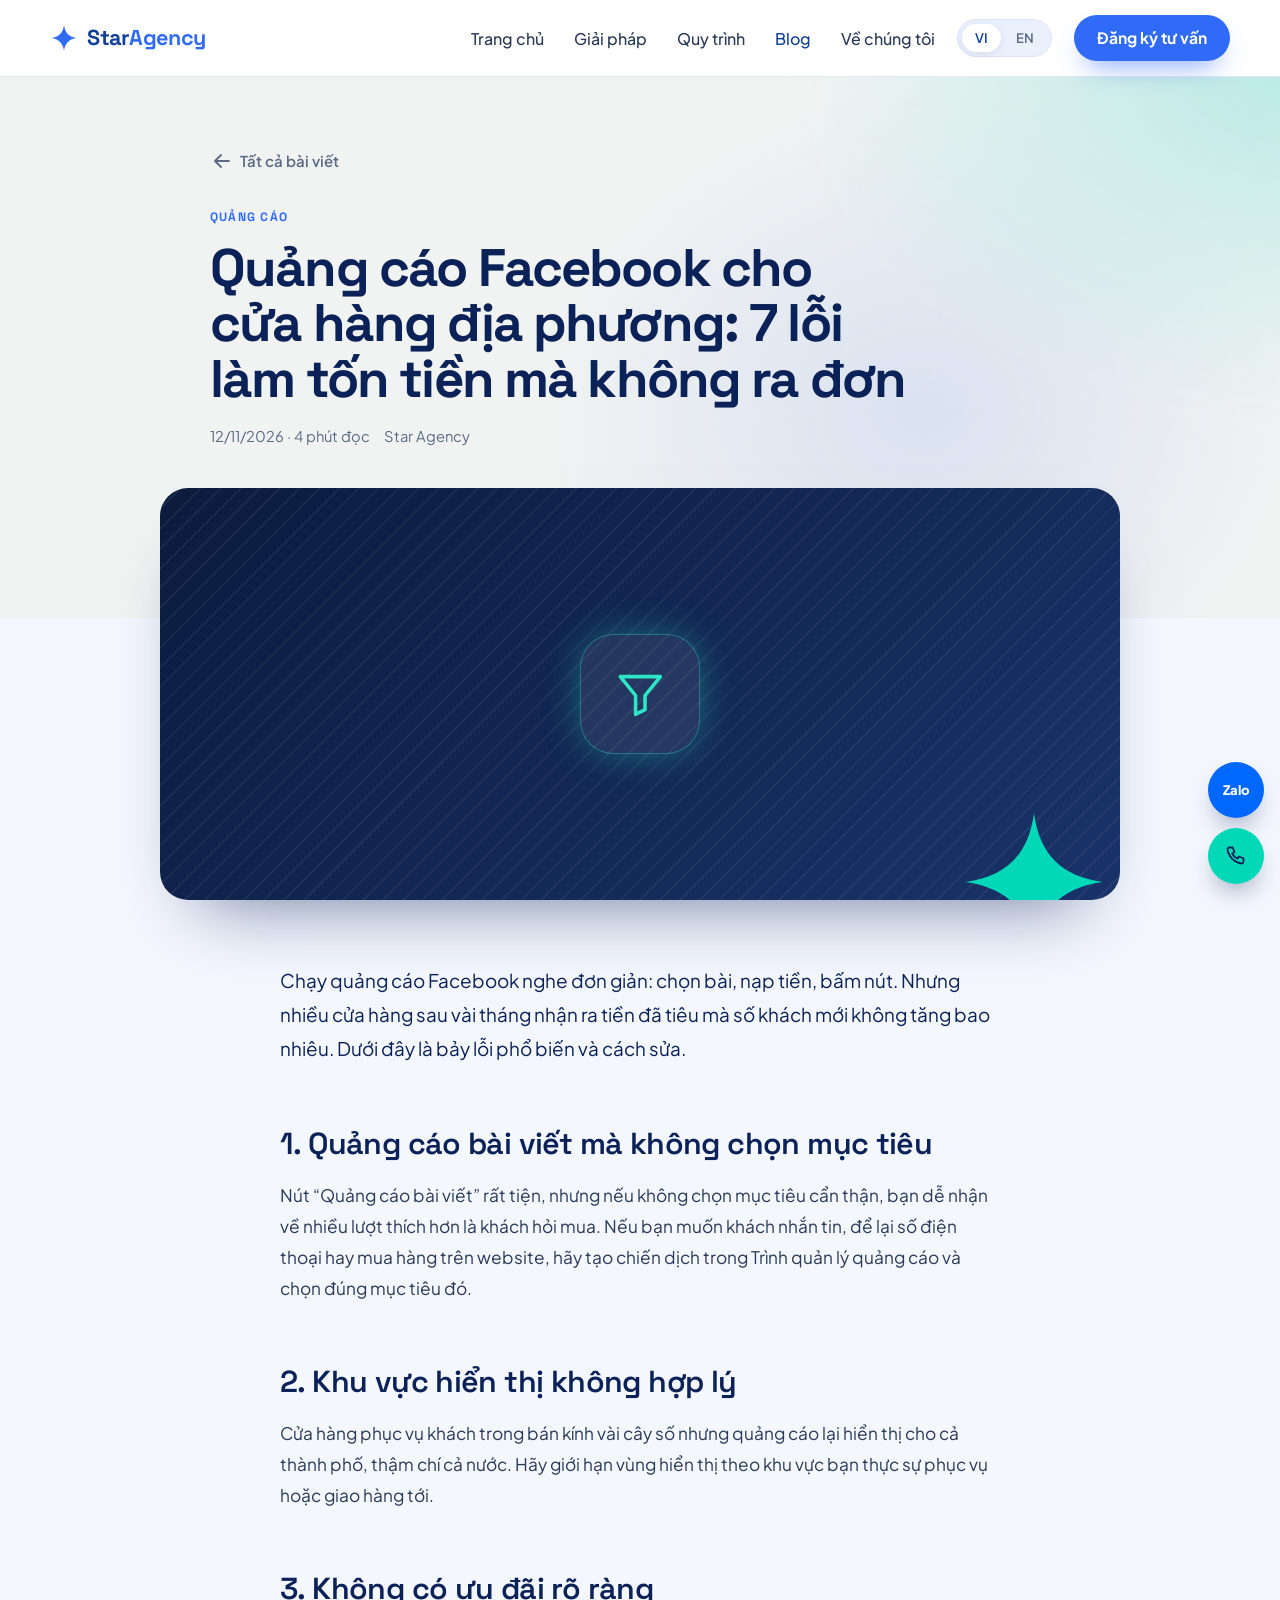
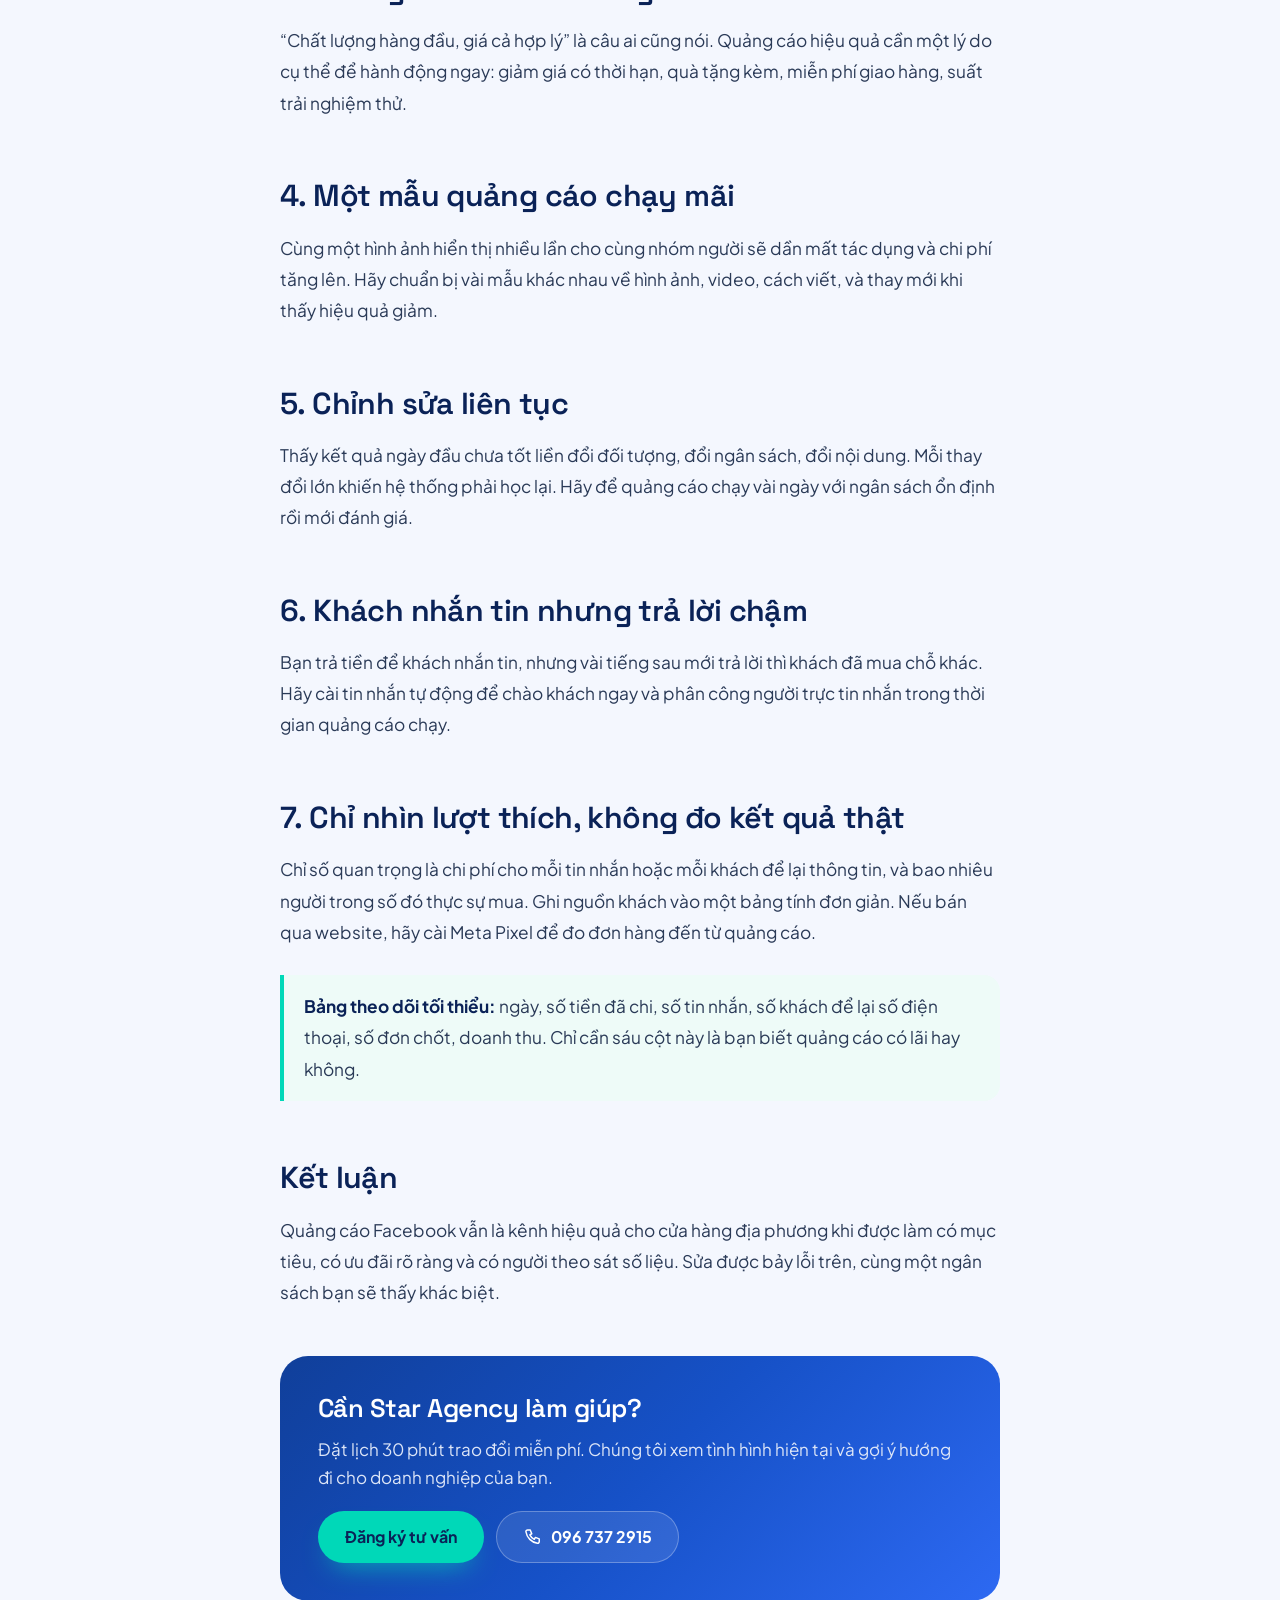
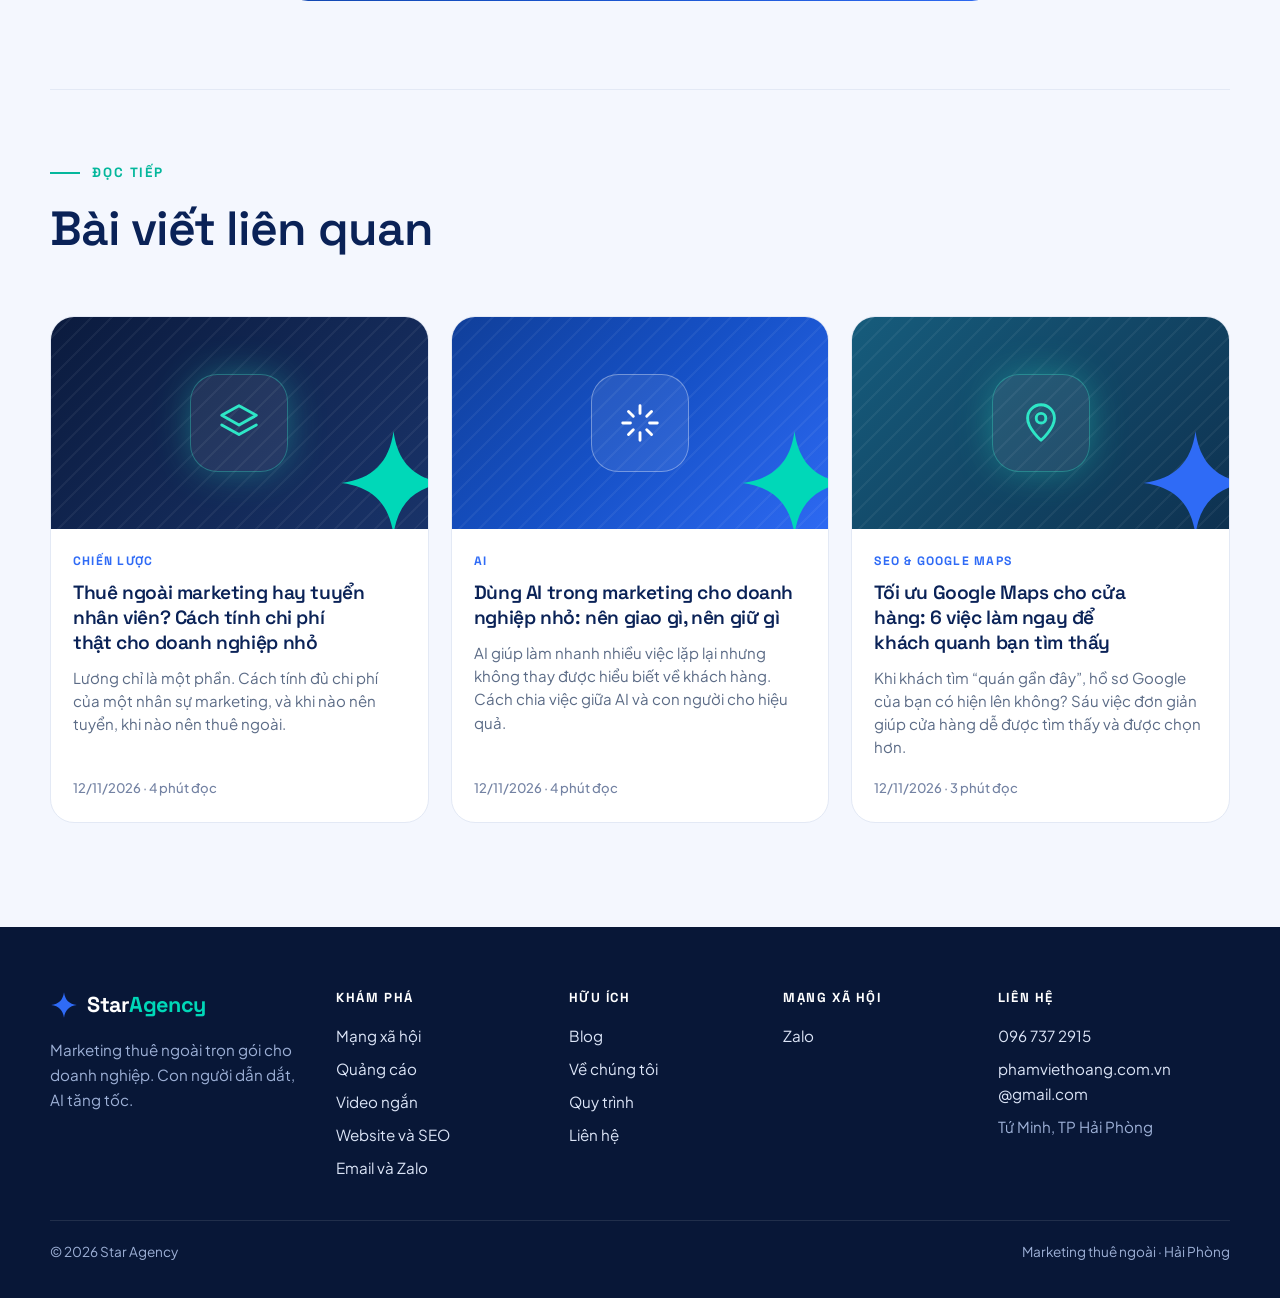
<file: blog/quang-cao-facebook-7-loi-ton-tien.html>
<!DOCTYPE html>
<html lang="vi">
<head>
<meta charset="utf-8">
<meta name="viewport" content="width=device-width, initial-scale=1">
<title>Quảng cáo Facebook cho cửa hàng địa phương: 7 lỗi làm tốn tiền mà không ra đơn · Star Agency</title>
<meta name="description" content="Bấm “Quảng cáo bài viết” rồi chờ đơn về? Bảy lỗi phổ biến khiến ngân sách trôi đi mà không mang về khách hàng, và cách sửa.">
<meta property="og:type" content="website">
<meta property="og:locale" content="vi_VN">
<meta property="og:site_name" content="Star Agency">
<meta property="og:title" content="Quảng cáo Facebook cho cửa hàng địa phương: 7 lỗi làm tốn tiền mà không ra đơn · Star Agency">
<meta property="og:description" content="Bấm “Quảng cáo bài viết” rồi chờ đơn về? Bảy lỗi phổ biến khiến ngân sách trôi đi mà không mang về khách hàng, và cách sửa.">
<meta name="theme-color" content="#FFFFFF">
<link rel="icon" href="data:image/svg+xml,%3Csvg xmlns='http://www.w3.org/2000/svg' viewBox='0 0 24 24'%3E%3Cpath fill='%232F6BF6' d='M12 1C12.9 7.6 16.4 11.1 23 12C16.4 12.9 12.9 16.4 12 23C11.1 16.4 7.6 12.9 1 12C7.6 11.1 11.1 7.6 12 1Z'/%3E%3C/svg%3E">
<link rel="preconnect" href="https://fonts.googleapis.com">
<link rel="preconnect" href="https://fonts.gstatic.com" crossorigin>
<link href="https://fonts.googleapis.com/css2?family=Plus+Jakarta+Sans:wght@400;500;600;700;800&amp;family=Space+Grotesk:wght@500;600;700&amp;display=swap" rel="stylesheet">
<link href="../assets/site.css" rel="stylesheet">
<script type="application/ld+json">{"@context": "https://schema.org", "@type": "BlogPosting", "headline": "Quảng cáo Facebook cho cửa hàng địa phương: 7 lỗi làm tốn tiền mà không ra đơn", "description": "Bấm “Quảng cáo bài viết” rồi chờ đơn về? Bảy lỗi phổ biến khiến ngân sách trôi đi mà không mang về khách hàng, và cách sửa.", "datePublished": "2026-11-12", "inLanguage": "vi", "author": {"@type": "Organization", "name": "Star Agency"}, "publisher": {"@type": "Organization", "name": "Star Agency"}}</script>
</head>
<body>
<svg width="0" height="0" style="position:absolute" aria-hidden="true">
  <symbol id="i-star" viewBox="0 0 24 24"><path fill="currentColor" d="M12 1C12.9 7.6 16.4 11.1 23 12C16.4 12.9 12.9 16.4 12 23C11.1 16.4 7.6 12.9 1 12C7.6 11.1 11.1 7.6 12 1Z"/></symbol>
  <symbol id="i-check" viewBox="0 0 24 24"><path d="M5 12.5l4.5 4.5L19 7.5"/></symbol>
  <symbol id="i-phone" viewBox="0 0 24 24"><path d="M5.5 3.5h3.2l1.8 4.6-2.3 1.4a11.5 11.5 0 0 0 5.3 5.3l1.4-2.3 4.6 1.8v3.2a2 2 0 0 1-2.2 2A16.5 16.5 0 0 1 3.5 5.7a2 2 0 0 1 2-2.2z"/></symbol>
  <symbol id="i-mail" viewBox="0 0 24 24"><rect x="3" y="5" width="18" height="14" rx="2.5"/><path d="M3.5 7.5l8.5 6 8.5-6"/></symbol>
  <symbol id="i-pin" viewBox="0 0 24 24"><path d="M12 21s-7-6.2-7-11.5a7 7 0 0 1 14 0C19 14.8 12 21 12 21z"/><circle cx="12" cy="9.5" r="2.5"/></symbol>
  <symbol id="i-chat" viewBox="0 0 24 24"><path d="M4 5.5A1.5 1.5 0 0 1 5.5 4h13A1.5 1.5 0 0 1 20 5.5v9a1.5 1.5 0 0 1-1.5 1.5H9l-5 4z"/><path d="M8 9h8M8 12h5"/></symbol>
  <symbol id="i-funnel" viewBox="0 0 24 24"><path d="M3.5 4.5h17l-6.5 8v6l-4 2v-8z"/></symbol>
  <symbol id="i-video" viewBox="0 0 24 24"><rect x="3" y="6" width="13" height="12" rx="2.5"/><path d="M16 10.5l5-3v9l-5-3z"/></symbol>
  <symbol id="i-layout" viewBox="0 0 24 24"><rect x="3" y="4" width="18" height="16" rx="2.5"/><path d="M3 9h18M9 9v11"/></symbol>
  <symbol id="i-search" viewBox="0 0 24 24"><circle cx="10.5" cy="10.5" r="6.5"/><path d="M15.5 15.5L21 21"/></symbol>
  <symbol id="i-send" viewBox="0 0 24 24"><path d="M21 3L10 14"/><path d="M21 3l-7 18-4-7-7-4z"/></symbol>
  <symbol id="i-layers" viewBox="0 0 24 24"><path d="M12 3l9 5-9 5-9-5z"/><path d="M3 13l9 5 9-5"/></symbol>
  <symbol id="i-spark" viewBox="0 0 24 24"><path d="M12 3v4M12 17v4M3 12h4M17 12h4M6 6l2.5 2.5M15.5 15.5L18 18M18 6l-2.5 2.5M8.5 15.5L6 18"/></symbol>
  <symbol id="i-shield" viewBox="0 0 24 24"><path d="M12 3l8 3v6c0 4.5-3.4 8-8 9-4.6-1-8-4.5-8-9V6z"/><path d="M8.5 12l2.5 2.5 4.5-4.5"/></symbol>
  <symbol id="i-calendar" viewBox="0 0 24 24"><rect x="3.5" y="5" width="17" height="15.5" rx="2.5"/><path d="M3.5 10h17M8 3v4M16 3v4"/></symbol>
  <symbol id="i-menu" viewBox="0 0 24 24"><path d="M4 7h16M4 12h16M4 17h16"/></symbol>
  <symbol id="i-left" viewBox="0 0 24 24"><path d="M19 12H5M11 6l-6 6 6 6"/></symbol>
  <symbol id="i-right" viewBox="0 0 24 24"><path d="M5 12h14M13 6l6 6-6 6"/></symbol>
</svg>
<header class="site-header">
  <div class="wrap nav">
    <a class="brand" href="../index.html" aria-label="Star Agency, về trang chủ" data-i18n-aria="k11">
      <svg aria-hidden="true"><use href="#i-star"/></svg>
      <span>Star<b>Agency</b></span>
    </a>
    <ul class="nav-links">
<li><a href="../index.html#top"><span data-i18n="k1">Trang chủ</span></a></li>
<li><a href="../index.html#giai-phap"><span data-i18n="k2">Giải pháp</span></a></li>
<li><a href="../index.html#quy-trinh"><span data-i18n="k3">Quy trình</span></a></li>
<li><a href="index.html" aria-current="page"><span data-i18n="k4">Blog</span></a></li>
<li><a href="../index.html#ve-chung-toi"><span data-i18n="k5">Về chúng tôi</span></a></li>
    </ul>
    <div class="lang" role="group" aria-label="Ngôn ngữ / Language">
      <button type="button" data-lang="vi" aria-pressed="true">VI</button>
      <button type="button" data-lang="en" aria-pressed="false">EN</button>
    </div>
    <a class="btn btn-primary btn-sm cta-desktop" href="../index.html#lien-he"><span data-i18n="k12">Đăng ký tư vấn</span></a>
    <button class="menu-btn" id="menu-btn" type="button" aria-expanded="false" aria-controls="mobile-menu" aria-label="Mở menu" data-i18n-aria="k13"><svg class="ic-svg" aria-hidden="true"><use href="#i-menu"/></svg></button>
  </div>
  <nav class="wrap mobile-menu" id="mobile-menu" hidden aria-label="Menu" data-i18n-aria="k14">
    <ul>
<li><a href="../index.html#top"><span data-i18n="k6">Trang chủ</span></a></li>
<li><a href="../index.html#giai-phap"><span data-i18n="k7">Giải pháp</span></a></li>
<li><a href="../index.html#quy-trinh"><span data-i18n="k8">Quy trình</span></a></li>
<li><a href="index.html" aria-current="page"><span data-i18n="k9">Blog</span></a></li>
<li><a href="../index.html#ve-chung-toi"><span data-i18n="k10">Về chúng tôi</span></a></li>
    </ul>
    <a class="btn btn-primary" href="../index.html#lien-he"><span data-i18n="k15">Đăng ký tư vấn miễn phí</span></a>
  </nav>
</header>

<main id="top">
  <section class="article-hero">
    <div class="wrap">
      <a class="back-link" href="index.html"><svg class="ic-svg" aria-hidden="true"><use href="#i-left"/></svg><span data-i18n="k22">Tất cả bài viết</span></a>
      <div><span class="post-cat" data-i18n="k23">Quảng cáo</span></div>
      <h1>Quảng cáo Facebook cho cửa hàng địa phương: 7 lỗi làm tốn tiền mà không ra đơn</h1>
      <div class="article-meta"><span data-i18n="k24">12/11/2026 · 4 phút đọc</span><span>Star Agency</span></div>
    </div>
  </section>
  <div class="wrap"><div class="article-cover"><div class="cover" aria-hidden="true"><div class="cover-ic"><svg class="ic-svg" aria-hidden="true"><use href="#i-funnel"/></svg></div><svg class="cover-star"><use href="#i-star"/></svg></div></div></div>

  <article class="article-main">
    <div class="wrap">
      <p class="en-note">This article is currently available in Vietnamese only.</p>
      <div class="prose">

<p>Chạy quảng cáo Facebook nghe đơn giản: chọn bài, nạp tiền, bấm nút. Nhưng nhiều cửa hàng sau vài tháng nhận ra tiền đã tiêu mà số khách mới không tăng bao nhiêu. Dưới đây là bảy lỗi phổ biến và cách sửa.</p>

<h2>1. Quảng cáo bài viết mà không chọn mục tiêu</h2>
<p>Nút “Quảng cáo bài viết” rất tiện, nhưng nếu không chọn mục tiêu cẩn thận, bạn dễ nhận về nhiều lượt thích hơn là khách hỏi mua. Nếu bạn muốn khách nhắn tin, để lại số điện thoại hay mua hàng trên website, hãy tạo chiến dịch trong Trình quản lý quảng cáo và chọn đúng mục tiêu đó.</p>

<h2>2. Khu vực hiển thị không hợp lý</h2>
<p>Cửa hàng phục vụ khách trong bán kính vài cây số nhưng quảng cáo lại hiển thị cho cả thành phố, thậm chí cả nước. Hãy giới hạn vùng hiển thị theo khu vực bạn thực sự phục vụ hoặc giao hàng tới.</p>

<h2>3. Không có ưu đãi rõ ràng</h2>
<p>“Chất lượng hàng đầu, giá cả hợp lý” là câu ai cũng nói. Quảng cáo hiệu quả cần một lý do cụ thể để hành động ngay: giảm giá có thời hạn, quà tặng kèm, miễn phí giao hàng, suất trải nghiệm thử.</p>

<h2>4. Một mẫu quảng cáo chạy mãi</h2>
<p>Cùng một hình ảnh hiển thị nhiều lần cho cùng nhóm người sẽ dần mất tác dụng và chi phí tăng lên. Hãy chuẩn bị vài mẫu khác nhau về hình ảnh, video, cách viết, và thay mới khi thấy hiệu quả giảm.</p>

<h2>5. Chỉnh sửa liên tục</h2>
<p>Thấy kết quả ngày đầu chưa tốt liền đổi đối tượng, đổi ngân sách, đổi nội dung. Mỗi thay đổi lớn khiến hệ thống phải học lại. Hãy để quảng cáo chạy vài ngày với ngân sách ổn định rồi mới đánh giá.</p>

<h2>6. Khách nhắn tin nhưng trả lời chậm</h2>
<p>Bạn trả tiền để khách nhắn tin, nhưng vài tiếng sau mới trả lời thì khách đã mua chỗ khác. Hãy cài tin nhắn tự động để chào khách ngay và phân công người trực tin nhắn trong thời gian quảng cáo chạy.</p>

<h2>7. Chỉ nhìn lượt thích, không đo kết quả thật</h2>
<p>Chỉ số quan trọng là chi phí cho mỗi tin nhắn hoặc mỗi khách để lại thông tin, và bao nhiêu người trong số đó thực sự mua. Ghi nguồn khách vào một bảng tính đơn giản. Nếu bán qua website, hãy cài Meta Pixel để đo đơn hàng đến từ quảng cáo.</p>
<div class="tip"><p><strong>Bảng theo dõi tối thiểu:</strong> ngày, số tiền đã chi, số tin nhắn, số khách để lại số điện thoại, số đơn chốt, doanh thu. Chỉ cần sáu cột này là bạn biết quảng cáo có lãi hay không.</p></div>

<h2>Kết luận</h2>
<p>Quảng cáo Facebook vẫn là kênh hiệu quả cho cửa hàng địa phương khi được làm có mục tiêu, có ưu đãi rõ ràng và có người theo sát số liệu. Sửa được bảy lỗi trên, cùng một ngân sách bạn sẽ thấy khác biệt.</p>

      </div>
      <aside class="article-cta">
        <h2 data-i18n="k25">Cần Star Agency làm giúp?</h2>
        <p data-i18n="k26">Đặt lịch 30 phút trao đổi miễn phí. Chúng tôi xem tình hình hiện tại và gợi ý hướng đi cho doanh nghiệp của bạn.</p>
        <div class="cta-row">
          <a class="btn btn-teal" href="../index.html#lien-he"><span data-i18n="k27">Đăng ký tư vấn</span></a>
          <a class="btn btn-glass" href="tel:+84967372915"><svg class="ic-svg" aria-hidden="true"><use href="#i-phone"/></svg>096 737 2915</a>
        </div>
      </aside>

      <div class="related">
        <div class="section-head">
          <span class="kicker" data-i18n="k28">Đọc tiếp</span>
          <h2 data-i18n="k29">Bài viết liên quan</h2>
        </div>
        <div class="posts">
<a class="post-card" href="thue-ngoai-marketing-hay-tuyen-nhan-vien.html" data-cat="chien-luoc">
  <div class="cover" aria-hidden="true"><div class="cover-ic"><svg class="ic-svg" aria-hidden="true"><use href="#i-layers"/></svg></div><svg class="cover-star"><use href="#i-star"/></svg></div>
  <div class="post-body">
    <span class="post-cat" data-i18n="k16">Chiến lược</span>
    <h3>Thuê ngoài marketing hay tuyển nhân viên? Cách tính chi phí thật cho doanh nghiệp nhỏ</h3>
    <p>Lương chỉ là một phần. Cách tính đủ chi phí của một nhân sự marketing, và khi nào nên tuyển, khi nào nên thuê ngoài.</p>
    <div class="post-meta"><span data-i18n="k17">12/11/2026 · 4 phút đọc</span></div>
  </div>
</a>
<a class="post-card" href="dung-ai-trong-marketing-cho-doanh-nghiep-nho.html" data-cat="ai">
  <div class="cover v2" aria-hidden="true"><div class="cover-ic"><svg class="ic-svg" aria-hidden="true"><use href="#i-spark"/></svg></div><svg class="cover-star"><use href="#i-star"/></svg></div>
  <div class="post-body">
    <span class="post-cat" data-i18n="k18">AI</span>
    <h3>Dùng AI trong marketing cho doanh nghiệp nhỏ: nên giao gì, nên giữ gì</h3>
    <p>AI giúp làm nhanh nhiều việc lặp lại nhưng không thay được hiểu biết về khách hàng. Cách chia việc giữa AI và con người cho hiệu quả.</p>
    <div class="post-meta"><span data-i18n="k19">12/11/2026 · 4 phút đọc</span></div>
  </div>
</a>
<a class="post-card" href="toi-uu-google-maps-cho-cua-hang.html" data-cat="seo">
  <div class="cover v3" aria-hidden="true"><div class="cover-ic"><svg class="ic-svg" aria-hidden="true"><use href="#i-pin"/></svg></div><svg class="cover-star"><use href="#i-star"/></svg></div>
  <div class="post-body">
    <span class="post-cat" data-i18n="k20">SEO &amp; Google Maps</span>
    <h3>Tối ưu Google Maps cho cửa hàng: 6 việc làm ngay để khách quanh bạn tìm thấy</h3>
    <p>Khi khách tìm “quán gần đây”, hồ sơ Google của bạn có hiện lên không? Sáu việc đơn giản giúp cửa hàng dễ được tìm thấy và được chọn hơn.</p>
    <div class="post-meta"><span data-i18n="k21">12/11/2026 · 3 phút đọc</span></div>
  </div>
</a>
        </div>
      </div>
    </div>
  </article>
</main>
<footer class="site-footer">
  <div class="wrap">
    <div class="footer-grid">
      <div class="footer-about">
        <a class="brand" href="../index.html">
          <svg aria-hidden="true"><use href="#i-star"/></svg>
          <span>Star<b>Agency</b></span>
        </a>
        <p data-i18n="k30">Marketing thuê ngoài trọn gói cho doanh nghiệp. Con người dẫn dắt, AI tăng tốc.</p>
      </div>
      <div>
        <h4 data-i18n="k31">Khám phá</h4>
        <ul>
          <li><a href="../index.html#giai-phap"><span data-i18n="k32">Mạng xã hội</span></a></li>
          <li><a href="../index.html#giai-phap"><span data-i18n="k33">Quảng cáo</span></a></li>
          <li><a href="../index.html#giai-phap"><span data-i18n="k34">Video ngắn</span></a></li>
          <li><a href="../index.html#giai-phap"><span data-i18n="k35">Website và SEO</span></a></li>
          <li><a href="../index.html#giai-phap"><span data-i18n="k36">Email và Zalo</span></a></li>
        </ul>
      </div>
      <div>
        <h4 data-i18n="k37">Hữu ích</h4>
        <ul>
          <li><a href="index.html">Blog</a></li>
          <li><a href="../index.html#ve-chung-toi"><span data-i18n="k38">Về chúng tôi</span></a></li>
          <li><a href="../index.html#quy-trinh"><span data-i18n="k39">Quy trình</span></a></li>
          <li><a href="../index.html#lien-he"><span data-i18n="k40">Liên hệ</span></a></li>
        </ul>
      </div>
      <div>
        <h4 data-i18n="k41">Mạng xã hội</h4>
        <ul>
          <li><a href="https://zalo.me/0967372915" target="_blank" rel="noopener">Zalo</a></li>
        </ul>
      </div>
      <div>
        <h4 data-i18n="k42">Liên hệ</h4>
        <ul>
          <li><a href="tel:+84967372915">096 737 2915</a></li>
          <li><a href="mailto:phamviethoang.com.vn@gmail.com">phamviethoang.com.vn<wbr>@gmail.com</a></li>
          <li><span data-i18n="k43">Tứ Minh, TP Hải Phòng</span></li>
        </ul>
      </div>
    </div>
    <div class="copyright">
      <span>© <span id="year">2026</span> Star Agency</span>
      <span data-i18n="k44">Marketing thuê ngoài · Hải Phòng</span>
    </div>
  </div>
</footer>

<div class="fab">
  <a class="zalo" href="https://zalo.me/0967372915" target="_blank" rel="noopener" aria-label="Nhắn Zalo 096 737 2915" data-i18n-aria="k45">Zalo</a>
  <a class="call" href="tel:+84967372915" aria-label="Gọi 096 737 2915" data-i18n-aria="k46"><svg class="ic-svg" aria-hidden="true"><use href="#i-phone"/></svg></a>
</div>
<script>window.I18N_EN = {"__title": "Quảng cáo Facebook cho cửa hàng địa phương: 7 lỗi làm tốn tiền mà không ra đơn · Star Agency", "k1": "Home", "k2": "Solutions", "k3": "Process", "k4": "Blog", "k5": "About", "k6": "Home", "k7": "Solutions", "k8": "Process", "k9": "Blog", "k10": "About", "k11": "Star Agency, back to home", "k12": "Get started", "k13": "Open menu", "k14": "Menu", "k15": "Book a free consultation", "k16": "Strategy", "k17": "Nov 12, 2026 · 4 min read", "k18": "AI", "k19": "Nov 12, 2026 · 4 min read", "k20": "SEO &amp; Google Maps", "k21": "Nov 12, 2026 · 3 min read", "k22": "All articles", "k23": "Advertising", "k24": "Nov 12, 2026 · 4 min read", "k25": "Want Star Agency to handle this?", "k26": "Book a free 30-minute call. We will review where you are and suggest next steps for your business.", "k27": "Get started", "k28": "Keep reading", "k29": "Related articles", "k30": "Full-service outsourced marketing for businesses. Led by people, accelerated by AI.", "k31": "Explore", "k32": "Social media", "k33": "Advertising", "k34": "Short video", "k35": "Websites &amp; SEO", "k36": "Email &amp; Zalo", "k37": "Useful", "k38": "About", "k39": "Process", "k40": "Contact", "k41": "Social", "k42": "Contact", "k43": "Tu Minh, Hai Phong City", "k44": "Outsourced marketing · Hai Phong", "k45": "Message on Zalo 096 737 2915", "k46": "Call 096 737 2915"};</script>
<script src="../assets/site.js"></script>
</body>
</html>
</file>
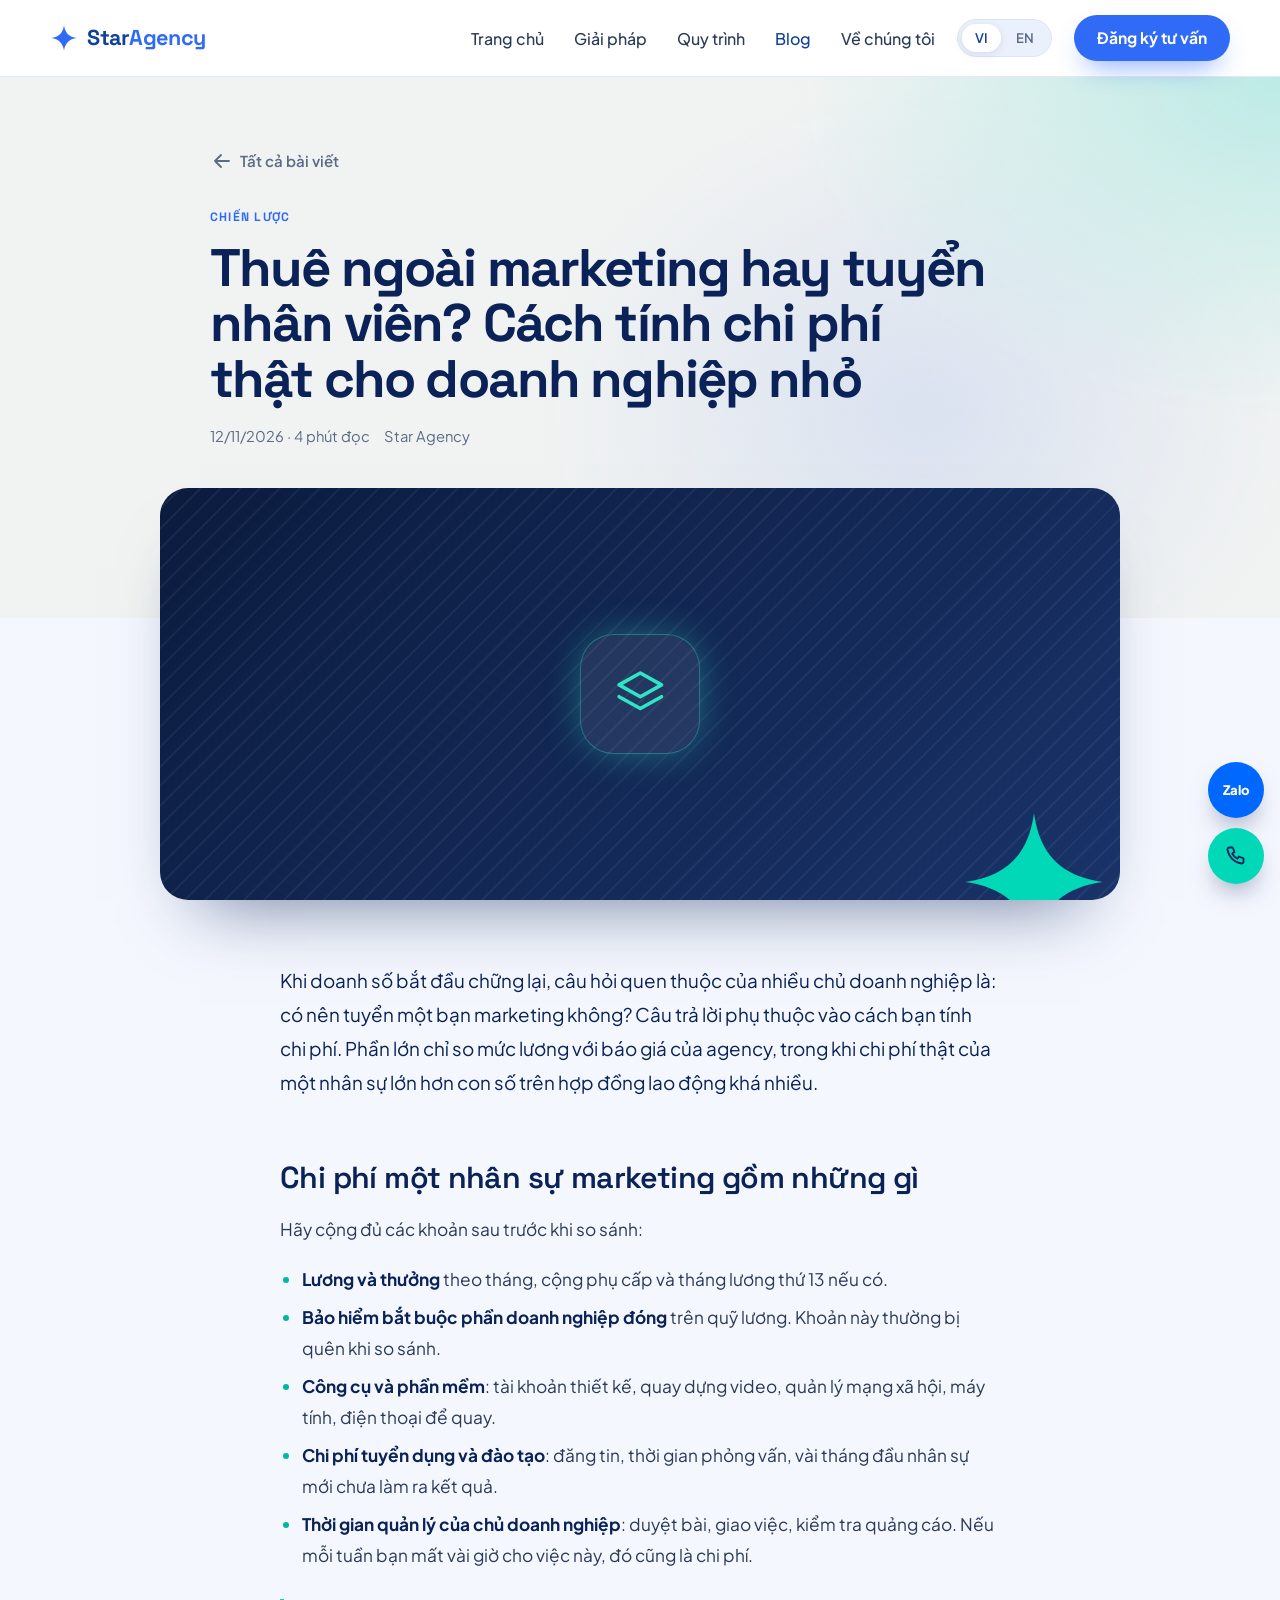
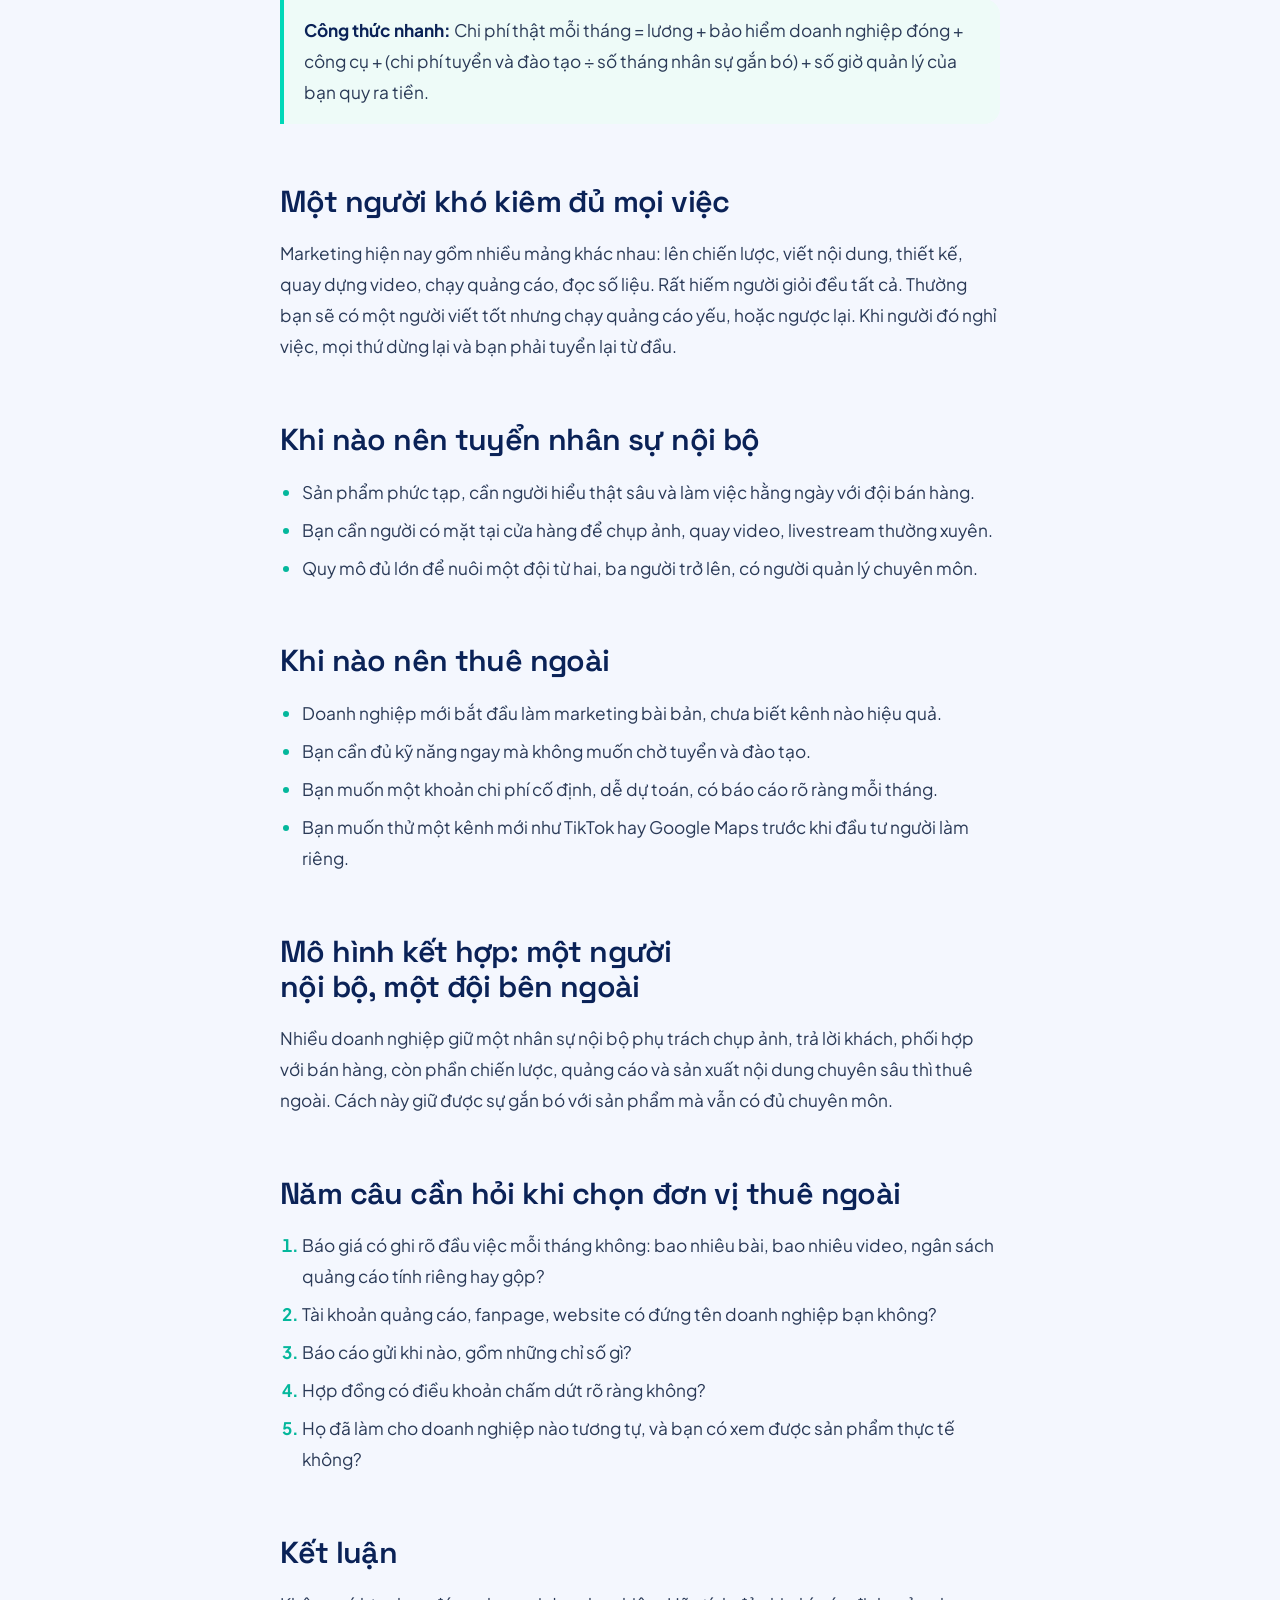
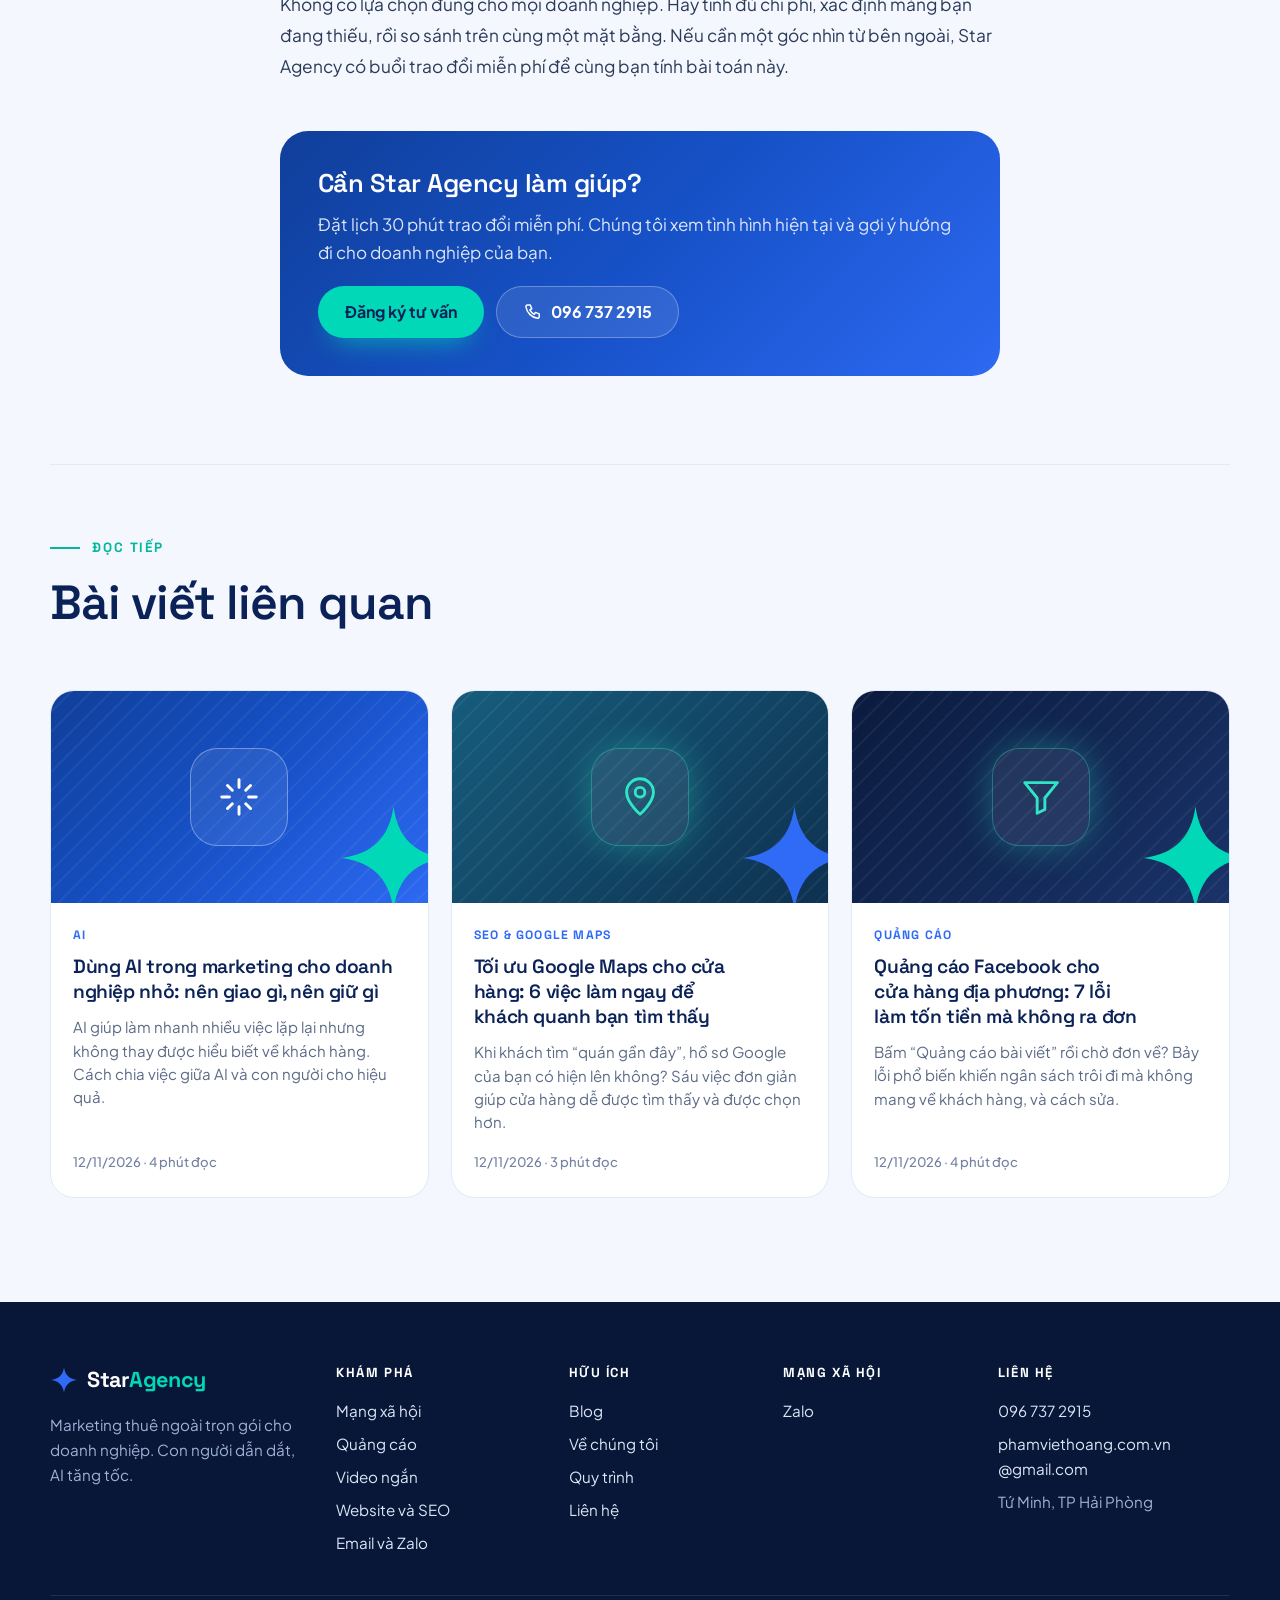
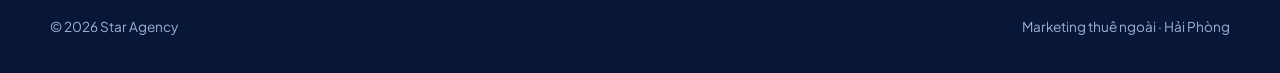
<file: blog/thue-ngoai-marketing-hay-tuyen-nhan-vien.html>
<!DOCTYPE html>
<html lang="vi">
<head>
<meta charset="utf-8">
<meta name="viewport" content="width=device-width, initial-scale=1">
<title>Thuê ngoài marketing hay tuyển nhân viên? Cách tính chi phí thật cho doanh nghiệp nhỏ · Star Agency</title>
<meta name="description" content="Lương chỉ là một phần. Cách tính đủ chi phí của một nhân sự marketing, và khi nào nên tuyển, khi nào nên thuê ngoài.">
<meta property="og:type" content="website">
<meta property="og:locale" content="vi_VN">
<meta property="og:site_name" content="Star Agency">
<meta property="og:title" content="Thuê ngoài marketing hay tuyển nhân viên? Cách tính chi phí thật cho doanh nghiệp nhỏ · Star Agency">
<meta property="og:description" content="Lương chỉ là một phần. Cách tính đủ chi phí của một nhân sự marketing, và khi nào nên tuyển, khi nào nên thuê ngoài.">
<meta name="theme-color" content="#FFFFFF">
<link rel="icon" href="data:image/svg+xml,%3Csvg xmlns='http://www.w3.org/2000/svg' viewBox='0 0 24 24'%3E%3Cpath fill='%232F6BF6' d='M12 1C12.9 7.6 16.4 11.1 23 12C16.4 12.9 12.9 16.4 12 23C11.1 16.4 7.6 12.9 1 12C7.6 11.1 11.1 7.6 12 1Z'/%3E%3C/svg%3E">
<link rel="preconnect" href="https://fonts.googleapis.com">
<link rel="preconnect" href="https://fonts.gstatic.com" crossorigin>
<link href="https://fonts.googleapis.com/css2?family=Plus+Jakarta+Sans:wght@400;500;600;700;800&amp;family=Space+Grotesk:wght@500;600;700&amp;display=swap" rel="stylesheet">
<link href="../assets/site.css" rel="stylesheet">
<script type="application/ld+json">{"@context": "https://schema.org", "@type": "BlogPosting", "headline": "Thuê ngoài marketing hay tuyển nhân viên? Cách tính chi phí thật cho doanh nghiệp nhỏ", "description": "Lương chỉ là một phần. Cách tính đủ chi phí của một nhân sự marketing, và khi nào nên tuyển, khi nào nên thuê ngoài.", "datePublished": "2026-11-12", "inLanguage": "vi", "author": {"@type": "Organization", "name": "Star Agency"}, "publisher": {"@type": "Organization", "name": "Star Agency"}}</script>
</head>
<body>
<svg width="0" height="0" style="position:absolute" aria-hidden="true">
  <symbol id="i-star" viewBox="0 0 24 24"><path fill="currentColor" d="M12 1C12.9 7.6 16.4 11.1 23 12C16.4 12.9 12.9 16.4 12 23C11.1 16.4 7.6 12.9 1 12C7.6 11.1 11.1 7.6 12 1Z"/></symbol>
  <symbol id="i-check" viewBox="0 0 24 24"><path d="M5 12.5l4.5 4.5L19 7.5"/></symbol>
  <symbol id="i-phone" viewBox="0 0 24 24"><path d="M5.5 3.5h3.2l1.8 4.6-2.3 1.4a11.5 11.5 0 0 0 5.3 5.3l1.4-2.3 4.6 1.8v3.2a2 2 0 0 1-2.2 2A16.5 16.5 0 0 1 3.5 5.7a2 2 0 0 1 2-2.2z"/></symbol>
  <symbol id="i-mail" viewBox="0 0 24 24"><rect x="3" y="5" width="18" height="14" rx="2.5"/><path d="M3.5 7.5l8.5 6 8.5-6"/></symbol>
  <symbol id="i-pin" viewBox="0 0 24 24"><path d="M12 21s-7-6.2-7-11.5a7 7 0 0 1 14 0C19 14.8 12 21 12 21z"/><circle cx="12" cy="9.5" r="2.5"/></symbol>
  <symbol id="i-chat" viewBox="0 0 24 24"><path d="M4 5.5A1.5 1.5 0 0 1 5.5 4h13A1.5 1.5 0 0 1 20 5.5v9a1.5 1.5 0 0 1-1.5 1.5H9l-5 4z"/><path d="M8 9h8M8 12h5"/></symbol>
  <symbol id="i-funnel" viewBox="0 0 24 24"><path d="M3.5 4.5h17l-6.5 8v6l-4 2v-8z"/></symbol>
  <symbol id="i-video" viewBox="0 0 24 24"><rect x="3" y="6" width="13" height="12" rx="2.5"/><path d="M16 10.5l5-3v9l-5-3z"/></symbol>
  <symbol id="i-layout" viewBox="0 0 24 24"><rect x="3" y="4" width="18" height="16" rx="2.5"/><path d="M3 9h18M9 9v11"/></symbol>
  <symbol id="i-search" viewBox="0 0 24 24"><circle cx="10.5" cy="10.5" r="6.5"/><path d="M15.5 15.5L21 21"/></symbol>
  <symbol id="i-send" viewBox="0 0 24 24"><path d="M21 3L10 14"/><path d="M21 3l-7 18-4-7-7-4z"/></symbol>
  <symbol id="i-layers" viewBox="0 0 24 24"><path d="M12 3l9 5-9 5-9-5z"/><path d="M3 13l9 5 9-5"/></symbol>
  <symbol id="i-spark" viewBox="0 0 24 24"><path d="M12 3v4M12 17v4M3 12h4M17 12h4M6 6l2.5 2.5M15.5 15.5L18 18M18 6l-2.5 2.5M8.5 15.5L6 18"/></symbol>
  <symbol id="i-shield" viewBox="0 0 24 24"><path d="M12 3l8 3v6c0 4.5-3.4 8-8 9-4.6-1-8-4.5-8-9V6z"/><path d="M8.5 12l2.5 2.5 4.5-4.5"/></symbol>
  <symbol id="i-calendar" viewBox="0 0 24 24"><rect x="3.5" y="5" width="17" height="15.5" rx="2.5"/><path d="M3.5 10h17M8 3v4M16 3v4"/></symbol>
  <symbol id="i-menu" viewBox="0 0 24 24"><path d="M4 7h16M4 12h16M4 17h16"/></symbol>
  <symbol id="i-left" viewBox="0 0 24 24"><path d="M19 12H5M11 6l-6 6 6 6"/></symbol>
  <symbol id="i-right" viewBox="0 0 24 24"><path d="M5 12h14M13 6l6 6-6 6"/></symbol>
</svg>
<header class="site-header">
  <div class="wrap nav">
    <a class="brand" href="../index.html" aria-label="Star Agency, về trang chủ" data-i18n-aria="k11">
      <svg aria-hidden="true"><use href="#i-star"/></svg>
      <span>Star<b>Agency</b></span>
    </a>
    <ul class="nav-links">
<li><a href="../index.html#top"><span data-i18n="k1">Trang chủ</span></a></li>
<li><a href="../index.html#giai-phap"><span data-i18n="k2">Giải pháp</span></a></li>
<li><a href="../index.html#quy-trinh"><span data-i18n="k3">Quy trình</span></a></li>
<li><a href="index.html" aria-current="page"><span data-i18n="k4">Blog</span></a></li>
<li><a href="../index.html#ve-chung-toi"><span data-i18n="k5">Về chúng tôi</span></a></li>
    </ul>
    <div class="lang" role="group" aria-label="Ngôn ngữ / Language">
      <button type="button" data-lang="vi" aria-pressed="true">VI</button>
      <button type="button" data-lang="en" aria-pressed="false">EN</button>
    </div>
    <a class="btn btn-primary btn-sm cta-desktop" href="../index.html#lien-he"><span data-i18n="k12">Đăng ký tư vấn</span></a>
    <button class="menu-btn" id="menu-btn" type="button" aria-expanded="false" aria-controls="mobile-menu" aria-label="Mở menu" data-i18n-aria="k13"><svg class="ic-svg" aria-hidden="true"><use href="#i-menu"/></svg></button>
  </div>
  <nav class="wrap mobile-menu" id="mobile-menu" hidden aria-label="Menu" data-i18n-aria="k14">
    <ul>
<li><a href="../index.html#top"><span data-i18n="k6">Trang chủ</span></a></li>
<li><a href="../index.html#giai-phap"><span data-i18n="k7">Giải pháp</span></a></li>
<li><a href="../index.html#quy-trinh"><span data-i18n="k8">Quy trình</span></a></li>
<li><a href="index.html" aria-current="page"><span data-i18n="k9">Blog</span></a></li>
<li><a href="../index.html#ve-chung-toi"><span data-i18n="k10">Về chúng tôi</span></a></li>
    </ul>
    <a class="btn btn-primary" href="../index.html#lien-he"><span data-i18n="k15">Đăng ký tư vấn miễn phí</span></a>
  </nav>
</header>

<main id="top">
  <section class="article-hero">
    <div class="wrap">
      <a class="back-link" href="index.html"><svg class="ic-svg" aria-hidden="true"><use href="#i-left"/></svg><span data-i18n="k22">Tất cả bài viết</span></a>
      <div><span class="post-cat" data-i18n="k23">Chiến lược</span></div>
      <h1>Thuê ngoài marketing hay tuyển nhân viên? Cách tính chi phí thật cho doanh nghiệp nhỏ</h1>
      <div class="article-meta"><span data-i18n="k24">12/11/2026 · 4 phút đọc</span><span>Star Agency</span></div>
    </div>
  </section>
  <div class="wrap"><div class="article-cover"><div class="cover" aria-hidden="true"><div class="cover-ic"><svg class="ic-svg" aria-hidden="true"><use href="#i-layers"/></svg></div><svg class="cover-star"><use href="#i-star"/></svg></div></div></div>

  <article class="article-main">
    <div class="wrap">
      <p class="en-note">This article is currently available in Vietnamese only.</p>
      <div class="prose">

<p>Khi doanh số bắt đầu chững lại, câu hỏi quen thuộc của nhiều chủ doanh nghiệp là: có nên tuyển một bạn marketing không? Câu trả lời phụ thuộc vào cách bạn tính chi phí. Phần lớn chỉ so mức lương với báo giá của agency, trong khi chi phí thật của một nhân sự lớn hơn con số trên hợp đồng lao động khá nhiều.</p>

<h2>Chi phí một nhân sự marketing gồm những gì</h2>
<p>Hãy cộng đủ các khoản sau trước khi so sánh:</p>
<ul>
<li><strong>Lương và thưởng</strong> theo tháng, cộng phụ cấp và tháng lương thứ 13 nếu có.</li>
<li><strong>Bảo hiểm bắt buộc phần doanh nghiệp đóng</strong> trên quỹ lương. Khoản này thường bị quên khi so sánh.</li>
<li><strong>Công cụ và phần mềm</strong>: tài khoản thiết kế, quay dựng video, quản lý mạng xã hội, máy tính, điện thoại để quay.</li>
<li><strong>Chi phí tuyển dụng và đào tạo</strong>: đăng tin, thời gian phỏng vấn, vài tháng đầu nhân sự mới chưa làm ra kết quả.</li>
<li><strong>Thời gian quản lý của chủ doanh nghiệp</strong>: duyệt bài, giao việc, kiểm tra quảng cáo. Nếu mỗi tuần bạn mất vài giờ cho việc này, đó cũng là chi phí.</li>
</ul>
<div class="tip"><p><strong>Công thức nhanh:</strong> Chi phí thật mỗi tháng = lương + bảo hiểm doanh nghiệp đóng + công cụ + (chi phí tuyển và đào tạo ÷ số tháng nhân sự gắn bó) + số giờ quản lý của bạn quy ra tiền.</p></div>

<h2>Một người khó kiêm đủ mọi việc</h2>
<p>Marketing hiện nay gồm nhiều mảng khác nhau: lên chiến lược, viết nội dung, thiết kế, quay dựng video, chạy quảng cáo, đọc số liệu. Rất hiếm người giỏi đều tất cả. Thường bạn sẽ có một người viết tốt nhưng chạy quảng cáo yếu, hoặc ngược lại. Khi người đó nghỉ việc, mọi thứ dừng lại và bạn phải tuyển lại từ đầu.</p>

<h2>Khi nào nên tuyển nhân sự nội bộ</h2>
<ul>
<li>Sản phẩm phức tạp, cần người hiểu thật sâu và làm việc hằng ngày với đội bán hàng.</li>
<li>Bạn cần người có mặt tại cửa hàng để chụp ảnh, quay video, livestream thường xuyên.</li>
<li>Quy mô đủ lớn để nuôi một đội từ hai, ba người trở lên, có người quản lý chuyên môn.</li>
</ul>

<h2>Khi nào nên thuê ngoài</h2>
<ul>
<li>Doanh nghiệp mới bắt đầu làm marketing bài bản, chưa biết kênh nào hiệu quả.</li>
<li>Bạn cần đủ kỹ năng ngay mà không muốn chờ tuyển và đào tạo.</li>
<li>Bạn muốn một khoản chi phí cố định, dễ dự toán, có báo cáo rõ ràng mỗi tháng.</li>
<li>Bạn muốn thử một kênh mới như TikTok hay Google Maps trước khi đầu tư người làm riêng.</li>
</ul>

<h2>Mô hình kết hợp: một người nội bộ, một đội bên ngoài</h2>
<p>Nhiều doanh nghiệp giữ một nhân sự nội bộ phụ trách chụp ảnh, trả lời khách, phối hợp với bán hàng, còn phần chiến lược, quảng cáo và sản xuất nội dung chuyên sâu thì thuê ngoài. Cách này giữ được sự gắn bó với sản phẩm mà vẫn có đủ chuyên môn.</p>

<h2>Năm câu cần hỏi khi chọn đơn vị thuê ngoài</h2>
<ol>
<li>Báo giá có ghi rõ đầu việc mỗi tháng không: bao nhiêu bài, bao nhiêu video, ngân sách quảng cáo tính riêng hay gộp?</li>
<li>Tài khoản quảng cáo, fanpage, website có đứng tên doanh nghiệp bạn không?</li>
<li>Báo cáo gửi khi nào, gồm những chỉ số gì?</li>
<li>Hợp đồng có điều khoản chấm dứt rõ ràng không?</li>
<li>Họ đã làm cho doanh nghiệp nào tương tự, và bạn có xem được sản phẩm thực tế không?</li>
</ol>

<h2>Kết luận</h2>
<p>Không có lựa chọn đúng cho mọi doanh nghiệp. Hãy tính đủ chi phí, xác định mảng bạn đang thiếu, rồi so sánh trên cùng một mặt bằng. Nếu cần một góc nhìn từ bên ngoài, Star Agency có buổi trao đổi miễn phí để cùng bạn tính bài toán này.</p>

      </div>
      <aside class="article-cta">
        <h2 data-i18n="k25">Cần Star Agency làm giúp?</h2>
        <p data-i18n="k26">Đặt lịch 30 phút trao đổi miễn phí. Chúng tôi xem tình hình hiện tại và gợi ý hướng đi cho doanh nghiệp của bạn.</p>
        <div class="cta-row">
          <a class="btn btn-teal" href="../index.html#lien-he"><span data-i18n="k27">Đăng ký tư vấn</span></a>
          <a class="btn btn-glass" href="tel:+84967372915"><svg class="ic-svg" aria-hidden="true"><use href="#i-phone"/></svg>096 737 2915</a>
        </div>
      </aside>

      <div class="related">
        <div class="section-head">
          <span class="kicker" data-i18n="k28">Đọc tiếp</span>
          <h2 data-i18n="k29">Bài viết liên quan</h2>
        </div>
        <div class="posts">
<a class="post-card" href="dung-ai-trong-marketing-cho-doanh-nghiep-nho.html" data-cat="ai">
  <div class="cover v2" aria-hidden="true"><div class="cover-ic"><svg class="ic-svg" aria-hidden="true"><use href="#i-spark"/></svg></div><svg class="cover-star"><use href="#i-star"/></svg></div>
  <div class="post-body">
    <span class="post-cat" data-i18n="k16">AI</span>
    <h3>Dùng AI trong marketing cho doanh nghiệp nhỏ: nên giao gì, nên giữ gì</h3>
    <p>AI giúp làm nhanh nhiều việc lặp lại nhưng không thay được hiểu biết về khách hàng. Cách chia việc giữa AI và con người cho hiệu quả.</p>
    <div class="post-meta"><span data-i18n="k17">12/11/2026 · 4 phút đọc</span></div>
  </div>
</a>
<a class="post-card" href="toi-uu-google-maps-cho-cua-hang.html" data-cat="seo">
  <div class="cover v3" aria-hidden="true"><div class="cover-ic"><svg class="ic-svg" aria-hidden="true"><use href="#i-pin"/></svg></div><svg class="cover-star"><use href="#i-star"/></svg></div>
  <div class="post-body">
    <span class="post-cat" data-i18n="k18">SEO &amp; Google Maps</span>
    <h3>Tối ưu Google Maps cho cửa hàng: 6 việc làm ngay để khách quanh bạn tìm thấy</h3>
    <p>Khi khách tìm “quán gần đây”, hồ sơ Google của bạn có hiện lên không? Sáu việc đơn giản giúp cửa hàng dễ được tìm thấy và được chọn hơn.</p>
    <div class="post-meta"><span data-i18n="k19">12/11/2026 · 3 phút đọc</span></div>
  </div>
</a>
<a class="post-card" href="quang-cao-facebook-7-loi-ton-tien.html" data-cat="quang-cao">
  <div class="cover" aria-hidden="true"><div class="cover-ic"><svg class="ic-svg" aria-hidden="true"><use href="#i-funnel"/></svg></div><svg class="cover-star"><use href="#i-star"/></svg></div>
  <div class="post-body">
    <span class="post-cat" data-i18n="k20">Quảng cáo</span>
    <h3>Quảng cáo Facebook cho cửa hàng địa phương: 7 lỗi làm tốn tiền mà không ra đơn</h3>
    <p>Bấm “Quảng cáo bài viết” rồi chờ đơn về? Bảy lỗi phổ biến khiến ngân sách trôi đi mà không mang về khách hàng, và cách sửa.</p>
    <div class="post-meta"><span data-i18n="k21">12/11/2026 · 4 phút đọc</span></div>
  </div>
</a>
        </div>
      </div>
    </div>
  </article>
</main>
<footer class="site-footer">
  <div class="wrap">
    <div class="footer-grid">
      <div class="footer-about">
        <a class="brand" href="../index.html">
          <svg aria-hidden="true"><use href="#i-star"/></svg>
          <span>Star<b>Agency</b></span>
        </a>
        <p data-i18n="k30">Marketing thuê ngoài trọn gói cho doanh nghiệp. Con người dẫn dắt, AI tăng tốc.</p>
      </div>
      <div>
        <h4 data-i18n="k31">Khám phá</h4>
        <ul>
          <li><a href="../index.html#giai-phap"><span data-i18n="k32">Mạng xã hội</span></a></li>
          <li><a href="../index.html#giai-phap"><span data-i18n="k33">Quảng cáo</span></a></li>
          <li><a href="../index.html#giai-phap"><span data-i18n="k34">Video ngắn</span></a></li>
          <li><a href="../index.html#giai-phap"><span data-i18n="k35">Website và SEO</span></a></li>
          <li><a href="../index.html#giai-phap"><span data-i18n="k36">Email và Zalo</span></a></li>
        </ul>
      </div>
      <div>
        <h4 data-i18n="k37">Hữu ích</h4>
        <ul>
          <li><a href="index.html">Blog</a></li>
          <li><a href="../index.html#ve-chung-toi"><span data-i18n="k38">Về chúng tôi</span></a></li>
          <li><a href="../index.html#quy-trinh"><span data-i18n="k39">Quy trình</span></a></li>
          <li><a href="../index.html#lien-he"><span data-i18n="k40">Liên hệ</span></a></li>
        </ul>
      </div>
      <div>
        <h4 data-i18n="k41">Mạng xã hội</h4>
        <ul>
          <li><a href="https://zalo.me/0967372915" target="_blank" rel="noopener">Zalo</a></li>
        </ul>
      </div>
      <div>
        <h4 data-i18n="k42">Liên hệ</h4>
        <ul>
          <li><a href="tel:+84967372915">096 737 2915</a></li>
          <li><a href="mailto:phamviethoang.com.vn@gmail.com">phamviethoang.com.vn<wbr>@gmail.com</a></li>
          <li><span data-i18n="k43">Tứ Minh, TP Hải Phòng</span></li>
        </ul>
      </div>
    </div>
    <div class="copyright">
      <span>© <span id="year">2026</span> Star Agency</span>
      <span data-i18n="k44">Marketing thuê ngoài · Hải Phòng</span>
    </div>
  </div>
</footer>

<div class="fab">
  <a class="zalo" href="https://zalo.me/0967372915" target="_blank" rel="noopener" aria-label="Nhắn Zalo 096 737 2915" data-i18n-aria="k45">Zalo</a>
  <a class="call" href="tel:+84967372915" aria-label="Gọi 096 737 2915" data-i18n-aria="k46"><svg class="ic-svg" aria-hidden="true"><use href="#i-phone"/></svg></a>
</div>
<script>window.I18N_EN = {"__title": "Thuê ngoài marketing hay tuyển nhân viên? Cách tính chi phí thật cho doanh nghiệp nhỏ · Star Agency", "k1": "Home", "k2": "Solutions", "k3": "Process", "k4": "Blog", "k5": "About", "k6": "Home", "k7": "Solutions", "k8": "Process", "k9": "Blog", "k10": "About", "k11": "Star Agency, back to home", "k12": "Get started", "k13": "Open menu", "k14": "Menu", "k15": "Book a free consultation", "k16": "AI", "k17": "Nov 12, 2026 · 4 min read", "k18": "SEO &amp; Google Maps", "k19": "Nov 12, 2026 · 3 min read", "k20": "Advertising", "k21": "Nov 12, 2026 · 4 min read", "k22": "All articles", "k23": "Strategy", "k24": "Nov 12, 2026 · 4 min read", "k25": "Want Star Agency to handle this?", "k26": "Book a free 30-minute call. We will review where you are and suggest next steps for your business.", "k27": "Get started", "k28": "Keep reading", "k29": "Related articles", "k30": "Full-service outsourced marketing for businesses. Led by people, accelerated by AI.", "k31": "Explore", "k32": "Social media", "k33": "Advertising", "k34": "Short video", "k35": "Websites &amp; SEO", "k36": "Email &amp; Zalo", "k37": "Useful", "k38": "About", "k39": "Process", "k40": "Contact", "k41": "Social", "k42": "Contact", "k43": "Tu Minh, Hai Phong City", "k44": "Outsourced marketing · Hai Phong", "k45": "Message on Zalo 096 737 2915", "k46": "Call 096 737 2915"};</script>
<script src="../assets/site.js"></script>
</body>
</html>
</file>
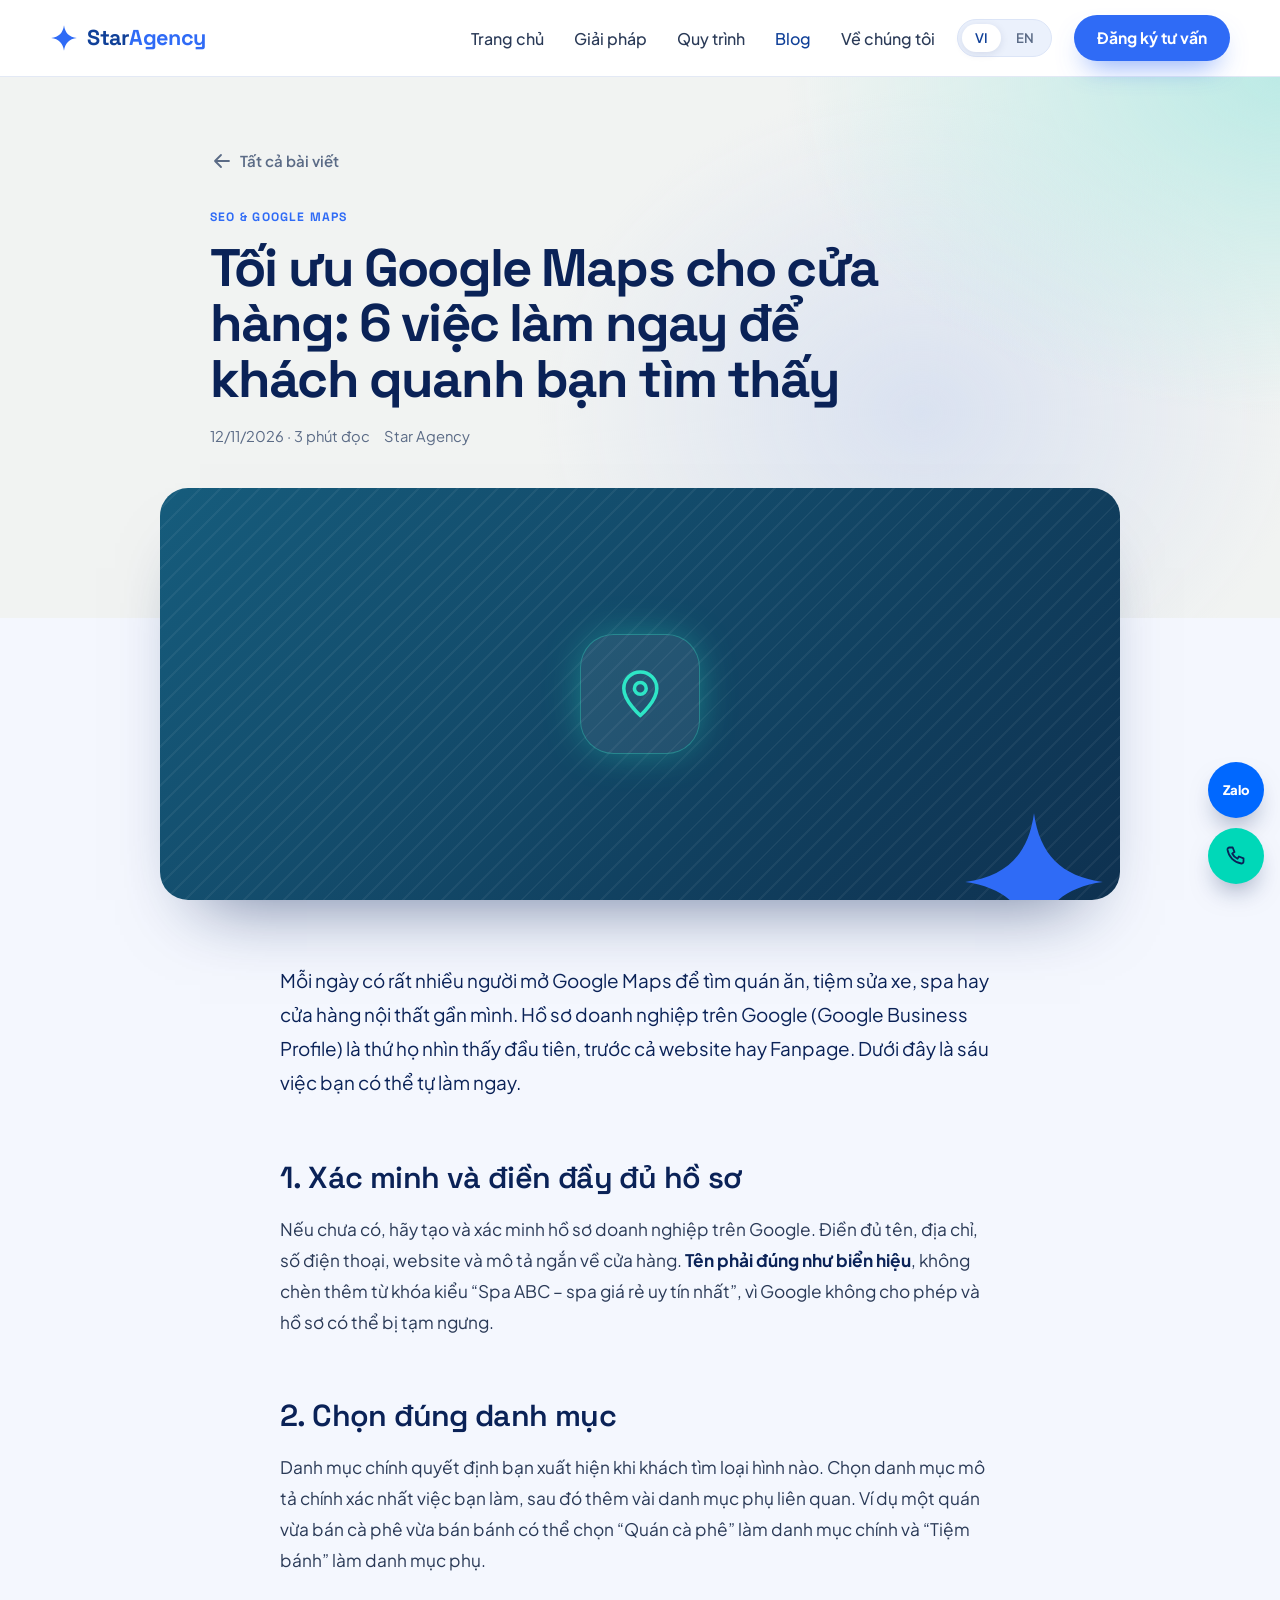
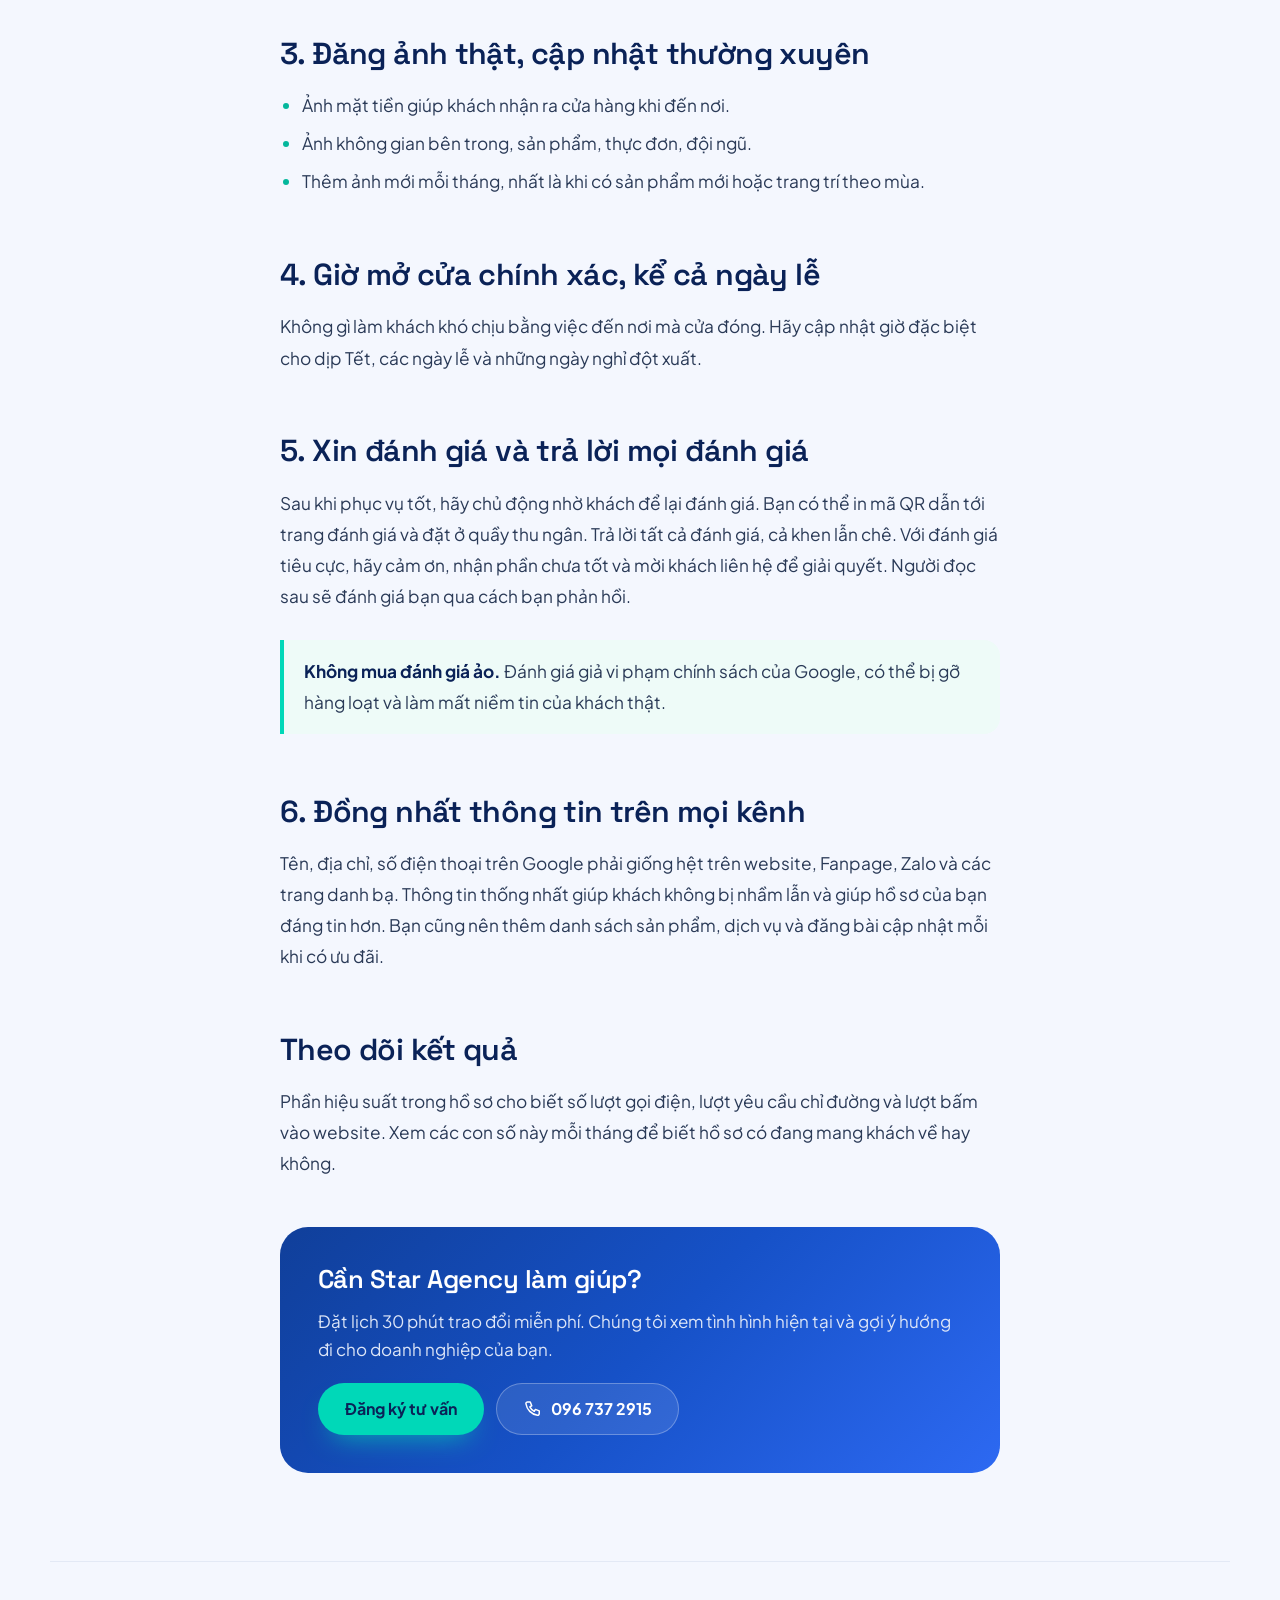
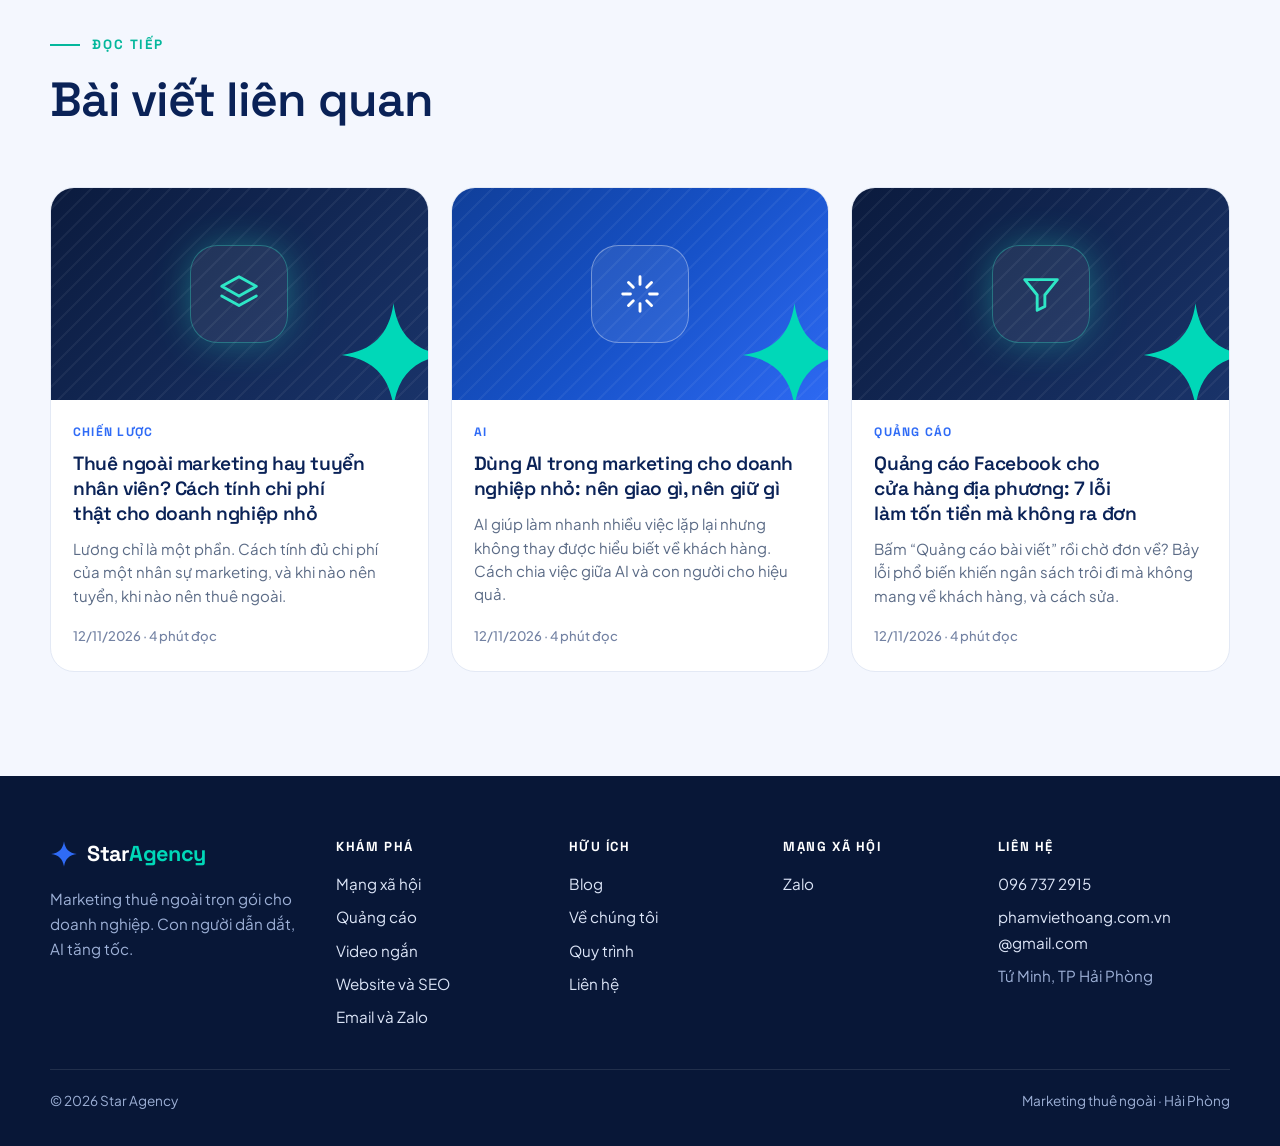
<file: blog/toi-uu-google-maps-cho-cua-hang.html>
<!DOCTYPE html>
<html lang="vi">
<head>
<meta charset="utf-8">
<meta name="viewport" content="width=device-width, initial-scale=1">
<title>Tối ưu Google Maps cho cửa hàng: 6 việc làm ngay để khách quanh bạn tìm thấy · Star Agency</title>
<meta name="description" content="Khi khách tìm “quán gần đây”, hồ sơ Google của bạn có hiện lên không? Sáu việc đơn giản giúp cửa hàng dễ được tìm thấy và được chọn hơn.">
<meta property="og:type" content="website">
<meta property="og:locale" content="vi_VN">
<meta property="og:site_name" content="Star Agency">
<meta property="og:title" content="Tối ưu Google Maps cho cửa hàng: 6 việc làm ngay để khách quanh bạn tìm thấy · Star Agency">
<meta property="og:description" content="Khi khách tìm “quán gần đây”, hồ sơ Google của bạn có hiện lên không? Sáu việc đơn giản giúp cửa hàng dễ được tìm thấy và được chọn hơn.">
<meta name="theme-color" content="#FFFFFF">
<link rel="icon" href="data:image/svg+xml,%3Csvg xmlns='http://www.w3.org/2000/svg' viewBox='0 0 24 24'%3E%3Cpath fill='%232F6BF6' d='M12 1C12.9 7.6 16.4 11.1 23 12C16.4 12.9 12.9 16.4 12 23C11.1 16.4 7.6 12.9 1 12C7.6 11.1 11.1 7.6 12 1Z'/%3E%3C/svg%3E">
<link rel="preconnect" href="https://fonts.googleapis.com">
<link rel="preconnect" href="https://fonts.gstatic.com" crossorigin>
<link href="https://fonts.googleapis.com/css2?family=Plus+Jakarta+Sans:wght@400;500;600;700;800&amp;family=Space+Grotesk:wght@500;600;700&amp;display=swap" rel="stylesheet">
<link href="../assets/site.css" rel="stylesheet">
<script type="application/ld+json">{"@context": "https://schema.org", "@type": "BlogPosting", "headline": "Tối ưu Google Maps cho cửa hàng: 6 việc làm ngay để khách quanh bạn tìm thấy", "description": "Khi khách tìm “quán gần đây”, hồ sơ Google của bạn có hiện lên không? Sáu việc đơn giản giúp cửa hàng dễ được tìm thấy và được chọn hơn.", "datePublished": "2026-11-12", "inLanguage": "vi", "author": {"@type": "Organization", "name": "Star Agency"}, "publisher": {"@type": "Organization", "name": "Star Agency"}}</script>
</head>
<body>
<svg width="0" height="0" style="position:absolute" aria-hidden="true">
  <symbol id="i-star" viewBox="0 0 24 24"><path fill="currentColor" d="M12 1C12.9 7.6 16.4 11.1 23 12C16.4 12.9 12.9 16.4 12 23C11.1 16.4 7.6 12.9 1 12C7.6 11.1 11.1 7.6 12 1Z"/></symbol>
  <symbol id="i-check" viewBox="0 0 24 24"><path d="M5 12.5l4.5 4.5L19 7.5"/></symbol>
  <symbol id="i-phone" viewBox="0 0 24 24"><path d="M5.5 3.5h3.2l1.8 4.6-2.3 1.4a11.5 11.5 0 0 0 5.3 5.3l1.4-2.3 4.6 1.8v3.2a2 2 0 0 1-2.2 2A16.5 16.5 0 0 1 3.5 5.7a2 2 0 0 1 2-2.2z"/></symbol>
  <symbol id="i-mail" viewBox="0 0 24 24"><rect x="3" y="5" width="18" height="14" rx="2.5"/><path d="M3.5 7.5l8.5 6 8.5-6"/></symbol>
  <symbol id="i-pin" viewBox="0 0 24 24"><path d="M12 21s-7-6.2-7-11.5a7 7 0 0 1 14 0C19 14.8 12 21 12 21z"/><circle cx="12" cy="9.5" r="2.5"/></symbol>
  <symbol id="i-chat" viewBox="0 0 24 24"><path d="M4 5.5A1.5 1.5 0 0 1 5.5 4h13A1.5 1.5 0 0 1 20 5.5v9a1.5 1.5 0 0 1-1.5 1.5H9l-5 4z"/><path d="M8 9h8M8 12h5"/></symbol>
  <symbol id="i-funnel" viewBox="0 0 24 24"><path d="M3.5 4.5h17l-6.5 8v6l-4 2v-8z"/></symbol>
  <symbol id="i-video" viewBox="0 0 24 24"><rect x="3" y="6" width="13" height="12" rx="2.5"/><path d="M16 10.5l5-3v9l-5-3z"/></symbol>
  <symbol id="i-layout" viewBox="0 0 24 24"><rect x="3" y="4" width="18" height="16" rx="2.5"/><path d="M3 9h18M9 9v11"/></symbol>
  <symbol id="i-search" viewBox="0 0 24 24"><circle cx="10.5" cy="10.5" r="6.5"/><path d="M15.5 15.5L21 21"/></symbol>
  <symbol id="i-send" viewBox="0 0 24 24"><path d="M21 3L10 14"/><path d="M21 3l-7 18-4-7-7-4z"/></symbol>
  <symbol id="i-layers" viewBox="0 0 24 24"><path d="M12 3l9 5-9 5-9-5z"/><path d="M3 13l9 5 9-5"/></symbol>
  <symbol id="i-spark" viewBox="0 0 24 24"><path d="M12 3v4M12 17v4M3 12h4M17 12h4M6 6l2.5 2.5M15.5 15.5L18 18M18 6l-2.5 2.5M8.5 15.5L6 18"/></symbol>
  <symbol id="i-shield" viewBox="0 0 24 24"><path d="M12 3l8 3v6c0 4.5-3.4 8-8 9-4.6-1-8-4.5-8-9V6z"/><path d="M8.5 12l2.5 2.5 4.5-4.5"/></symbol>
  <symbol id="i-calendar" viewBox="0 0 24 24"><rect x="3.5" y="5" width="17" height="15.5" rx="2.5"/><path d="M3.5 10h17M8 3v4M16 3v4"/></symbol>
  <symbol id="i-menu" viewBox="0 0 24 24"><path d="M4 7h16M4 12h16M4 17h16"/></symbol>
  <symbol id="i-left" viewBox="0 0 24 24"><path d="M19 12H5M11 6l-6 6 6 6"/></symbol>
  <symbol id="i-right" viewBox="0 0 24 24"><path d="M5 12h14M13 6l6 6-6 6"/></symbol>
</svg>
<header class="site-header">
  <div class="wrap nav">
    <a class="brand" href="../index.html" aria-label="Star Agency, về trang chủ" data-i18n-aria="k11">
      <svg aria-hidden="true"><use href="#i-star"/></svg>
      <span>Star<b>Agency</b></span>
    </a>
    <ul class="nav-links">
<li><a href="../index.html#top"><span data-i18n="k1">Trang chủ</span></a></li>
<li><a href="../index.html#giai-phap"><span data-i18n="k2">Giải pháp</span></a></li>
<li><a href="../index.html#quy-trinh"><span data-i18n="k3">Quy trình</span></a></li>
<li><a href="index.html" aria-current="page"><span data-i18n="k4">Blog</span></a></li>
<li><a href="../index.html#ve-chung-toi"><span data-i18n="k5">Về chúng tôi</span></a></li>
    </ul>
    <div class="lang" role="group" aria-label="Ngôn ngữ / Language">
      <button type="button" data-lang="vi" aria-pressed="true">VI</button>
      <button type="button" data-lang="en" aria-pressed="false">EN</button>
    </div>
    <a class="btn btn-primary btn-sm cta-desktop" href="../index.html#lien-he"><span data-i18n="k12">Đăng ký tư vấn</span></a>
    <button class="menu-btn" id="menu-btn" type="button" aria-expanded="false" aria-controls="mobile-menu" aria-label="Mở menu" data-i18n-aria="k13"><svg class="ic-svg" aria-hidden="true"><use href="#i-menu"/></svg></button>
  </div>
  <nav class="wrap mobile-menu" id="mobile-menu" hidden aria-label="Menu" data-i18n-aria="k14">
    <ul>
<li><a href="../index.html#top"><span data-i18n="k6">Trang chủ</span></a></li>
<li><a href="../index.html#giai-phap"><span data-i18n="k7">Giải pháp</span></a></li>
<li><a href="../index.html#quy-trinh"><span data-i18n="k8">Quy trình</span></a></li>
<li><a href="index.html" aria-current="page"><span data-i18n="k9">Blog</span></a></li>
<li><a href="../index.html#ve-chung-toi"><span data-i18n="k10">Về chúng tôi</span></a></li>
    </ul>
    <a class="btn btn-primary" href="../index.html#lien-he"><span data-i18n="k15">Đăng ký tư vấn miễn phí</span></a>
  </nav>
</header>

<main id="top">
  <section class="article-hero">
    <div class="wrap">
      <a class="back-link" href="index.html"><svg class="ic-svg" aria-hidden="true"><use href="#i-left"/></svg><span data-i18n="k22">Tất cả bài viết</span></a>
      <div><span class="post-cat" data-i18n="k23">SEO &amp; Google Maps</span></div>
      <h1>Tối ưu Google Maps cho cửa hàng: 6 việc làm ngay để khách quanh bạn tìm thấy</h1>
      <div class="article-meta"><span data-i18n="k24">12/11/2026 · 3 phút đọc</span><span>Star Agency</span></div>
    </div>
  </section>
  <div class="wrap"><div class="article-cover"><div class="cover v3" aria-hidden="true"><div class="cover-ic"><svg class="ic-svg" aria-hidden="true"><use href="#i-pin"/></svg></div><svg class="cover-star"><use href="#i-star"/></svg></div></div></div>

  <article class="article-main">
    <div class="wrap">
      <p class="en-note">This article is currently available in Vietnamese only.</p>
      <div class="prose">

<p>Mỗi ngày có rất nhiều người mở Google Maps để tìm quán ăn, tiệm sửa xe, spa hay cửa hàng nội thất gần mình. Hồ sơ doanh nghiệp trên Google (Google Business Profile) là thứ họ nhìn thấy đầu tiên, trước cả website hay Fanpage. Dưới đây là sáu việc bạn có thể tự làm ngay.</p>

<h2>1. Xác minh và điền đầy đủ hồ sơ</h2>
<p>Nếu chưa có, hãy tạo và xác minh hồ sơ doanh nghiệp trên Google. Điền đủ tên, địa chỉ, số điện thoại, website và mô tả ngắn về cửa hàng. <strong>Tên phải đúng như biển hiệu</strong>, không chèn thêm từ khóa kiểu “Spa ABC – spa giá rẻ uy tín nhất”, vì Google không cho phép và hồ sơ có thể bị tạm ngưng.</p>

<h2>2. Chọn đúng danh mục</h2>
<p>Danh mục chính quyết định bạn xuất hiện khi khách tìm loại hình nào. Chọn danh mục mô tả chính xác nhất việc bạn làm, sau đó thêm vài danh mục phụ liên quan. Ví dụ một quán vừa bán cà phê vừa bán bánh có thể chọn “Quán cà phê” làm danh mục chính và “Tiệm bánh” làm danh mục phụ.</p>

<h2>3. Đăng ảnh thật, cập nhật thường xuyên</h2>
<ul>
<li>Ảnh mặt tiền giúp khách nhận ra cửa hàng khi đến nơi.</li>
<li>Ảnh không gian bên trong, sản phẩm, thực đơn, đội ngũ.</li>
<li>Thêm ảnh mới mỗi tháng, nhất là khi có sản phẩm mới hoặc trang trí theo mùa.</li>
</ul>

<h2>4. Giờ mở cửa chính xác, kể cả ngày lễ</h2>
<p>Không gì làm khách khó chịu bằng việc đến nơi mà cửa đóng. Hãy cập nhật giờ đặc biệt cho dịp Tết, các ngày lễ và những ngày nghỉ đột xuất.</p>

<h2>5. Xin đánh giá và trả lời mọi đánh giá</h2>
<p>Sau khi phục vụ tốt, hãy chủ động nhờ khách để lại đánh giá. Bạn có thể in mã QR dẫn tới trang đánh giá và đặt ở quầy thu ngân. Trả lời tất cả đánh giá, cả khen lẫn chê. Với đánh giá tiêu cực, hãy cảm ơn, nhận phần chưa tốt và mời khách liên hệ để giải quyết. Người đọc sau sẽ đánh giá bạn qua cách bạn phản hồi.</p>
<div class="tip"><p><strong>Không mua đánh giá ảo.</strong> Đánh giá giả vi phạm chính sách của Google, có thể bị gỡ hàng loạt và làm mất niềm tin của khách thật.</p></div>

<h2>6. Đồng nhất thông tin trên mọi kênh</h2>
<p>Tên, địa chỉ, số điện thoại trên Google phải giống hệt trên website, Fanpage, Zalo và các trang danh bạ. Thông tin thống nhất giúp khách không bị nhầm lẫn và giúp hồ sơ của bạn đáng tin hơn. Bạn cũng nên thêm danh sách sản phẩm, dịch vụ và đăng bài cập nhật mỗi khi có ưu đãi.</p>

<h2>Theo dõi kết quả</h2>
<p>Phần hiệu suất trong hồ sơ cho biết số lượt gọi điện, lượt yêu cầu chỉ đường và lượt bấm vào website. Xem các con số này mỗi tháng để biết hồ sơ có đang mang khách về hay không.</p>

      </div>
      <aside class="article-cta">
        <h2 data-i18n="k25">Cần Star Agency làm giúp?</h2>
        <p data-i18n="k26">Đặt lịch 30 phút trao đổi miễn phí. Chúng tôi xem tình hình hiện tại và gợi ý hướng đi cho doanh nghiệp của bạn.</p>
        <div class="cta-row">
          <a class="btn btn-teal" href="../index.html#lien-he"><span data-i18n="k27">Đăng ký tư vấn</span></a>
          <a class="btn btn-glass" href="tel:+84967372915"><svg class="ic-svg" aria-hidden="true"><use href="#i-phone"/></svg>096 737 2915</a>
        </div>
      </aside>

      <div class="related">
        <div class="section-head">
          <span class="kicker" data-i18n="k28">Đọc tiếp</span>
          <h2 data-i18n="k29">Bài viết liên quan</h2>
        </div>
        <div class="posts">
<a class="post-card" href="thue-ngoai-marketing-hay-tuyen-nhan-vien.html" data-cat="chien-luoc">
  <div class="cover" aria-hidden="true"><div class="cover-ic"><svg class="ic-svg" aria-hidden="true"><use href="#i-layers"/></svg></div><svg class="cover-star"><use href="#i-star"/></svg></div>
  <div class="post-body">
    <span class="post-cat" data-i18n="k16">Chiến lược</span>
    <h3>Thuê ngoài marketing hay tuyển nhân viên? Cách tính chi phí thật cho doanh nghiệp nhỏ</h3>
    <p>Lương chỉ là một phần. Cách tính đủ chi phí của một nhân sự marketing, và khi nào nên tuyển, khi nào nên thuê ngoài.</p>
    <div class="post-meta"><span data-i18n="k17">12/11/2026 · 4 phút đọc</span></div>
  </div>
</a>
<a class="post-card" href="dung-ai-trong-marketing-cho-doanh-nghiep-nho.html" data-cat="ai">
  <div class="cover v2" aria-hidden="true"><div class="cover-ic"><svg class="ic-svg" aria-hidden="true"><use href="#i-spark"/></svg></div><svg class="cover-star"><use href="#i-star"/></svg></div>
  <div class="post-body">
    <span class="post-cat" data-i18n="k18">AI</span>
    <h3>Dùng AI trong marketing cho doanh nghiệp nhỏ: nên giao gì, nên giữ gì</h3>
    <p>AI giúp làm nhanh nhiều việc lặp lại nhưng không thay được hiểu biết về khách hàng. Cách chia việc giữa AI và con người cho hiệu quả.</p>
    <div class="post-meta"><span data-i18n="k19">12/11/2026 · 4 phút đọc</span></div>
  </div>
</a>
<a class="post-card" href="quang-cao-facebook-7-loi-ton-tien.html" data-cat="quang-cao">
  <div class="cover" aria-hidden="true"><div class="cover-ic"><svg class="ic-svg" aria-hidden="true"><use href="#i-funnel"/></svg></div><svg class="cover-star"><use href="#i-star"/></svg></div>
  <div class="post-body">
    <span class="post-cat" data-i18n="k20">Quảng cáo</span>
    <h3>Quảng cáo Facebook cho cửa hàng địa phương: 7 lỗi làm tốn tiền mà không ra đơn</h3>
    <p>Bấm “Quảng cáo bài viết” rồi chờ đơn về? Bảy lỗi phổ biến khiến ngân sách trôi đi mà không mang về khách hàng, và cách sửa.</p>
    <div class="post-meta"><span data-i18n="k21">12/11/2026 · 4 phút đọc</span></div>
  </div>
</a>
        </div>
      </div>
    </div>
  </article>
</main>
<footer class="site-footer">
  <div class="wrap">
    <div class="footer-grid">
      <div class="footer-about">
        <a class="brand" href="../index.html">
          <svg aria-hidden="true"><use href="#i-star"/></svg>
          <span>Star<b>Agency</b></span>
        </a>
        <p data-i18n="k30">Marketing thuê ngoài trọn gói cho doanh nghiệp. Con người dẫn dắt, AI tăng tốc.</p>
      </div>
      <div>
        <h4 data-i18n="k31">Khám phá</h4>
        <ul>
          <li><a href="../index.html#giai-phap"><span data-i18n="k32">Mạng xã hội</span></a></li>
          <li><a href="../index.html#giai-phap"><span data-i18n="k33">Quảng cáo</span></a></li>
          <li><a href="../index.html#giai-phap"><span data-i18n="k34">Video ngắn</span></a></li>
          <li><a href="../index.html#giai-phap"><span data-i18n="k35">Website và SEO</span></a></li>
          <li><a href="../index.html#giai-phap"><span data-i18n="k36">Email và Zalo</span></a></li>
        </ul>
      </div>
      <div>
        <h4 data-i18n="k37">Hữu ích</h4>
        <ul>
          <li><a href="index.html">Blog</a></li>
          <li><a href="../index.html#ve-chung-toi"><span data-i18n="k38">Về chúng tôi</span></a></li>
          <li><a href="../index.html#quy-trinh"><span data-i18n="k39">Quy trình</span></a></li>
          <li><a href="../index.html#lien-he"><span data-i18n="k40">Liên hệ</span></a></li>
        </ul>
      </div>
      <div>
        <h4 data-i18n="k41">Mạng xã hội</h4>
        <ul>
          <li><a href="https://zalo.me/0967372915" target="_blank" rel="noopener">Zalo</a></li>
        </ul>
      </div>
      <div>
        <h4 data-i18n="k42">Liên hệ</h4>
        <ul>
          <li><a href="tel:+84967372915">096 737 2915</a></li>
          <li><a href="mailto:phamviethoang.com.vn@gmail.com">phamviethoang.com.vn<wbr>@gmail.com</a></li>
          <li><span data-i18n="k43">Tứ Minh, TP Hải Phòng</span></li>
        </ul>
      </div>
    </div>
    <div class="copyright">
      <span>© <span id="year">2026</span> Star Agency</span>
      <span data-i18n="k44">Marketing thuê ngoài · Hải Phòng</span>
    </div>
  </div>
</footer>

<div class="fab">
  <a class="zalo" href="https://zalo.me/0967372915" target="_blank" rel="noopener" aria-label="Nhắn Zalo 096 737 2915" data-i18n-aria="k45">Zalo</a>
  <a class="call" href="tel:+84967372915" aria-label="Gọi 096 737 2915" data-i18n-aria="k46"><svg class="ic-svg" aria-hidden="true"><use href="#i-phone"/></svg></a>
</div>
<script>window.I18N_EN = {"__title": "Tối ưu Google Maps cho cửa hàng: 6 việc làm ngay để khách quanh bạn tìm thấy · Star Agency", "k1": "Home", "k2": "Solutions", "k3": "Process", "k4": "Blog", "k5": "About", "k6": "Home", "k7": "Solutions", "k8": "Process", "k9": "Blog", "k10": "About", "k11": "Star Agency, back to home", "k12": "Get started", "k13": "Open menu", "k14": "Menu", "k15": "Book a free consultation", "k16": "Strategy", "k17": "Nov 12, 2026 · 4 min read", "k18": "AI", "k19": "Nov 12, 2026 · 4 min read", "k20": "Advertising", "k21": "Nov 12, 2026 · 4 min read", "k22": "All articles", "k23": "SEO &amp; Google Maps", "k24": "Nov 12, 2026 · 3 min read", "k25": "Want Star Agency to handle this?", "k26": "Book a free 30-minute call. We will review where you are and suggest next steps for your business.", "k27": "Get started", "k28": "Keep reading", "k29": "Related articles", "k30": "Full-service outsourced marketing for businesses. Led by people, accelerated by AI.", "k31": "Explore", "k32": "Social media", "k33": "Advertising", "k34": "Short video", "k35": "Websites &amp; SEO", "k36": "Email &amp; Zalo", "k37": "Useful", "k38": "About", "k39": "Process", "k40": "Contact", "k41": "Social", "k42": "Contact", "k43": "Tu Minh, Hai Phong City", "k44": "Outsourced marketing · Hai Phong", "k45": "Message on Zalo 096 737 2915", "k46": "Call 096 737 2915"};</script>
<script src="../assets/site.js"></script>
</body>
</html>
</file>
<file: assets/site.css>
:root{
  /* Bảng màu và font theo mẫu BADO sếp gửi: header trắng, hero sáng ánh bạc hà, dải tối navy, khối kêu gọi gradient xanh */
  --bg:#F4F7FE;
  --hero:#F1F3F2;
  --card:#FFFFFF;
  --navy:#0A2257;
  --ink:#0C1A33;
  --nav:#2A3A57;
  --brand:#104098;
  --blue:#2F6BF6;
  --blue-2:#265FDB;
  --muted:#5B6B86;
  --dim:#7382A3;
  --line:#E3E9F5;
  --pill:#EBF1FC;
  --teal:#00D8B8;
  --teal-deep:#04B79C;
  --teal-num:#24AFA7;
  --teal-glow:#2EE6C6;
  --mint:#BAEAE5;
  --dark:#081737;
  --dark-2:#0B1B3E;
  --dark-edge:#193369;
  --on-dark:#9DB0D6;
  --on-cta:#DCE5F7;
  --cta-grad:linear-gradient(135deg,#103F9A 0%,#1651C7 50%,#2D69F2 100%);
  --display:"Space Grotesk","Plus Jakarta Sans",system-ui,-apple-system,"Segoe UI",Roboto,sans-serif;
  --body:"Plus Jakarta Sans",system-ui,-apple-system,"Segoe UI",Roboto,"Helvetica Neue",Arial,sans-serif;
  --wrap:1180px;
  color-scheme:light;
}
*,*::before,*::after{box-sizing:border-box}
html{scroll-behavior:smooth;-webkit-text-size-adjust:100%}
body{margin:0;background:var(--bg);color:var(--ink);font-family:var(--body);font-size:17px;line-height:1.65;-webkit-font-smoothing:antialiased}
img,svg{max-width:100%}
a{color:inherit}
:focus-visible{outline:3px solid var(--blue);outline-offset:3px;border-radius:6px}
h1,h2,h3{font-family:var(--display);line-height:1.15;margin:0;text-wrap:balance;letter-spacing:-.02em;color:var(--navy)}
p{margin:0}
[id]{scroll-margin-top:88px}
.wrap{width:min(100% - 40px,var(--wrap));margin-inline:auto}
section{padding:clamp(64px,9vw,112px) 0}
.bg-white{background:#fff}
.ic-svg{width:24px;height:24px;fill:none;stroke:currentColor;stroke-width:1.8;stroke-linecap:round;stroke-linejoin:round;flex:none}

/* Header */
.site-header{position:sticky;top:0;z-index:50;background:rgba(255,255,255,.94);-webkit-backdrop-filter:saturate(1.4) blur(12px);backdrop-filter:saturate(1.4) blur(12px);border-bottom:1px solid var(--line)}
.nav{display:flex;align-items:center;gap:22px;height:76px}
.brand{display:inline-flex;align-items:center;gap:9px;text-decoration:none;font-family:var(--display);font-weight:700;font-size:1.35rem;letter-spacing:-.02em;color:var(--brand);flex:none}
.brand svg{width:28px;height:28px;color:var(--blue)}
.brand b{color:var(--blue);font-weight:700}
.nav-links{display:flex;gap:30px;margin:0 0 0 auto;padding:0;list-style:none}
.nav-links a{text-decoration:none;font-size:1rem;font-weight:500;color:var(--nav)}
.nav-links a:hover,.nav-links a[aria-current="page"]{color:var(--brand)}
.lang{display:inline-flex;background:var(--pill);border:1px solid #DCE5F7;border-radius:999px;padding:4px;gap:2px;flex:none}
.lang button{font:inherit;font-size:.82rem;font-weight:600;color:var(--muted);background:none;border:0;border-radius:999px;padding:6px 13px;cursor:pointer;line-height:1.2}
.lang button:hover{color:var(--brand)}
.lang button[aria-pressed="true"]{background:#fff;color:var(--brand);box-shadow:0 2px 8px rgba(10,34,87,.1)}
.menu-btn{display:none;width:44px;height:44px;place-items:center;border-radius:12px;border:1px solid var(--line);background:#fff;color:var(--navy);cursor:pointer;flex:none}
.menu-btn .ic-svg{width:22px;height:22px}
.mobile-menu{border-top:1px solid var(--line);padding:6px 0 22px}
.mobile-menu[hidden]{display:none}
.mobile-menu ul{list-style:none;margin:0;padding:0}
.mobile-menu a{display:block;padding:13px 0;font-size:1.05rem;font-weight:600;color:var(--navy);text-decoration:none;border-bottom:1px solid var(--line)}
.mobile-menu .btn{margin-top:18px;width:100%}

/* Buttons */
.btn{display:inline-flex;align-items:center;justify-content:center;gap:8px;min-height:52px;padding:0 26px;border-radius:999px;font-family:var(--body);font-weight:700;font-size:1rem;text-decoration:none;border:1.5px solid transparent;cursor:pointer;transition:background .15s,color .15s,border-color .15s,transform .15s,box-shadow .15s;white-space:nowrap}
.btn:active{transform:translateY(1px)}
.btn .ic-svg{width:20px;height:20px}
.btn-primary{background:var(--blue);color:#fff;box-shadow:0 14px 28px -12px rgba(47,107,246,.7)}
.btn-primary:hover{background:var(--blue-2)}
.btn-teal{background:var(--teal);color:var(--navy);box-shadow:0 14px 28px -14px rgba(0,216,184,.8)}
.btn-teal:hover{background:#00C4A6}
.btn-outline{background:#fff;color:var(--navy);border-color:#D5DEEE}
.btn-outline:hover{border-color:var(--blue);color:var(--blue)}
.btn-glass{background:rgba(255,255,255,.1);color:#fff;border-color:rgba(255,255,255,.28)}
.btn-glass:hover{background:rgba(255,255,255,.18)}
.btn-dark{background:var(--navy);color:#fff}
.btn-dark:hover{background:#13306F}
.btn-ghost{border-color:var(--navy);color:var(--navy);background:transparent}
.btn-ghost:hover{background:var(--navy);color:#fff}
.btn-sm{min-height:46px;padding:0 22px;font-size:.98rem}
.btn[disabled]{opacity:.6;cursor:wait}

/* Hero */
.hero,.page-hero,.article-hero{position:relative;overflow:hidden;background:
  radial-gradient(760px 520px at 100% 0%,rgba(186,234,229,.95),rgba(186,234,229,0) 65%),
  radial-gradient(620px 520px at 72% 62%,rgba(210,220,240,.75),rgba(210,220,240,0) 62%),
  var(--hero)}
.hero{padding:clamp(48px,7vw,96px) 0 clamp(56px,8vw,104px)}
.hero-grid{position:relative;z-index:1;display:grid;grid-template-columns:minmax(0,1.08fr) minmax(0,.92fr);gap:clamp(40px,5vw,80px);align-items:center}
.eyebrow{display:inline-flex;align-items:center;gap:8px;font-size:.9rem;font-weight:600;color:var(--brand);background:#fff;border:1px solid var(--line);padding:7px 15px;border-radius:999px;margin-bottom:26px;box-shadow:0 6px 16px -12px rgba(10,34,87,.4)}
.eyebrow svg{width:14px;height:14px;color:var(--teal)}
h1{font-size:clamp(2.4rem,5.4vw,4.5rem);font-weight:700;line-height:1.05;letter-spacing:-.035em;color:var(--navy)}
h1 .hl{color:var(--blue)}
h1 .nw{white-space:nowrap}
.tagline{margin-top:20px;font-family:var(--body);font-weight:700;font-size:clamp(1.12rem,1.6vw,1.35rem);color:var(--navy)}
.lead{font-size:clamp(1.02rem,1.3vw,1.14rem);color:var(--muted);max-width:34em;margin-top:12px}
.cta-row{display:flex;flex-wrap:wrap;gap:12px;margin-top:34px}

/* Dashboard */
.dash{position:relative;background:#fff;border:1px solid var(--line);border-radius:30px;padding:24px;box-shadow:0 50px 90px -50px rgba(10,34,87,.45);color:var(--ink)}
.dash-chip{position:absolute;top:-26px;left:-22px;background:#fff;border:1px solid var(--line);border-radius:18px;padding:10px 16px 10px 10px;display:flex;gap:10px;align-items:center;font-weight:700;font-size:.95rem;color:var(--ink);box-shadow:0 16px 32px -18px rgba(10,34,87,.45)}
.dash-chip .sp{width:34px;height:34px;border-radius:10px;background:#E2FAF5;display:grid;place-items:center;color:var(--teal)}
.dash-chip .sp svg{width:16px;height:16px}
.dash-head{display:flex;align-items:center;justify-content:space-between;gap:12px;padding:8px 0 4px}
.dash-title{display:flex;align-items:center;gap:12px;font-weight:700;font-family:var(--body);font-size:1.12rem;color:var(--ink)}
.ai-badge{width:40px;height:40px;border-radius:11px;background:linear-gradient(135deg,#2F6BF6,#1E4FCB);color:#fff;font-weight:700;font-size:.95rem;display:grid;place-items:center;flex:none}
.live{white-space:nowrap;flex:none;display:inline-flex;align-items:center;gap:7px;font-size:.82rem;font-weight:700;letter-spacing:.04em;color:var(--teal-deep)}
.live i{width:8px;height:8px;border-radius:50%;background:var(--teal);animation:blink 1.6s ease-in-out infinite}
.demo-note{font-size:.74rem;color:var(--dim);margin-top:12px}
.kpis{display:grid;grid-template-columns:repeat(3,minmax(0,1fr));gap:12px;margin-top:18px}
.kpi{background:var(--bg);border-radius:18px;padding:14px 16px}
.kpi>span{display:block;font-size:.78rem;font-weight:600;color:var(--muted);line-height:1.3;text-transform:uppercase;letter-spacing:.04em}
.kpi strong{display:block;font-family:var(--display);font-size:1.6rem;font-weight:700;color:var(--ink);line-height:1.25;font-variant-numeric:tabular-nums;margin-top:6px;letter-spacing:-.02em}
.kpi em{font-style:normal;text-transform:none;font-size:.8rem;font-weight:700;color:var(--teal-deep);display:block;line-height:1.35;margin-top:2px}
.chart{margin-top:12px;background:var(--bg);border-radius:18px;padding:14px 16px 10px}
.chart-top{display:flex;justify-content:space-between;gap:8px;font-size:.78rem;font-weight:600;color:var(--muted)}
.chart svg{display:block;width:100%;height:auto;margin-top:6px}
.suggest{margin-top:12px;border-radius:18px;padding:16px;background:linear-gradient(135deg,#EFFBF8,#EEF4FE);border:1px solid #CFEFEA;display:grid;gap:10px}
.suggest-title{display:flex;align-items:center;gap:8px;font-size:.92rem;font-weight:700;color:var(--blue)}
.suggest-title svg{width:15px;height:15px;color:var(--teal)}
.suggest p{font-size:.93rem;color:var(--navy);line-height:1.5}
.suggest-actions{display:flex;gap:8px;flex-wrap:wrap}
.chip-btn{font:inherit;font-size:.84rem;font-weight:700;padding:7px 15px;border-radius:999px;border:1px solid #D5DEEE;background:#fff;color:var(--navy);cursor:pointer}
.chip-btn.primary{background:var(--blue);border-color:var(--blue);color:#fff}
.chip-btn:hover{border-color:var(--blue)}
.approved{font-size:.88rem;font-weight:700;color:var(--teal-deep);display:flex;align-items:center;gap:6px}
.approved.muted{color:var(--muted)}
.approved .ic-svg{width:16px;height:16px;stroke-width:2.6}

/* Platform strip */
.strip{background:#fff;color:var(--navy);overflow:hidden;padding:20px 0;border-block:1px solid var(--line)}
.strip-track{display:flex;width:max-content;animation:marquee 34s linear infinite}
.strip ul{display:flex;align-items:center;gap:34px;margin:0;padding:0 17px;list-style:none;font-family:var(--display);font-weight:700;font-size:1.25rem;white-space:nowrap;letter-spacing:-.01em}
.strip li{display:flex;align-items:center;gap:34px}
.strip li::after{content:"";width:12px;height:12px;background:url("data:image/svg+xml,%3Csvg xmlns='http://www.w3.org/2000/svg' viewBox='0 0 24 24'%3E%3Cpath fill='%2300D8B8' d='M12 1C12.9 7.6 16.4 11.1 23 12C16.4 12.9 12.9 16.4 12 23C11.1 16.4 7.6 12.9 1 12C7.6 11.1 11.1 7.6 12 1Z'/%3E%3C/svg%3E") no-repeat center/contain}

/* Section heads */
.section-head{display:grid;gap:16px;max-width:46rem;margin-bottom:clamp(36px,5vw,60px)}
.section-head.center{text-align:center;margin-inline:auto;justify-items:center}
.section-head.row{max-width:none;grid-template-columns:minmax(0,1fr) auto;align-items:end;gap:14px 32px}
.section-head.row>div{display:grid;gap:16px;max-width:46rem}
.kicker{display:inline-flex;align-items:center;gap:12px;font-size:.84rem;font-weight:700;letter-spacing:.14em;text-transform:uppercase;color:var(--teal-deep);font-family:var(--display)}
.kicker::before{content:"";width:30px;height:2px;background:currentColor;flex:none}
.center .kicker::after{content:"";width:30px;height:2px;background:currentColor;flex:none}
h2{font-size:clamp(1.9rem,3.8vw,3rem);font-weight:600}
.section-head p{color:var(--muted);font-size:1.08rem;max-width:42em}

/* Dark band (đa kênh) */
.dark-band{background:radial-gradient(ellipse 62% 75% at 50% 55%,var(--dark) 0%,var(--dark-2) 50%,var(--dark-edge) 100%);color:#fff}
.dark-band .kicker{color:var(--teal)}
.dark-band h2{color:#fff}
.dark-band .section-head p{color:var(--on-dark)}
.checks{list-style:none;margin:0 auto;padding:0;display:flex;flex-wrap:wrap;justify-content:center;gap:12px 28px}
.checks li{display:flex;gap:9px;align-items:center;font-weight:600;color:var(--on-cta)}
.checks .ic-svg{width:20px;height:20px;color:var(--teal);stroke-width:2.4}
.fan{position:relative;display:grid;gap:34px;max-width:980px;margin:clamp(40px,6vw,64px) auto 0}
.fan-label{font-size:.8rem;font-weight:600;color:var(--on-dark);text-align:center;margin-bottom:-22px;letter-spacing:.04em}
.goal{justify-self:center;background:var(--blue);color:#fff;border-radius:20px;padding:18px 28px;text-align:center;position:relative;box-shadow:0 0 0 6px rgba(47,107,246,.22),0 24px 60px -12px rgba(47,107,246,.75)}
.goal span{display:block;font-size:.82rem;color:#D6E3FF;font-weight:600}
.goal strong{font-family:var(--display);font-size:1.45rem;font-weight:700}
.goal::after{content:"";position:absolute;left:50%;bottom:-35px;width:2px;height:34px;background:var(--teal)}
.channels{display:grid;grid-template-columns:repeat(4,minmax(0,1fr));gap:14px;position:relative;padding-top:16px;border-top:2px solid rgba(0,216,184,.6)}
.channel{background:#fff;border-radius:18px;padding:16px;display:grid;grid-template-columns:42px minmax(0,1fr);gap:12px;align-items:center;box-shadow:0 18px 40px -20px rgba(0,0,0,.6)}
.channel .badge{width:42px;height:42px;border-radius:12px;display:grid;place-items:center;font-family:var(--display);font-weight:700;font-size:.85rem;background:#E2FAF5;color:var(--teal-deep)}
.channel:nth-child(even) .badge{background:#E7EEFE;color:var(--blue)}
.channel b{display:block;font-size:1rem;line-height:1.3;color:var(--ink)}
.channel small{display:block;font-size:.82rem;color:var(--muted);line-height:1.4}

/* Solutions */
.solutions{display:grid;grid-template-columns:repeat(3,minmax(0,1fr));gap:20px}
.sol{background:#fff;border:1.5px solid var(--line);border-radius:24px;padding:28px;display:flex;flex-direction:column;gap:12px;transition:border-color .2s,box-shadow .2s,transform .2s}
.sol:hover{border-color:#9CEAE3;box-shadow:0 0 0 5px rgba(0,216,184,.1),0 24px 40px -28px rgba(10,34,87,.4);transform:translateY(-3px)}
.sol-top{display:flex;justify-content:space-between;align-items:flex-start;margin-bottom:6px}
.sol-n{font-family:var(--display);font-weight:700;font-size:2.2rem;line-height:1;color:var(--teal-num);letter-spacing:-.02em}
.sol .ic{width:58px;height:58px;border-radius:16px;display:grid;place-items:center;background:repeating-linear-gradient(135deg,rgba(255,255,255,.05) 0 2px,transparent 2px 10px),linear-gradient(135deg,#165C7C,#0E3150);color:var(--teal-glow);box-shadow:inset 0 0 0 1px rgba(46,230,198,.25)}
.sol h3{font-size:1.32rem;font-weight:600}
.sol p{color:var(--muted);font-size:.98rem}
.tags{display:flex;flex-wrap:wrap;gap:6px;margin:auto 0 0;padding:8px 0 0;list-style:none}
.tags li{font-size:.78rem;font-weight:600;padding:4px 11px;border-radius:999px;border:1px solid var(--line);background:var(--bg);color:var(--nav)}
.center-cta{display:flex;justify-content:center;margin-top:40px}

/* Process */
.steps{list-style:none;margin:0;padding:0;display:grid;grid-template-columns:repeat(3,minmax(0,1fr));gap:28px}
.step{position:relative;padding:30px;border:1.5px solid var(--line);border-radius:24px;background:var(--bg)}
.step-n{display:block;font-family:var(--display);font-weight:700;font-size:3.2rem;line-height:1;color:var(--teal-num);margin-bottom:18px;letter-spacing:-.02em}
.step h3{font-size:1.32rem;font-weight:600;margin-bottom:10px}
.step p{color:var(--muted);font-size:.98rem}
.step:not(:last-child)::after{content:"";position:absolute;top:54px;right:-29px;width:28px;height:2px;background:repeating-linear-gradient(90deg,var(--teal) 0 5px,transparent 5px 10px)}
.free{display:inline-block;margin-top:14px;font-size:.76rem;font-weight:700;letter-spacing:.06em;padding:4px 12px;border-radius:999px;background:var(--teal);color:var(--navy)}

/* About */
.about-grid{display:grid;grid-template-columns:minmax(0,.85fr) minmax(0,1.15fr);gap:clamp(36px,5vw,80px);align-items:start}
.about-grid .section-head{margin-bottom:0}
.about-text{display:grid;gap:14px;color:var(--muted);font-size:1.05rem}
.why-list{display:grid;border-top:1px solid var(--line)}
.why{display:grid;grid-template-columns:54px minmax(0,1fr);gap:18px;padding:24px 0;border-bottom:1px solid var(--line)}
.why .ic{width:54px;height:54px;border-radius:16px;display:grid;place-items:center;background:linear-gradient(135deg,#2F6BF6,#1E4FCB);color:#fff;box-shadow:0 12px 24px -14px rgba(47,107,246,.8)}
.why h3{font-size:1.28rem;font-weight:600;margin-bottom:6px}
.why p{color:var(--muted);font-size:.98rem}
.commit-label{margin-top:clamp(48px,7vw,72px);font-size:.84rem;font-weight:700;letter-spacing:.14em;text-transform:uppercase;color:var(--teal-deep);font-family:var(--display)}
.commits{display:grid;grid-template-columns:repeat(4,minmax(0,1fr));gap:20px;margin-top:18px}
.commit{background:#fff;border:1.5px solid var(--line);border-radius:22px;padding:22px}
.commit strong{display:block;font-family:var(--display);font-size:clamp(2rem,3.4vw,2.7rem);font-weight:700;line-height:1.05;color:var(--blue);letter-spacing:-.03em;font-variant-numeric:tabular-nums;white-space:nowrap}
.commit span{display:block;margin-top:8px;font-size:.95rem;color:var(--muted)}

/* Post cards + covers */
.posts{display:grid;grid-template-columns:repeat(3,minmax(0,1fr));gap:22px}
.post-card{display:flex;flex-direction:column;background:#fff;border:1.5px solid var(--line);border-radius:24px;overflow:hidden;text-decoration:none;color:inherit;transition:border-color .2s,transform .2s,box-shadow .2s}
.post-card:hover{border-color:#9CEAE3;transform:translateY(-3px);box-shadow:0 24px 40px -28px rgba(10,34,87,.45)}
.post-card[hidden]{display:none}
.post-body{padding:22px 22px 24px;display:flex;flex-direction:column;gap:10px;flex:1}
.post-cat{font-size:.76rem;font-weight:700;letter-spacing:.1em;text-transform:uppercase;color:var(--blue);font-family:var(--display)}
.post-card h3{font-size:1.2rem;font-weight:600;line-height:1.3}
.post-card p{color:var(--muted);font-size:.94rem;line-height:1.55}
.post-meta{margin-top:auto;padding-top:8px;font-size:.82rem;color:var(--dim);font-weight:500}
.cover{position:relative;overflow:hidden;display:grid;place-items:center;aspect-ratio:16/9;background:linear-gradient(135deg,var(--dark-2),var(--dark-edge))}
.cover::before{content:"";position:absolute;inset:0;background:repeating-linear-gradient(135deg,rgba(255,255,255,.05) 0 2px,transparent 2px 14px)}
.cover-ic{position:relative;width:26%;max-width:120px;aspect-ratio:1;display:grid;place-items:center;border-radius:28%;background:rgba(255,255,255,.08);border:1px solid rgba(46,230,198,.35);color:var(--teal-glow);box-shadow:0 0 40px -6px rgba(46,230,198,.45)}
.cover-ic .ic-svg{width:48%;height:48%;stroke-width:1.5}
.cover-star{position:absolute;width:30%;right:-6%;bottom:-14%;color:var(--teal)}
.cover.v2{background:var(--cta-grad)}
.cover.v2 .cover-ic{color:#fff;border-color:rgba(255,255,255,.35);box-shadow:none}
.cover.v3{background:linear-gradient(135deg,#165C7C,#0E3150)}
.cover.v3 .cover-star{color:var(--blue)}

/* Blog listing */
.page-hero{padding:clamp(48px,7vw,88px) 0 clamp(44px,6vw,72px)}
.page-hero .wrap{position:relative;z-index:1}
.page-hero h1{font-size:clamp(2.3rem,5vw,4rem)}
.page-hero .lead{margin-top:16px}
.filters{display:flex;flex-wrap:wrap;gap:8px;margin-bottom:28px}
.filter{font:inherit;font-size:.92rem;font-weight:600;padding:9px 18px;border-radius:999px;border:1.5px solid var(--line);background:#fff;color:var(--nav);cursor:pointer}
.filter:hover{border-color:var(--blue);color:var(--blue)}
.filter[aria-pressed="true"]{background:var(--blue);border-color:var(--blue);color:#fff}
.cta-band{background:var(--cta-grad);color:#fff;border-radius:30px;padding:clamp(28px,4vw,48px);display:flex;flex-wrap:wrap;gap:20px 32px;align-items:center;justify-content:space-between;margin-top:clamp(48px,7vw,72px)}
.cta-band h2{font-size:clamp(1.6rem,2.8vw,2.2rem);color:#fff}
.cta-band p{color:var(--on-cta);margin-top:8px;max-width:36em}

/* Article */
.article-hero{padding:clamp(40px,6vw,72px) 0 clamp(120px,14vw,170px)}
.article-hero .wrap{position:relative;z-index:1;max-width:860px}
.back-link{display:inline-flex;align-items:center;gap:6px;font-size:.94rem;font-weight:600;color:var(--muted);text-decoration:none;margin-bottom:26px}
.back-link:hover{color:var(--blue)}
.article-hero h1{font-size:clamp(2rem,4.4vw,3.3rem);margin-top:12px}
.article-meta{margin-top:18px;font-size:.92rem;color:var(--muted);display:flex;flex-wrap:wrap;gap:6px 14px}
.article-cover{max-width:960px;margin:calc(-1 * clamp(90px,11vw,130px)) auto 0;border-radius:28px;overflow:hidden;box-shadow:0 40px 70px -40px rgba(10,34,87,.6);position:relative;z-index:2}
.article-cover .cover{aspect-ratio:21/9}
.article-main{padding:clamp(40px,6vw,64px) 0 clamp(64px,9vw,104px)}
.en-note{display:none;max-width:720px;margin:0 auto 28px;padding:14px 18px;border-radius:14px;background:var(--pill);color:var(--brand);font-size:.95rem;font-weight:500}
html[lang="en"] .en-note{display:block}
.prose{max-width:720px;margin-inline:auto;font-size:1.08rem;line-height:1.8}
.prose>p:first-child{font-size:1.18rem;color:var(--navy)}
.prose h2{font-size:clamp(1.45rem,2.6vw,1.9rem);font-weight:600;margin:2em 0 .6em}
.prose h3{font-size:1.2rem;font-weight:600;margin:1.6em 0 .4em}
.prose p{margin:0 0 1.1em;color:var(--nav)}
.prose ul,.prose ol{margin:0 0 1.2em;padding-left:1.3em;color:var(--nav)}
.prose li{margin:.4em 0}
.prose li::marker{color:var(--teal-deep);font-weight:700}
.prose strong{color:var(--navy)}
.prose .tip{background:#EEFBF8;border-left:4px solid var(--teal);padding:16px 20px;border-radius:0 16px 16px 0;margin:1.6em 0}
.prose .tip p:last-child{margin-bottom:0}
.table-wrap{overflow-x:auto;margin:0 0 1.4em;border:1.5px solid var(--line);border-radius:16px;background:#fff}
.prose table{width:100%;border-collapse:collapse;font-size:.95rem;line-height:1.5}
.table-wrap.wide table{min-width:560px}
.prose th,.prose td{border-bottom:1px solid var(--line);padding:11px 14px;text-align:left;vertical-align:top}
.prose tr:last-child td{border-bottom:0}
.prose th{background:var(--bg);font-weight:700;color:var(--navy)}
.article-cta{max-width:720px;margin:48px auto 0;background:var(--cta-grad);color:#fff;border-radius:28px;padding:clamp(26px,4vw,38px);display:grid;gap:12px}
.article-cta h2{font-size:1.6rem;color:#fff}
.article-cta p{color:var(--on-cta)}
.article-cta .cta-row{margin-top:8px}
.related{border-top:1px solid var(--line);padding-top:clamp(48px,7vw,72px);margin-top:clamp(56px,8vw,88px)}

/* Contact */
.cta-card{background:var(--cta-grad);border-radius:36px;padding:clamp(28px,5vw,64px);color:#fff;box-shadow:0 50px 90px -50px rgba(16,63,154,.7)}
.cta-grid{display:grid;grid-template-columns:minmax(0,1fr) minmax(0,1fr);gap:clamp(36px,5vw,72px);align-items:start}
.cta-copy .kicker{color:var(--teal)}
.cta-copy h2{font-size:clamp(2rem,4.2vw,3.2rem);margin-top:16px;color:#fff}
.cta-copy>p{color:var(--on-cta);font-size:1.08rem;margin-top:16px;max-width:32em}
.cta-buttons{display:flex;flex-wrap:wrap;gap:10px;margin-top:30px}
.no-commit{display:flex;flex-wrap:wrap;gap:8px 20px;margin:22px 0 0;padding:0;list-style:none;font-size:.92rem;color:#A9C1F0}
.no-commit li{display:inline-flex;align-items:center;gap:7px}
.no-commit .ic-svg{width:18px;height:18px;color:var(--teal);stroke-width:2.4}
.contact-list{list-style:none;padding:0;margin:34px 0 0;display:grid;gap:18px}
.contact-list li{display:grid;grid-template-columns:46px minmax(0,1fr);gap:14px;align-items:center}
.contact-list .ic{width:46px;height:46px;border-radius:14px;background:rgba(255,255,255,.12);color:var(--teal);display:grid;place-items:center}
.contact-list .lbl{display:block;font-size:.8rem;color:#A9C1F0;line-height:1.3}
.contact-list .val{font-weight:700;font-size:1.04rem;text-decoration:none;overflow-wrap:anywhere;line-height:1.4;color:#fff}
.contact-list a.val:hover{color:var(--teal)}
.map-link{font-size:.88rem;font-weight:700;color:var(--teal);text-underline-offset:3px}
.lead-form{background:#fff;color:var(--ink);border-radius:26px;padding:clamp(22px,3vw,34px);display:grid;gap:16px;box-shadow:0 30px 60px -30px rgba(8,23,55,.6)}
.lead-form h3{font-size:1.45rem;font-weight:600}
.row-2{display:grid;grid-template-columns:1fr 1fr;gap:16px}
.field{display:grid;gap:6px;align-content:start}
.field label{font-weight:700;font-size:.9rem;color:var(--navy)}
.field label .req{color:var(--blue)}
.field input,.field select,.field textarea{font:inherit;font-size:1rem;line-height:1.4;padding:12px 14px;border:1.5px solid var(--line);border-radius:14px;background:var(--bg);color:var(--ink);width:100%}
.field textarea{resize:vertical;min-height:100px}
.field input:focus,.field select:focus,.field textarea:focus{outline:none;border-color:var(--blue);background:#fff;box-shadow:0 0 0 4px #DCE7FE}
.field [aria-invalid="true"]{border-color:#E5484D}
.err{color:#C7353A;font-size:.84rem;font-weight:600}
.err:empty{display:none}
.form-note{font-size:.82rem;color:var(--muted)}
.lead-form>.btn{width:100%}
.form-result{border-radius:16px;padding:18px;background:var(--bg);border:1.5px solid var(--blue);display:grid;gap:12px}
.form-result[hidden]{display:none}
.form-result strong{font-size:1.05rem;color:var(--navy)}
.form-result p{color:var(--muted);font-size:.95rem}
.result-actions{display:flex;flex-wrap:wrap;gap:8px}
.result-actions .btn{min-height:44px;padding:0 18px;font-size:.92rem}

/* Footer */
.site-footer{background:var(--dark);color:var(--on-dark);padding:60px 0 34px;font-size:.95rem}
.footer-grid{display:grid;grid-template-columns:1.4fr 1.1fr 1fr 1fr 1.3fr;gap:32px 36px}
.site-footer .brand{color:#fff}
.site-footer .brand b{color:var(--teal)}
.footer-about p{max-width:24em;margin-top:12px}
.site-footer h4{margin:0 0 14px;font-size:.82rem;letter-spacing:.12em;text-transform:uppercase;color:#fff;font-weight:700;font-family:var(--display)}
.site-footer ul{list-style:none;margin:0;padding:0;display:grid;gap:8px}
.site-footer a{color:var(--on-cta);text-decoration:none}
.site-footer a:hover{color:var(--teal)}
.copyright{margin-top:40px;padding-top:20px;border-top:1px solid rgba(255,255,255,.1);font-size:.85rem;display:flex;justify-content:space-between;flex-wrap:wrap;gap:8px}

/* Floating contact */
.fab{position:fixed;right:16px;bottom:calc(16px + env(safe-area-inset-bottom,0px));z-index:60;display:flex;flex-direction:column;gap:10px}
.fab a{width:56px;height:56px;border-radius:50%;display:grid;place-items:center;text-decoration:none;color:#fff;font-weight:800;font-size:.82rem;box-shadow:0 14px 28px -12px rgba(10,34,87,.6);transition:transform .15s}
.fab a:hover{transform:scale(1.06)}
.fab .zalo{background:#0068FF}
.fab .call{background:var(--teal);color:var(--navy)}

/* Motion */
@keyframes rise{from{opacity:0;transform:translateY(16px)}to{opacity:1;transform:none}}
@keyframes blink{0%,100%{opacity:1}50%{opacity:.3}}
@keyframes marquee{from{transform:translateX(0)}to{transform:translateX(-50%)}}
@keyframes draw{from{stroke-dashoffset:520}to{stroke-dashoffset:0}}
.hero-copy>*{animation:rise .7s cubic-bezier(.2,.8,.2,1) both}
.hero-copy>:nth-child(2){animation-delay:.06s}
.hero-copy>:nth-child(3){animation-delay:.12s}
.hero-copy>:nth-child(4){animation-delay:.18s}
.hero-copy>:nth-child(5){animation-delay:.24s}
.dash{animation:rise .8s cubic-bezier(.2,.8,.2,1) .15s both}
.chart .line{stroke-dasharray:520;animation:draw 1.6s cubic-bezier(.4,0,.2,1) .5s both}
@media (prefers-reduced-motion:reduce){
  html{scroll-behavior:auto}
  *,*::before,*::after{animation:none!important;transition:none!important}
}

/* Responsive */
@media (max-width:1080px){
  .nav-links{gap:20px}
  .footer-grid{grid-template-columns:1fr 1fr 1fr}
  .footer-about{grid-column:1/-1}
}
@media (max-width:980px){
  .nav-links,.nav .cta-desktop{display:none}
  .lang{margin-left:auto}
  .menu-btn{display:grid}
  .hero-grid,.cta-grid,.about-grid{grid-template-columns:1fr}
  .dash{margin-top:20px}
  .dash-chip{left:12px}
  .solutions,.posts{grid-template-columns:repeat(2,minmax(0,1fr))}
  .channels{grid-template-columns:repeat(2,minmax(0,1fr))}
  .commits{grid-template-columns:repeat(2,minmax(0,1fr))}
  .steps{grid-template-columns:1fr;gap:16px}
  .step:not(:last-child)::after{top:auto;bottom:-17px;right:auto;left:54px;width:2px;height:16px;background:var(--teal)}
  .section-head.row{grid-template-columns:1fr}
}
@media (min-width:981px){.mobile-menu{display:none!important}}
@media (max-width:640px){
  .solutions,.posts,.channels{grid-template-columns:1fr}
  .checks{flex-direction:column;align-items:flex-start;width:fit-content}
  .footer-grid{grid-template-columns:1fr 1fr}
  .cta-card{border-radius:28px}
}
@media (max-width:560px){
  .wrap{width:calc(100% - 32px)}
  .nav{gap:10px;height:68px}
  .brand{font-size:1.18rem}
  .row-2{grid-template-columns:1fr}
  .dash{padding:16px}
  .dash-title{font-size:.98rem}
  .kpis{gap:8px}
  .kpi{padding:10px}
  .kpi span{font-size:.68rem}
  .kpi strong{font-size:1.15rem}
  .kpi .vs{display:none}
  .cta-row .btn{flex:1 1 100%}
  .cta-card{padding:24px 18px}
  .lead-form{padding:20px 16px}
  .site-footer{padding-bottom:110px}
  .prose{font-size:1.02rem}
  .prose th,.prose td{padding:9px 10px;font-size:.88rem}
}
</file>
